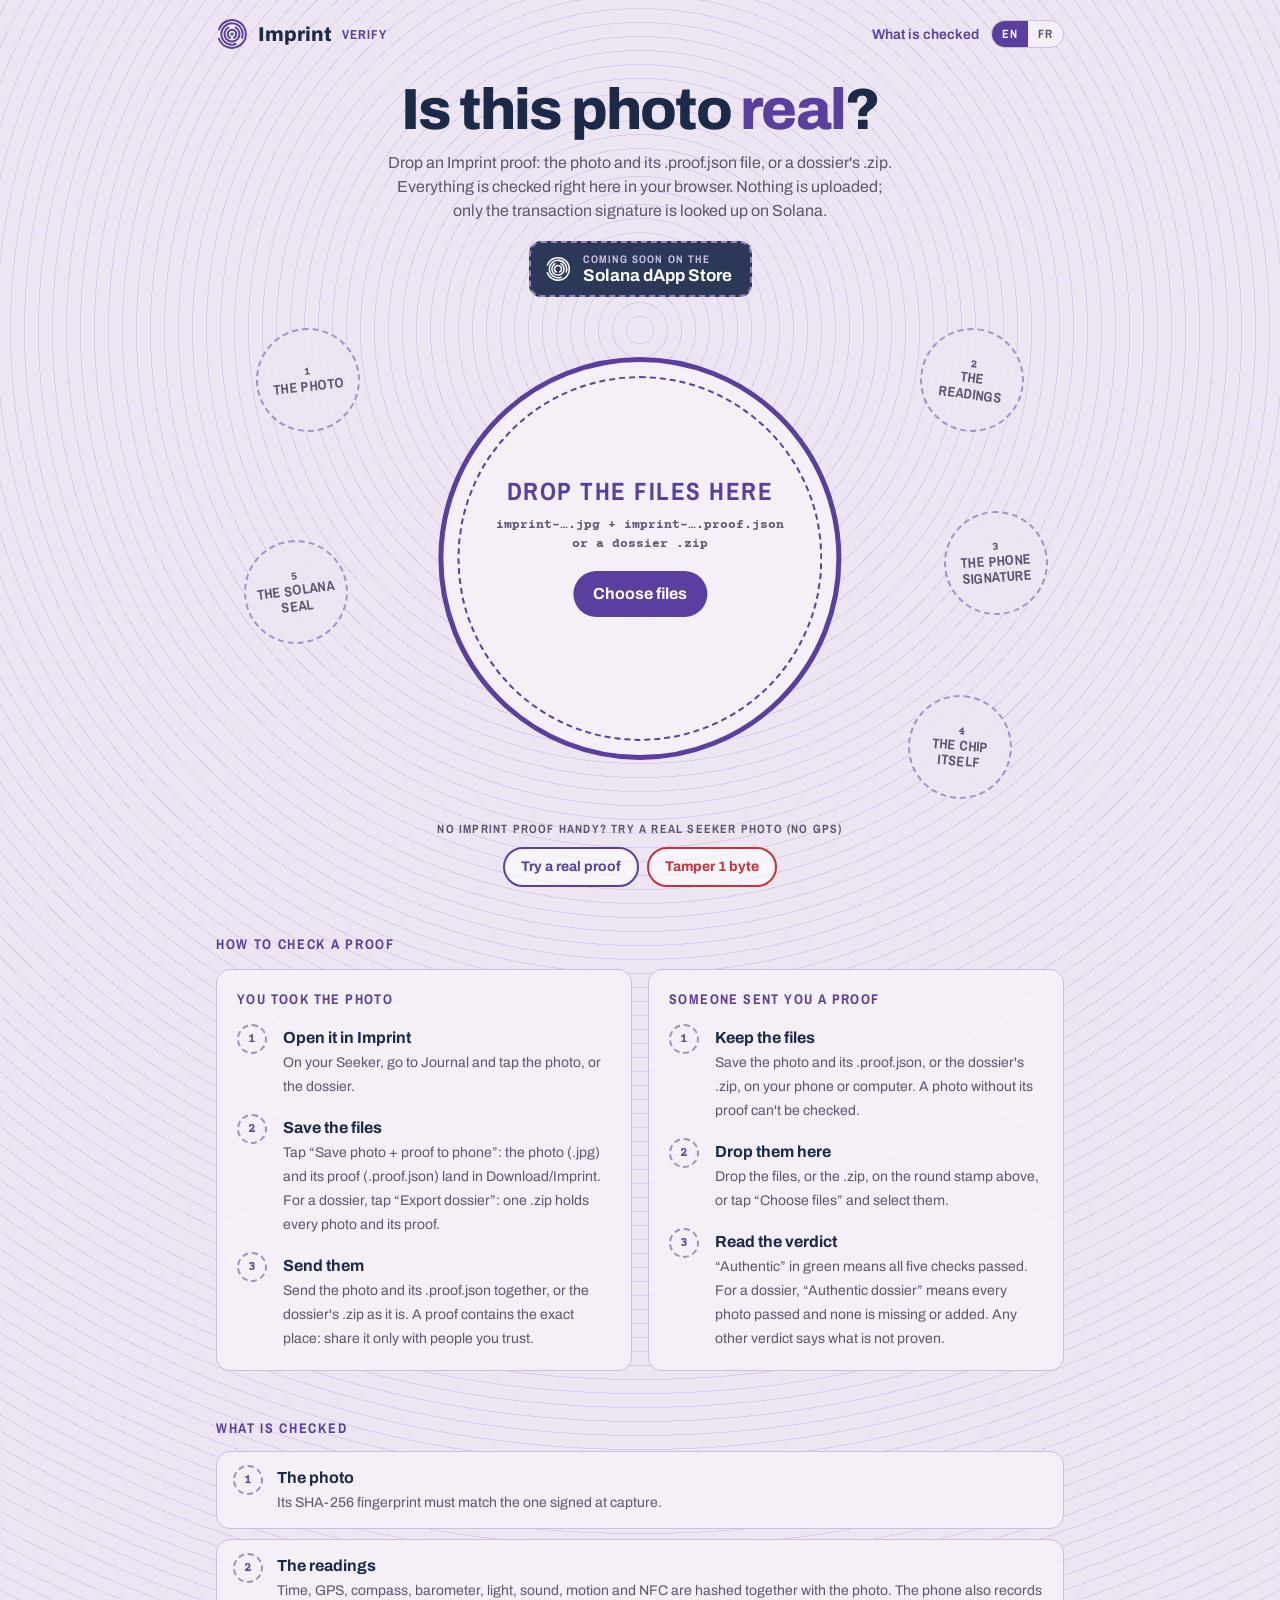
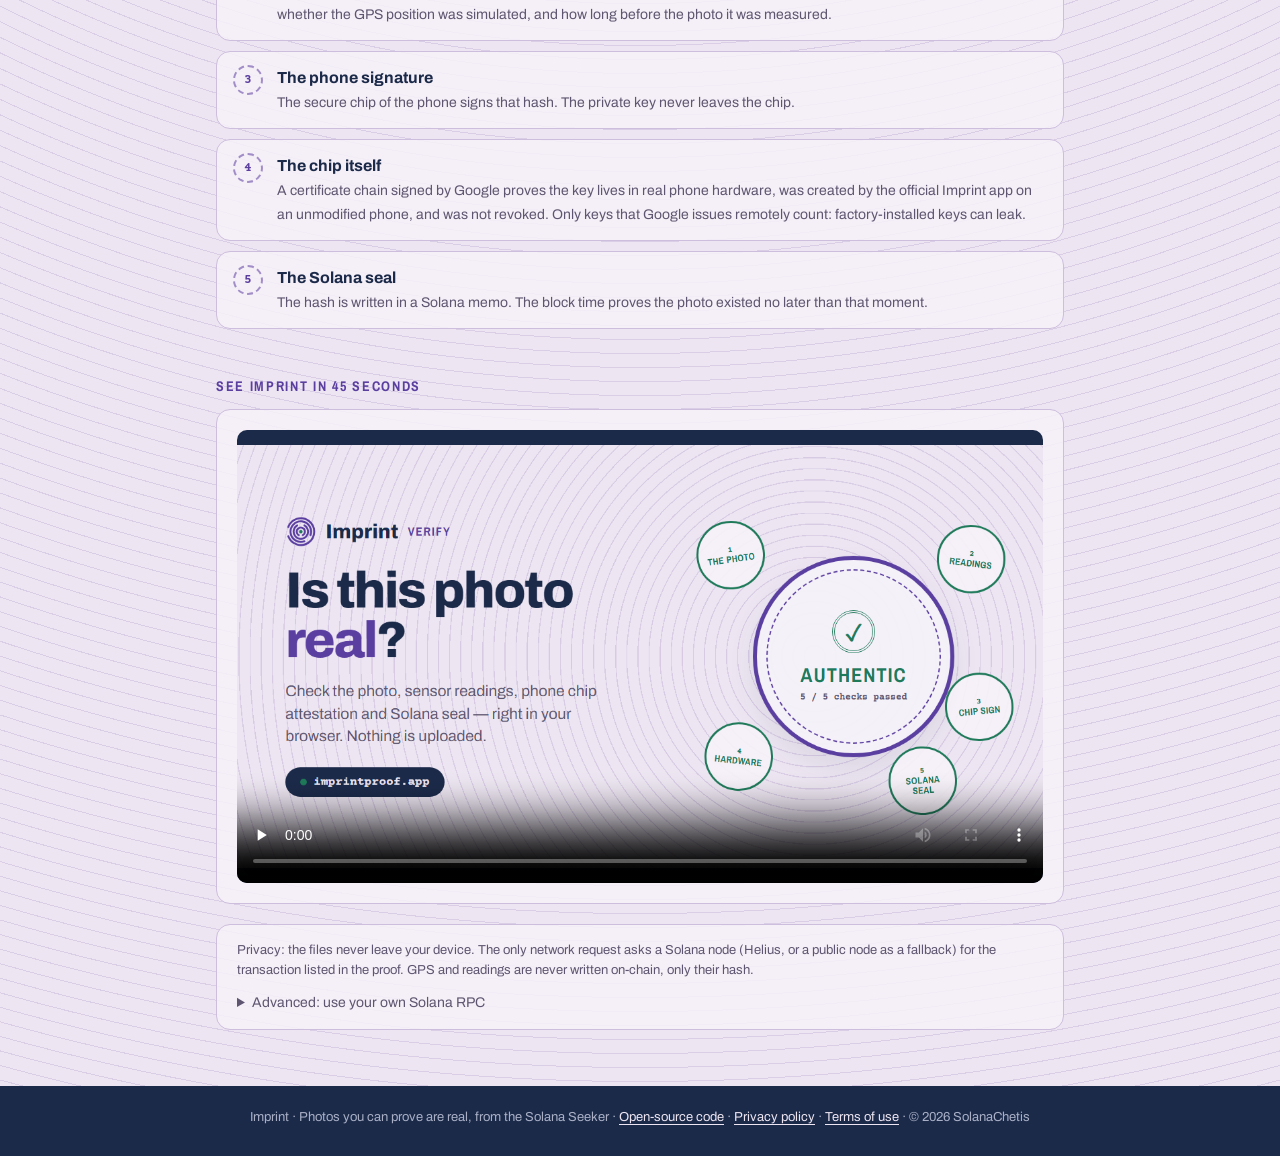
<file: index.html>
<!doctype html>
<html lang="en">
<head>
<meta charset="utf-8">
<meta name="viewport" content="width=device-width, initial-scale=1">
<meta http-equiv="Content-Security-Policy" content="default-src 'none'; img-src 'self' blob: data:; media-src 'self'; font-src 'self'; style-src 'unsafe-inline'; script-src 'unsafe-inline'; connect-src 'self' https:; base-uri 'none'; form-action 'none'">
<meta name="referrer" content="no-referrer">
<title>Imprint Verify</title>
<meta name="description" content="Verify an Imprint proof: photo, sensor readings, phone chip signature and Solana seal, checked in your browser.">
<link rel="canonical" href="https://imprintproof.app/">
<meta property="og:type" content="website">
<meta property="og:url" content="https://imprintproof.app/">
<meta property="og:site_name" content="Imprint">
<meta property="og:title" content="Imprint Verify — Is this photo real?">
<meta property="og:description" content="Drop an Imprint proof (.jpg + .proof.json, or dossier .zip) to check the photo, sensors, phone chip attestation and Solana seal right in your browser.">
<meta property="og:image" content="https://imprintproof.app/og-card.png">
<meta property="og:image:width" content="1200">
<meta property="og:image:height" content="630">
<meta name="twitter:card" content="summary_large_image">
<meta name="twitter:title" content="Imprint Verify — Is this photo real?">
<meta name="twitter:description" content="Check an Imprint photo proof locally in your browser: SHA-256, sensors, hardware chip attestation and Solana seal.">
<meta name="twitter:image" content="https://imprintproof.app/og-card.png">
<link rel="icon" href="data:image/svg+xml,%3Csvg xmlns='http://www.w3.org/2000/svg' viewBox='24 24 60 60'%3E%3Cpath d='M29.57,45.11 A26,26 0 1,1 29.57,62.89 M60.84,72.79 A20,20 0 1,1 72.79,60.84 M61,41.88 A14,14 0 1,1 47,41.88 M50,60.93 A8,8 0 1,1 58,60.93' fill='none' stroke='%235B3FA0' stroke-width='4' stroke-linecap='round'/%3E%3C/svg%3E">
<style>
  /* "Visa stamp" world, same as the app: a passport security page, stamp inks on navy text.
     Variable names are kept from the dark theme because the script reads some of them (--mint, --amber, --muted):
     --mint is now the green ink of a passed check. */
  @font-face { font-family: Archivo; src: url(fonts/archivo.woff2) format("woff2"); font-weight: 100 900; font-display: swap; }
  @font-face { font-family: "Archivo Narrow"; src: url(fonts/archivo-narrow.woff2) format("woff2"); font-weight: 400 700; font-display: swap; }
  @font-face { font-family: "Courier Prime"; src: url(fonts/courier-prime-bold.woff2) format("woff2"); font-weight: 700; font-display: swap; }
  :root {
    color-scheme: light;
    --bg: #ede6f2; --surface: #f6f1f9; --surface2: #e3d9ec; --outline: #cdbedd;
    --text: #1c2a4a; --muted: #5e5670; --mint: #1f7a5a; --purple: #5b3fa0; --cyan: #5b3fa0;
    --amber: #a35f0e; --danger: #c8323c; --navy: #1c2a4a;
    --mono: "Courier Prime", ui-monospace, "Cascadia Mono", Consolas, monospace;
    --narrow: "Archivo Narrow", "Arial Narrow", sans-serif;
  }
  * { box-sizing: border-box; }
  html, body { margin: 0; }
  body {
    background: var(--bg); color: var(--text);
    font: 16px/1.5 Archivo, system-ui, -apple-system, "Segoe UI", Roboto, sans-serif;
    -webkit-font-smoothing: antialiased;
    background-image: repeating-radial-gradient(circle at 50% 330px, transparent 0 13px, rgba(205,190,221,.6) 13px 14px);
  }
  ::selection { background: var(--purple); color: #fff; }
  a { color: var(--purple); text-underline-offset: 3px; }
  .wrap { max-width: 880px; margin: 0 auto; padding: 0 16px; }
  header { display: flex; align-items: center; justify-content: space-between; gap: 12px; padding: 18px 0; }
  .brand { display: flex; align-items: center; gap: 10px; font-weight: 800; font-size: 20px; }
  .brand small { font: 700 13px var(--narrow); text-transform: uppercase; letter-spacing: .08em; color: var(--purple); }
  .nav-right { display: flex; align-items: center; gap: 12px; }
  header a { font-weight: 600; font-size: 14px; text-decoration: none; }
  .lang-switch { display: inline-flex; border: 1.5px solid var(--outline); border-radius: 999px; background: rgba(246,241,249,.9); overflow: hidden; }
  .lang-switch button { border: 0; background: transparent; color: var(--muted); font: 700 12px var(--narrow); letter-spacing: .08em; padding: 5px 10px; cursor: pointer; }
  .lang-switch button.on { background: var(--purple); color: #fff; }
  .print-bar { display: flex; justify-content: flex-end; margin-top: 14px; }
  .print-bar .btn { height: 38px; padding: 0 16px; font-size: 14px; }
  .video-card { padding: 14px; }
  .video-card video { display: block; width: 100%; border-radius: 10px; background: var(--navy); aspect-ratio: 16 / 9; }
  @media print {
    body { background: #fff !important; background-image: none !important; }
    header .nav-right, h1, .lead, .store, .stage, .demo-bar, #use, #how, #video, .meta-box, footer, .print-bar, .linkbtn { display: none !important; }
    #results { margin-top: 0 !important; }
    .card, .verdict { background: #fff !important; break-inside: avoid; }
  }
  h1 { font-size: clamp(34px, 6vw, 58px); font-weight: 800; line-height: 1.02; margin: 12px 0 12px; letter-spacing: -.03em; text-align: center; }
  h1 span { color: var(--purple); }
  .lead { color: var(--muted); max-width: 56ch; margin: 0 auto; text-align: center; }
  h2 { font: 700 14px var(--narrow); text-transform: uppercase; letter-spacing: .12em; color: var(--purple); margin: 48px 0 14px; }
  .card { background: rgba(246,241,249,.88); border: 1.5px solid var(--outline); border-radius: 14px; padding: 20px; }

  /* The drop zone is the stamp pad; the five checks wait around it as unstruck stamps. */
  .stage { position: relative; width: min(600px, 100%); aspect-ratio: 1.25; margin: 22px auto 0; }
  #drop {
    position: absolute; top: 8%; bottom: 8%; left: 50%; aspect-ratio: 1; transform: translateX(-50%);
    border-radius: 50%; border: 5px solid var(--purple); background: rgba(246,241,249,.94); padding: 34px;
    display: flex; flex-direction: column; align-items: center; justify-content: center; text-align: center;
    transition: background .15s;
  }
  #drop::before { content: ""; position: absolute; inset: 14px; border-radius: 50%; border: 2px dashed var(--purple); pointer-events: none; }
  #drop.over { background: #e6dcf3; transform: translateX(-50%) scale(1.02); }
  #drop > * { position: relative; }
  #drop p { margin: 4px 0; }
  #drop #dropTitle b { font: 700 clamp(18px, 2.6vw, 25px) var(--narrow); text-transform: uppercase; letter-spacing: .06em; color: var(--purple); }
  #drop .hint { color: var(--muted); font-family: var(--mono); font-size: 13px; }
  .btns { display: flex; gap: 8px; justify-content: center; flex-wrap: wrap; margin-top: 12px; }
  .btn { border: 0; border-radius: 999px; padding: 0 20px; height: 46px; font: inherit; font-weight: 700; cursor: pointer; }
  .btn.primary { background: var(--purple); color: #fff; }
  .btn.ghost { background: rgba(255,255,255,.6); color: var(--purple); border: 2px solid var(--purple); }
  .btn.ghost.danger { color: var(--danger); border-color: var(--danger); }
  .btn:hover { filter: brightness(1.08); }
  .demo-bar { display: flex; flex-direction: column; align-items: center; gap: 10px; margin-top: 22px; text-align: center; }
  .demo-bar small { font: 700 12px var(--narrow); text-transform: uppercase; letter-spacing: .1em; color: var(--muted); }
  .demo-bar .btns { margin-top: 0; }
  .demo-bar .btn { height: 40px; padding: 0 16px; font-size: 14px; }
  .btn:focus-visible, summary:focus-visible, .linkbtn:focus-visible { outline: 2px solid var(--purple); outline-offset: 3px; }
  #status { color: var(--muted); text-align: center; min-height: 22px; margin: 8px 0 0; font-size: 14px; }
  #status.err { color: var(--danger); }
  .ring .ck {
    position: absolute; width: 104px; height: 104px; border-radius: 50%; border: 2.5px dashed rgba(91,63,160,.5);
    display: flex; flex-direction: column; align-items: center; justify-content: center; text-align: center; padding: 10px;
    background: rgba(237,230,242,.88); color: var(--muted); transition: color .2s, border-color .2s;
  }
  .ring .ck i { font: 700 12px var(--mono); font-style: normal; }
  .ring .ck b { font: 700 14px/1.1 var(--narrow); text-transform: uppercase; letter-spacing: .03em; }
  .ring .c1 { left: -14%; top: 2%; transform: rotate(-6deg); }
  .ring .c2 { right: -14%; top: 2%; transform: rotate(7deg); }
  .ring .c3 { right: -18%; top: 40%; transform: rotate(-4deg); }
  .ring .c4 { right: -12%; bottom: 0; transform: rotate(5deg); }
  .ring .c5 { left: -16%; top: 46%; transform: rotate(-8deg); }
  /* Struck: solid border in its ink, landing from above. */
  .ring .ck.s-ok, .ring .ck.s-fail, .ring .ck.s-none { border-style: solid; border-width: 3.5px; animation: strike .26s cubic-bezier(.2,.8,.2,1) both; }
  .ring .ck.s-ok { color: var(--mint); border-color: var(--mint); }
  .ring .ck.s-fail { color: var(--danger); border-color: var(--danger); }
  .ring .ck.s-none { color: var(--amber); border-color: var(--amber); }
  .ring .ck:nth-child(2) { animation-delay: .12s; } .ring .ck:nth-child(3) { animation-delay: .24s; }
  .ring .ck:nth-child(4) { animation-delay: .36s; } .ring .ck:nth-child(5) { animation-delay: .48s; }
  @keyframes strike { from { opacity: 0; scale: 1.5; } to { opacity: 1; scale: 1; } }
  @media (prefers-reduced-motion: reduce) { .ring .ck { animation: none !important; } }
  @media (max-width: 860px) {
    .stage { aspect-ratio: auto; margin-top: 18px; }
    #drop { position: relative; top: auto; bottom: auto; left: auto; transform: none; width: min(330px, 88vw); margin: 0 auto; padding: 30px; }
    #drop.over { transform: scale(1.02); }
    .ring { display: grid; grid-template-columns: 1fr 1fr; gap: 8px; margin-top: 18px; }
    .ring .ck { position: static; transform: none; width: auto; height: auto; border-radius: 10px; padding: 8px 10px; flex-direction: row; gap: 8px; justify-content: flex-start; text-align: left; }
    .ring .ck:last-child { grid-column: span 2; }
  }

  #results { display: none; margin-top: 32px; }
  #results.on { display: block; }
  .verdict { display: flex; gap: 16px; align-items: flex-start; border-radius: 14px; padding: 20px; border: 3px solid; background: rgba(246,241,249,.92); }
  .verdict .ico { flex: 0 0 auto; width: 46px; height: 46px; border-radius: 50%; display: grid; place-items: center; font-size: 22px; font-weight: 800; border: 3px double; }
  .verdict h3 { margin: 0 0 4px; font: 700 26px/1.1 var(--narrow); text-transform: uppercase; letter-spacing: .03em; }
  .verdict p { margin: 0; color: var(--muted); }
  .v-ok { border-color: var(--mint); } .v-ok h3, .v-ok .ico { color: var(--mint); }
  .v-warn { border-color: var(--amber); } .v-warn h3, .v-warn .ico { color: var(--amber); }
  .v-fail { border-color: var(--danger); } .v-fail h3, .v-fail .ico { color: var(--danger); }
  .grid2 { display: grid; grid-template-columns: minmax(0, 1fr) minmax(0, 1fr); gap: 16px; margin-top: 16px; }
  @media (max-width: 680px) { .grid2 { grid-template-columns: minmax(0, 1fr); } }
  .photo { padding: 0; overflow: hidden; display: flex; align-items: center; justify-content: center; min-height: 200px; align-self: start; }
  .photo img { display: block; width: 100%; height: auto; max-height: 560px; object-fit: contain; }
  .photo .none { color: var(--muted); padding: 20px; text-align: center; }
  .checks { list-style: none; margin: 0; padding: 0; }
  .checks li { display: flex; gap: 12px; padding: 12px 0; border-bottom: 1.5px dashed var(--outline); }
  .checks li:last-child { border-bottom: 0; }
  .dot { flex: 0 0 auto; width: 26px; height: 26px; border-radius: 50%; display: grid; place-items: center; font-size: 13px; font-weight: 800; margin-top: 1px; border: 2px solid; }
  .s-ok .dot { color: var(--mint); }
  .s-fail .dot { color: var(--danger); }
  .s-none .dot { color: var(--muted); border-style: dashed; }
  .s-warn .dot { color: var(--amber); }
  .checks b { display: block; }
  .checks .why { color: var(--muted); font-size: 14px; }
  .checks .detail { font-size: 13px; margin-top: 4px; }
  .s-fail .detail { color: var(--danger); } .s-warn .detail, .s-none .detail { color: var(--amber); }
  /* The label column never takes more than 45%: on a phone a long label used to squeeze values letter by letter. */
  dl.kv { display: grid; grid-template-columns: fit-content(45%) minmax(0, 1fr); gap: 8px 16px; margin: 0; font-size: 14px; }
  dl.kv dt { color: var(--muted); }
  dl.kv dd { margin: 0; overflow-wrap: anywhere; }
  @media (max-width: 520px) {
    dl.kv { grid-template-columns: minmax(0, 1fr); gap: 2px 0; }
    dl.kv dd { margin-bottom: 10px; }
  }
  /* Readings, Solana, chip and limits fold away under the verdict; one tap opens each. */
  details.fold { margin-top: 12px; padding: 0; }
  details.fold > summary { list-style: none; display: flex; align-items: center; gap: 8px; padding: 16px 20px; color: var(--text); font-size: 15px; }
  details.fold > summary::-webkit-details-marker { display: none; }
  details.fold > summary h4 { margin: 0; }
  details.fold > summary::after { content: "›"; margin-left: auto; color: var(--purple); font-size: 22px; line-height: 1; transition: transform .15s; }
  details.fold[open] > summary::after { transform: rotate(90deg); }
  details.fold > .body { padding: 0 20px 18px; }
  .linkbtn { background: none; border: 0; padding: 0; font: inherit; color: var(--purple); cursor: pointer; text-decoration: underline; text-underline-offset: 3px; }
  .mono { font-family: var(--mono); font-size: 13px; }
  .card h3, .card h4 { margin: 0 0 14px; font: 700 14px var(--narrow); text-transform: uppercase; letter-spacing: .1em; color: var(--purple); display: flex; align-items: center; gap: 8px; }
  .card h3 .tag, .card h4 .tag { font: 700 11px var(--narrow); color: var(--muted); border: 1.5px solid var(--outline); border-radius: 6px; padding: 1px 7px; }
  .note { color: var(--muted); font-size: 13px; margin: 14px 0 0; }
  .meta-box { margin-top: 20px; padding: 16px 20px; }
  .meta-box .note:first-child { margin-top: 0; }
  .meta-box details { margin-top: 12px; }
  .store { display: flex; justify-content: center; margin: 18px 0 0; }
  .store .badge { display: inline-flex; align-items: center; gap: 12px; background: var(--navy); color: #fff; border-radius: 12px; padding: 9px 18px 9px 14px; text-decoration: none; line-height: 1.15; }
  .store .badge svg { flex: none; }
  .store .badge small { display: block; font: 700 11px var(--narrow); text-transform: uppercase; letter-spacing: .1em; color: #c9bfe0; }
  .store .badge b { display: block; font-size: 17px; }
  .store .badge[aria-disabled="true"] { cursor: default; opacity: .92; border: 2px dashed #8f7bc4; }
  .ok-t { color: var(--mint); } .warn-t { color: var(--amber); } .fail-t { color: var(--danger); }
  .dgrid { display: grid; grid-template-columns: repeat(auto-fill, minmax(104px, 1fr)); gap: 10px; margin-top: 16px; }
  .dgrid button { position: relative; padding: 0; border: 1px solid var(--outline); border-radius: 10px; overflow: hidden; background: var(--surface2); cursor: pointer; }
  .dgrid button:focus-visible { outline: 2px solid var(--purple); outline-offset: 2px; }
  .dgrid img, .dgrid .none { display: block; width: 100%; aspect-ratio: 1; object-fit: cover; }
  .dgrid .none { display: grid; place-items: center; color: var(--muted); }
  .dgrid .w { position: absolute; top: 4px; right: 6px; background: var(--surface); border-radius: 6px; padding: 0 4px; }
  .steps { list-style: none; padding: 0; margin: 0; display: grid; gap: 10px; }
  .steps li { position: relative; padding: 14px 16px 14px 60px; }
  .steps li i { position: absolute; left: 16px; top: 13px; width: 30px; height: 30px; border-radius: 50%; border: 2px dashed rgba(91,63,160,.55); display: grid; place-items: center; font: 700 13px var(--mono); font-style: normal; color: var(--purple); }
  .card .steps { gap: 14px; }
  .card .steps li { padding: 4px 0 0 46px; }
  .card .steps li i { left: 0; top: 2px; }
  .steps b { display: block; }
  .steps span { color: var(--muted); font-size: 14px; }
  details { margin-top: 16px; }
  summary { cursor: pointer; color: var(--muted); font-size: 14px; }
  .rpc { display: flex; gap: 8px; margin-top: 10px; flex-wrap: wrap; }
  .rpc input { flex: 1 1 260px; min-width: 0; background: var(--surface); color: var(--text); border: 1.5px solid var(--outline); border-radius: 10px; padding: 9px 12px; font: 14px var(--mono); }
  .rpc input:focus { outline: 2px solid var(--purple); outline-offset: 1px; }
  footer { color: #a9b0c6; background: var(--navy); font-size: 13px; padding: 22px 16px 28px; margin-top: 56px; text-align: center; }
  footer a { color: #ede6f2; }
  .sr { position: absolute; width: 1px; height: 1px; overflow: hidden; clip: rect(0 0 0 0); }
</style>
</head>
<body>
<div class="wrap">
  <header>
    <div class="brand">
      <svg width="32" height="32" viewBox="24 24 60 60" aria-hidden="true">
        <path d="M29.57,45.11 A26,26 0 1,1 29.57,62.89 M60.84,72.79 A20,20 0 1,1 72.79,60.84 M61,41.88 A14,14 0 1,1 47,41.88 M50,60.93 A8,8 0 1,1 58,60.93" fill="none" stroke="#5B3FA0" stroke-width="3.6" stroke-linecap="round"/>
        <circle cx="54" cy="54" r="3" fill="#1F7A5A"/>
      </svg>
      Imprint <small>Verify</small>
    </div>
    <div class="nav-right">
      <a href="#how" data-i18n="howTitle"></a>
      <div class="lang-switch" role="group" aria-label="Language">
        <button type="button" id="langEn" class="on">EN</button>
        <button type="button" id="langFr">FR</button>
      </div>
    </div>
  </header>

  <main>
    <h1 data-i18n="heroTitle"></h1>
    <p class="lead" data-i18n="heroLead"></p>
    <!-- No store page exists yet: a non-clickable "coming soon" badge. When the app is live, turn this span into
         <a href="the real dApp Store link"> and change the two texts; never link before the page is real. -->
    <p class="store">
      <span class="badge" aria-disabled="true">
        <svg width="26" height="26" viewBox="24 24 60 60" aria-hidden="true">
          <path d="M29.57,45.11 A26,26 0 1,1 29.57,62.89 M60.84,72.79 A20,20 0 1,1 72.79,60.84 M61,41.88 A14,14 0 1,1 47,41.88 M50,60.93 A8,8 0 1,1 58,60.93" fill="none" stroke="#fff" stroke-width="3.6" stroke-linecap="round"/>
        </svg>
        <span><small data-i18n="storeSmall"></small><b data-i18n="storeBig"></b></span>
      </span>
    </p>

    <div class="stage">
      <section id="drop" aria-labelledby="dropTitle">
        <p id="dropTitle"><b data-i18n="dropTitle"></b></p>
        <p class="hint">imprint-….jpg + imprint-….proof.json<br>or a dossier .zip</p>
        <div class="btns">
          <button type="button" class="btn primary" id="pick" data-i18n="pick"></button>
        </div>
        <input type="file" id="file" multiple accept=".json,application/json,image/*,.zip,application/zip" class="sr" tabindex="-1">
        <p id="status" role="status" aria-live="polite"></p>
      </section>
      <!-- The five checks as stamps around the pad: struck in their ink once a proof has been checked. -->
      <div class="ring" id="ring" aria-hidden="true">
        <div class="ck c1" data-k="photo"><i>1</i><b data-i18n="how1t"></b></div>
        <div class="ck c2" data-k="payload"><i>2</i><b data-i18n="how2t"></b></div>
        <div class="ck c3" data-k="signature"><i>3</i><b data-i18n="how3t"></b></div>
        <div class="ck c4" data-k="attestation"><i>4</i><b data-i18n="how4t"></b></div>
        <div class="ck c5" data-k="chain"><i>5</i><b data-i18n="how5t"></b></div>
      </div>
    </div>

    <div class="demo-bar">
      <small data-i18n="demoLabel"></small>
      <div class="btns">
        <button type="button" class="btn ghost" id="demoReal" data-i18n="demoReal"></button>
        <button type="button" class="btn ghost danger" id="demoTamper" data-i18n="demoTamper"></button>
      </div>
    </div>

    <section id="results" aria-live="polite"></section>

    <!-- Explains the five checks before a proof is dropped; hidden once a result shows them. -->
    <!-- Step by step for first-timers: how to get the two files out of the app, then how to check them here. -->
    <section id="use">
      <h2 data-i18n="useTitle"></h2>
      <div class="grid2">
        <div class="card">
          <h3 data-i18n="useMine"></h3>
          <ol class="steps">
            <li><i>1</i><b data-i18n="useM1t"></b><span data-i18n="useM1"></span></li>
            <li><i>2</i><b data-i18n="useM2t"></b><span data-i18n="useM2"></span></li>
            <li><i>3</i><b data-i18n="useM3t"></b><span data-i18n="useM3"></span></li>
          </ol>
        </div>
        <div class="card">
          <h3 data-i18n="useTheirs"></h3>
          <ol class="steps">
            <li><i>1</i><b data-i18n="useT1t"></b><span data-i18n="useT1"></span></li>
            <li><i>2</i><b data-i18n="useT2t"></b><span data-i18n="useT2"></span></li>
            <li><i>3</i><b data-i18n="useT3t"></b><span data-i18n="useT3"></span></li>
          </ol>
        </div>
      </div>
    </section>

    <section id="how">
      <h2 data-i18n="howTitle"></h2>
      <ol class="steps">
        <li class="card"><i>1</i><b data-i18n="how1t"></b><span data-i18n="how1"></span></li>
        <li class="card"><i>2</i><b data-i18n="how2t"></b><span data-i18n="how2"></span></li>
        <li class="card"><i>3</i><b data-i18n="how3t"></b><span data-i18n="how3"></span></li>
        <li class="card"><i>4</i><b data-i18n="how4t"></b><span data-i18n="how4"></span></li>
        <li class="card"><i>5</i><b data-i18n="how5t"></b><span data-i18n="how5"></span></li>
      </ol>
    </section>
    <section id="video">
      <h2 data-i18n="videoTitle"></h2>
      <div class="card video-card">
        <video src="demo/imprint-promo-en.mp4" poster="og-card.png" controls preload="none" playsinline></video>
      </div>
    </section>

    <div class="card meta-box">
      <p class="note" data-i18n="privacy"></p>

      <details>
        <summary data-i18n="advanced"></summary>
        <p class="note" data-i18n="rpcHelp"></p>
        <div class="rpc">
          <label for="rpc" class="sr">Custom Solana RPC URL</label>
          <input id="rpc" type="url" inputmode="url" placeholder="https://…" aria-label="Custom Solana RPC URL" spellcheck="false" autocomplete="off">
        </div>
      </details>
    </div>
  </main>
</div>
<footer>
  <span data-i18n="footer"></span> · <a href="https://github.com/solanachetis/imprint-verify" target="_blank" rel="noopener noreferrer" data-i18n="openSource"></a> · <a href="privacy.html" data-i18n="privacyLink"></a> · <a href="terms.html" data-i18n="termsLink"></a> · © 2026 SolanaChetis
</footer>
<script>
"use strict";

/* ---------- Constants ---------- */

const MEMO_PREFIX = "imprint:v1:sha256:";
const DOSSIER_MEMO_PREFIX = "imprint:v1:dossier:sha256:";
const KEY_CHALLENGE = "imprint-device-key";
// Imprint seal fee: SKR burned and paid to the treasury (or SOL when the wallet has no SKR).
const SKR_MINT = "SKRbvo6Gf7GondiT3BbTfuRDPqLWei4j2Qy2NPGZhW3";
const TREASURY = "ExH22MBBZ3qg3Qg5A4uNicxLJTt1Cs1gBjjKK8XngFtM";
const TREASURY_SKR = "9dxQMwwcd2d8zBU9DWw8ynHzeNUz95e4QRxiKGgZDakM";
// Same tolerance as the app: phone clock vs satellite time.
const CLOCK_TOLERANCE_MS = 2 * 60000;
// Same threshold as the app: a position measured longer than this before the photo may not be the capture place.
const STALE_FIX_MS = 2 * 60000;
const APP_PACKAGE = "fr.chetis.imprint";
// SHA-256 of the release signing certificate (CN=Imprint, O=Chetis, C=FR).
const APP_SIGNER = "e04b56896ffec9b1e0d028a94db7c716a225ecfe81ea6f01cb5c46753a5a6ca7";
const ATTESTATION_OID = "1.3.6.1.4.1.11129.2.1.17";
// SHA-256 of the SubjectPublicKeyInfo of Google's hardware attestation roots
// (developer.android.com/privacy-and-security/security-key-attestation).
// rkp: Google signs every certificate below it remotely (Remote Key Provisioning), short-lived and never in a
// file on the phone. The RSA root also signs attestation keys installed at the factory: those "keyboxes" leak
// and are traded to fake attestations, so a chain ending there is not enough for "Authentic". The Seeker uses RKP.
const GOOGLE_ROOTS = {
  "feb2ea7551ee316ed4bb443c8293b884dbfdea40b603ee3e4f4a897e4580fbae": { name: "Google RSA-4096", rkp: false },
  "3ee44512a1af2beb39c889490c60ea3f82e43f5d5a5532f5ab9419f676cd07ec": { name: "Google Key Attestation CA1 (P-384)", rkp: true },
};
const MAINNET_GENESIS = "5eykt4UsFv8P8NJdTREpY1vzqKqZKvdpKuc147dw2N9d";
// Past this age the revocation list is flagged: a key revoked since then would not be caught.
const REVOCATIONS_MAX_AGE_DAYS = 14;
// Serial numbers Google revoked or suspended (android.googleapis.com/attestation/status). That list cannot be
// fetched from a web page (no CORS): revocations.json next to this page is refreshed daily by the site's
// GitHub Action (update-revocations.py), and this embedded copy is the fallback when that file can't be read.
const REVOKED_DATE = "2026-10-11";
const REVOKED = new Set("10023936558530442420 10036360674745445209 10054463320693306896 10151534552652491358 10157648723339399158 10165912335281309620 10182630751496984110 10210924765282876589 10211210171941726332 10219798633894835429 10226047386288991724 10307937497649959568 10359833041203958171 10366491491059815913 10371868144541985161 10386951761120887857 10388667388998919914 1042692182988543064 10430052664608158840 10455742914461326988 10461492875437061652 10478051501886118140 10503640485383225508 10503725523830304740 1051246719628187981 10515316999625153609 10520654472332114603 10559c58de0bf1e222be441a0d178e2 1056928670469974029 1057240240538259577 10588157332417374689 10590419535208261705 10623557657433978240 10628994157453962498 10631151104397693527 10658388162885226188 10667604468364060721 10669194327302401006 10669975075318677953 10696134136102907523 10718933086896468373 1071ae52948bd4411299b22f98d692d1 10755148690298972126 10843619390107158798 10845561047281622937 1084705286101344821 10855771135573253987 10856886965364827608 10870833198429780968 1089301f22f71a98b1ff169dcabee5af 10894974863040932297 10923918505980797867 10932084811022874750 10948196528529272707 10962156029558380693 10970760747142499724 10987203695478596553 10997554208317698753 10bee388f4a7e5834ca807240b0ddf4b 10ca2db04a3538e905edd00f804d8649 11004354893796124535 1100c01705cf01afba09f4969c659705 11020791951271937866 11021247239387126276 11088723024112326817 11094573067901655346 11131729192210368711 11139898914057322454 11204394266010843113 11208952941045839933 11231722307852259634 11236906127068129534 11244410301401252959 11246999805035486387 11250226164724296770 1125189907693795142 11295137960653426978 11313542145862450150 11320786801945374527 11339079158700393097 11343029270043769652 11385396130763420296 11387632805333568160 11392191266947904823 11399862499329175696 11410084533003518131 11426090564971154373 11446673340309325834 11481610630634287040 11512276038777726519 1155490620940983400 11556268931938439440 11573248582102990472 11583477599706239186 11610935928638367897 11619874356085575617 11621262906739291933 11624990138741648241 11633955053719638886 1163679018842912827 11636949311683074888 11648272088908549083 11703829924370571030 11733351138301101177 11743167819662902408 1174969750625501919 11754774816133914731 117641643700904756 11767279525362412902 11773818262460943534 1178038086740859843 11786091504502396114 11788250767556650409 11793270943335100104 11817991001385968741 1185021245022207357 11851637185500813619 11864459874847653949 11874732748150701975 11916447193879051189 11918519357273683794 11926424219521619799 11947062695455535306 11947125996355802600 11985225948901866286 11995874578710510095 119e72132a781e012ce7a8e68533b140 12017306725415636169 12026999060325170196 12041006160347709930 1205036314168619843 12082992373841950556 12094654903452998366 12097639883054175609 12098947777634431853 12108331042154110628 12124067154144869908 12125784661527187581 12139230682136140379 1213939474804579798 121431651638244601 12192488375890257623 1219e1543a92a9d2cae73a61625e9aab 12213856392806142261 122520385525670372 1226058178906347971 1228286566665971148 12288226543848164915 12298939580228515010 12304988636299822884 12308346969947379602 12315714480640813453 12327620949908374012 12347411428157333921 12365028775357944392 12378906362028415651 12382760887107677506 12412861312283377620 12439097412743619723 12440699974482646153 12450719621303624609 12489614005608467205 12494300043652991895 12537545664770343750 12547921473810742519 12561873826043898789 1257582226115082010 12666018646569633770 12668387747158417143 1266989c9955f471ada93e8b782d2c0f 12685566618912378853 12693548162402959756 1270825939118342071 12711003165437899524 12714164435721273876 12727882769221521191 12738228678281827730 12740123250902511353 12750535224764473269 12766508004442517294 12813875667693461525 1282008532514910115 12839798118613948296 12850134514334640470 12866531696646603106 12866679176397116854 12881272616687903744 12884658342597445016 12894216054197351841 12895023700217504488 12909308402465404863 12929480697175245848 12938462621711062726 12950630708617685644 12958730390904191521 12974074729369778615 12993233471673097386 12b3c54faded363da2e98b3e5551fb5 13016126258231215997 13021040318172441195 13063048137843225758 13073665550363658569 13104629854399997016 13108834261411770917 13126455043611858051 13144641322120335079 13158167003445780030 13159914788299245104 13177714475364809858 13203273137387840871 13208021490800717034 13225566063780025714 13227372165268306933 13236578287075960840 13248733163135609423 1326159620664152793 13262589442095334724 13270118151786508748 1328245255666024495 13299165965559502092 13307128211442885806 133149eb867d7d1cdb6a3555bb5489ad 13325600579469253471 13348091602249849805 13351543309124393673 13361542902277157563 13366807907856598126 13372311372410136237 13376476930900514844 13441972794592342963 13443865958562313610 13444704245572892424 13449635f3095cc0a7491bcaa11c9eb5 13463063328981244040 13478723519430940204 13484381473217114639 13487917262656397992 13503260129030804995 1350561415378564440 13509178331638261369 13554058501592369784 13556355866894425222 13583584461733590426 13598415209206155272 13599046083946479996 13616625207942579892 13622725587770745035 13643728516653640363 13672903365956275417 13711913594309760306 13742907873369814442 13754373405743288687 1377630786971836265 1378596816822049706 13791718860221210775 13802469873676260745 13808834353403430099 1380a36b8e15b90428a50a83744fdee7 13816906113985538291 13838685811062520234 13842383135548544709 13923942323265098979 13928929639211242692 13965740041072508681 1396669393441019817 13984941105194939177 14000298514891905504 14044585766286025501 14061844977130087294 14089190846422478751 14091859884736110660 14096919803101624708 14117867490237308293 14129494503727708763 14133948743658414510 14138404312546869696 14138857243207454896 14153232148478076844 14158367028864484617 1415893393487464817 14159589219790376395 14178673755850035546 1418752286162894584 14191869834556450245 14198390392298245840 14223735860583184979 14243129576127828603 14274720142416487211 14276430278421030590 14283460707808447725 14286825102022472874 14302672516830334768 1440276514173143642 14423003903688859038 14424249009018232651 14441488828221950432 14456131005212888888 14497459333072564120 1452953562818154128 14556792210715622716 14629235450808822995 1464019828488724259 14640938648747537821 14680182036657129094 1471850772787092846 14734908615539204029 14748915730585814559 1476c32be5b4788386062ca1d6a3ec01 1479240847393204011 14803998145538567806 14813405412631444771 14817510909701213406 14819059798190023184 14819540093924744456 14878995176060583154 14923883194495867925 1493168883630049156 14939597911001240500 14943253053993834378 14950116763454956609 14952269824323253933 14954278535866762424 14962926928628128681 14966682278936584940 1497138949090246232 14988324393690617044 14c19cf0dc87c31b02b4e35e35359d6a 14e38b3979edef06d0e95b7131a08b22 1507462507946346962 15075505255666828048 15090815292607871240 15093573341101648315 15105908452061857335 15137939574581789583 15172445855294190836 15174630402361350273 15186824504550983658 15201927663533532422 15217257688234268754 15237602838318511633 15255453077870761064 1527982042581820614 15282787245290348368 15304424745846567057 15306873125351765021 1531526806337447631 15346629759498347257 15346992428359239506 15443728027744674372 1545991490585406285 15476896354558188036 15489222854939603791 15510740886364958753 15540274449928055820 15541794644538864372 15543333169867679775 15544873590417730886 15608854798728901149 15616293595454339425 15622803546746278062 15709046292275832488 15731961713592405790 15735730174267438273 15740840925928057374 1574398416009541551 15754136879424760507 15764292995864333197 15771272847795181104 15783291925226266668 15794191584265602614 15844101039504607786 15851093099150490149 1585354944530892645 15912351554005605136 15921532954798316750 15928591800696498753 15941200544319960943 15946210378314886776 15947460291329884115 15949072560434705647 15950000780909930300 15971712673171099023 15e50f1bf3b64699e0a7a3cfb5ece22 16029080075788417340 16033264165655702987 16083688311809392027 16123064628595456725 16145522964484803984 16147705152937096821 16151293829708096214 16164959107931297990 16166206677093325219 16177501592008491498 16207745822015386703 16238689046636076300 16279865861478413754 16289592873577326104 1631231031743678035 16314893215351939417 163221648729987128 16355745747728464669 1635f112314b435298d4a1801809b5b6 1636121710021447406 16392576854441187415 16401128515427511823 16415197291181805823 16417416155003088934 16420502866464731957 164302e5d7166365944d6d5a484a22f6 16432838779229631789 16456899289897394777 16465707362485555038 16489576912621229382 16519581990451159700 16523885828266638376 1653831828391703419 1653902323508258478 1657009719460706003 16619986970074733637 16623831713806747857 1666861934994215943 1668086897009702941 16720587277114481917 1673152882458880174 16732073627698835403 16738628654716464919 16750824668855670849 16751907249449052266 16764302296790793288 16775908637767957587 16799496319142405818 16847481250324491724 16867976188250038576 16896272140028785693 16912160981546642841 16923467952436143015 16932cc7a3865cea312d84702032b55e 16949723272978169937 16963383541113119838 16964934668758645558 16969857508364139166 16970836750068880395 16978647816055228152 16981179658119560111 1698420960673666191 16986256465740919702 17028838969182661671 17034408322946736983 17061596236968583998 17083988680898330322 17092629720176441172 17118167053909861713 17125952077324223483 17134163023937622431 17166447925880677753 17205637386114826734 17238018999084429581 17250654822168542743 17259279288015542168 17275376463061255666 17281477583074560859 17322925731571151656 17342033108574180851 17346013386575366514 17380573025504143 17429495249145815331 17429552170789960129 17437696269731004568 1746563a69271c1b2a22d4339124b2a3 17471682139930361099 1752476925403482864 17531757111750907516 17532707713204912201 17548287312005733056 17573046711577141589 17578833306264440815 17591370183096096748 17611167200590548471 17614719585517836521 17617756295375637730 1763196739707640694 1765470235229526865 17686781759454046463 17763536388831665418 17764646277916293097 17775704036672684559 17781464146189300114 17784500337716305533 17788833436241575035 17810662769317925854 17815072069125310254 17844940152848638528 17861599165324114922 17881384239267060457 17914952690339550116 17938153420901311612 18017139757995036617 18044218181446213226 18065947661702255587 18067698762439085170 18092278167672064165 18112454405566794601 18127040716910446400 18140647132090162647 18154252358500841010 18184297482379672095 18199509147712192128 1820676521795154355 18207673658158413385 18233080163673465153 18235090640525562043 18252850908762815735 18271488747603317775 18325290250999405838 18333910997658512402 18338809578830286245 18348015637441004816 18353630940606423474 1879064933324107303 190680988733074880 1915331135472335973 1916843696751721109 1933685285002516073 1948b1f11ae6b513949d71d85462161f 1954785483012959664 1961a915b048a8a457f3cf134cac94a1 1965830602886501821 199057101012992147 1999654973970450856 199e5dcaf566a0e3ef9066f305e756ca 1ae2ba1ba985e8a55a3b617172e61537 1af3b8c5427453b6937ae0bcb6fe447f 1c1c654a9f4c911f55180ebc8c6fe337 1c94ce366c473a12088308148b7dc866 1cd8e467497e9ef0ada5bf15c9f922de 1d9221ebb6a51aebbebf6ed7fbaba96b 1e2e196b863817cc0d71fa1122f1a06d 1e97cdff9138d7f21fc9267eb37b676c 1ec0d244d33deb30dd81e930b2adac02 1f4363f4acefdf83ae59202b934cead9 1f65874597902754162cd143a8187ab6 1fac7a0e630aca898bbfcdd08fabe961 1fbbfea365ba6c9bb4255153d19f0b8d 2002439975780784871 2036103400951746695 203667797246764962 2043570936370924916 20581dbacd135140e41ce15fa4820589 2058929095613872674 205941609533867482 207950344729808958 2084693906571218416 208f5008c39038a7105aa3d2ccfa8f76 2098235926856682752 20c6af508272184d8dcae68f145835d0 20d09b6f05a4155c403c49e42b3918f0 2103969774430070906 2105854492919804843 2108478663166389120 2112119863012824985 211f135c362ed16f7d1af36c21c631bb 2121480040206509646 2158993683179455671 2180198242210128636 2217036293500859312 224403031710863989 2281815231867254003 2305953910318018828 2325436810252348399 2330e5e1e0a351ab4fc74c464ce88ed3 2332493357804808652 2333138298448348224 2340215094190005217 2340600689147915979 2365803809956636991 2414749361806573685 2441400622645777626 2448745737464712437 2451894316101588135 247aea054c0ee0327d15b3f11b5dd943 2493562cbaca7b1bb3218598123e2ef0 2496041401547087770 24b08e455268f973f79e8af13419a04f 24d407abdcb818b82418df9075f0ff44 24dfdad1b3579f04e54712e11b270488 24e6c13f4999fa3924e08994257323de 24f335f9b5689024e40bc0a680b85a0d 24f7bff38ae38534a66dd409a15018d3 2500054701358369151 2511561409177005300 2517683954090094066 2540354691047989632 25601477887622945 2577620748261522555 2600c3f9b352130017f198e556d57a52 2602045008040826055 2610722164823401236 2621004353020741590 2626986754774414337 263571180357031733 263c56c9661db1056077c41533e9273a 2678124270885285508 2685517076287999755 2689876706098565391 2699993f044a210baa2a6ef30eb1ec8f 26bfe6fec8eb3f72ffef47b9bed40ad5 26c5fece342f7f0c3ad15e9eed3ac60 2734249766672844482 275996957950403990 2768878a858bffb3af12180a1ee5ed7a 2768891787792067213 2775678662643671941 27ed27b2a8c46be59c98ea4711d0dc5f 281769c1f1916a8e37646f7863294ce9 2820053835759677968 282c6620850d3ee8f48fa6cbf7c40b36 2854910309230616064 2863739566415969992 2872673238881270298 289a23b00983fe0f44c08f695c85320b 28a18b4f04d8e0ba1469e6f08128eb1 28b892a252632fc59b435345b4f24c6a 2926930194849214739 2964558319508447851 2967793327131926569 2969505108048152798 2974222033341634612 2975e3f59a67e034d4bd451b927f1d27 297a0c96bc43c49b06a62504973af84c 2980282640739128821 2985899474217541918 2999918015350439217 2a0a6263dcc251931100f4e7c1ea47ee 2a20089c6bc09179b28fa91542065d91 2a305e8eda6380f554ab0964f62ff187 2a6fef545d4b8578bafb8245408fee26 2aa154fa2ddb4ca5303b517b5be1b6c6 2b0a09a69c59b482ddb8a21786fdd439 2b87baacd6338c76c0dd43c8a4a634d8 2c3333350ff7fe82eb92326dbc5a8343 2c371dbe2134dae8a628181493214940 2c7e7b840ab9683f7ae782fd933a7d4a 2c9dfc307d5c83a8dd5013da6ac969f0 2cbcad764e5750028a5f0260b2661f7f 2cf66a251b227a1b9ed6d4e019ea6b36 2d1b9bffc223503cde80405a71765905 2e028083625fd6ef9f74637ff449da5a 2f7e1dd99a063e16aceefa3e6d681575 2f943c79472ed888b34d169b42831c98 3010000535011146404 3026ca29146611617e05e321600aaf3f 3041023b002301bb25b41dc01c83bddc 3057108487802651567 3060172519121275631 30d9c1c5524174bfbf439e9e73cdb79d 3103615013196461930 3106306f29d13aef6a388d72e8e7bbab 3134375609477012285 3136911470354531551 3140841167294297979 3154d0663898188cca623ad25bc7271d 3177d1aafc14b92a33cd42c652d30692 3186422411496792463 31b9588015bfba8e5b2762c87fb083cd 3200357748551199252 3207438651777393527 3220701687493395303 3222672929701764054 3249146971187585601 3253987101493895202 325cb9fb9a68828bd3e827f02e829243 32704883a52c516fe88cfe2543b8793d 331343401599225891 331fa3b0bc8f1899dd70bcb1a364c312 3348342077659161193 33554d4e522d915d5dadf16f907c50f7 3356967824233069607 335f0f453bd765f31eb9315a4503b248 3369217829809644472 3369b9d3cb8a0480bfea497c701e9893 338b275a6333cc1b59888acf75527802 33bb605c360d72914425fc7e0f468e98 33c18997768f13c04f7b81679632bf65 33d367c4f4e2ce7e51fd5dac92da62bc 3439b76c89282dadba8d72bf6e1091b9 3442276642933601573 3462898713538971500 3469314107818190283 3472939056772264175 3492469437441115310 34b4a0d417b0ed62fd51624640d6824d 3503293220075342146 3513800110905757424 3551962342908689294 3552573385834796777 3556819627137484722 3557c27e3615017ab8c7d2b4edf5a10f 356158660562279081 3596539850627881994 35e33658830beee70249c7f3d803c52b 35fbbc21fed23e623c4782bae323f4b1 3608dce8be06a8c95a9f030e1a4f4d65 3630625609915174077 3632934148483647661 3633852058906365898 363b58d384617214952393ee0f0769e7 3642e8ebda76a49229811a336135a82c 3644717209372610241 3693975659964515917 36d7d8542e790c0db4265ddccb0d48cd 3701062711171616313 3703917662393238539 3707baca633c5cccb565a90452b074c9 3716712199382672120 3751979701730164589 3776381504302433477 37da52dd522cc7653bb36f77547c6b66 3800154246956590317 3803399066106195372 381aaae7e2e70291c926d904228e325f 3823710094411334635 3841480909321250032 3846781776390735773 3863330030684067428 3867650779728870809 3882667606589968590 3890844563203715886 3897752522589381976 38bf5e098b9b9ffcccb7eee84fb9c09c 38caf4030c4a20362f1b97923540334d 3927336026342535187 39473cc0a44911d10a38971286650ad 3949279890763234464 3960050646685267161 399eee0281d80b2f0bae43fdac3bc0a3 39cff2ad37226a5b3d680f4156eaddc5 3a503c3608f009489fb5441fced08510 3aaafc2be36e33757944c687e08565dd 3ad7c8ce7e40fb9a0e8b73ade850d3e1 3adb958768d10e087f318860c3552e53 3b2c71a24f20eee5d71d51cd8533d188 3b94b877b8d36ae768cd91fa5006ccdb 3bbbbd83aa163125a86e900730bc9f53 3c97bc8b128e27bd86dedbc356799368 3cc2065cd9d758b7b4ccb42f67f310e1 3cc22ee29faeb1f88678172e3580169b 3d167f1f5cbb6a7d04db147133e4c4d 3d57d2e473621e036acd8acc6c1cff82 3d8cbfb0f47429cc8165cf175e239a20 3da1dc524b8324ce144fd77b53897f57 3ec3e740a09fc63de719ed99dde9001 3ee622a0ecbd09ac188f5c4855a619f 3ef2120badfb6ee01a9063b83725fc4c 3f67d4a64b143bc3d3f6a9510bcb91f4 3fb1d8dfe3d1f1a736309548379fa8b3 3fb20486820209dfe653cdd949f30299 4001041980790475872 403278b81beaefa2e1ed5f3cf34ea4a9 4052208266068406503 4061523374141050955 4069366359021527949 4079b8daceb536da9e2de0264b7af284 407d5f958d5fc95972cac240a900aa48 40a987951a45ead9ab2d4e3ab55bfc86 40ac2db283366856d3dd06df0e56d7fa 4107973426586205194 4117092961177116291 412029111cb4543565023ca5d4c6d11c 4133931105009617417 4149729170845317739 4157570539419464511 418dfed21da23472c85b22604dfe3e70 4190734131941970078 41ac76246ea2f26ed43e5c2078eccc14 41b1f11f6de77ff833c4587b25696082 41d46d7986af544bc236bf833bded3a7 422e4c7fa947a2c67a5f3cbb5ce1dd61 4244112697541675905 4244194439563509169 4245666708619245000 4246735952745635362 424ab07c0f341f6a01fdb4d34798dd05 4254147825792286061 4257270056053004015 42623f758b244b077f6673018f72f6fa 4271430637556221188 4274076a3016a000fc9198137d495452 4350988849091209304 435f04d984cebaa7757b312a5f943067 4373482b09e5d1c30144d74de4ed24c8 4393895627937872466 4395484237900433375 43a65376e35524afc045906d7071cdf7 43cf4aa6e5d9744dd436d9d5ef1391cd 43de5a22442aab64f21b36b8cf1aabc5 4403661617670347298 441619daeecc4f6c87475c2f20379cb0 4448127872971812347 4466280473208039047 4482296225297529573 44854b78cc2ea46c8eea11767a45740c 44ae5748fa318032ae1b5abca0adf107 44b574ecab8279e9dd7db8ef4c1e5fbd 44e5cae6c2fda3702ecf9a833f91b429 4500443852310746091 4507699620177564323 45167a59884ec2214891308666294d94 452cd762f790c607b69946c27e383a4b 4537107101591365493 4556706436870875570 457a612fd7e053298c4ee9d4b7691f44 4585112902792401582 4589986392077207171 4596326472739479633 4601406337160575524 46061c0a2e0c3e8824b493b516bf443c 4610fefcaafda9d716930e54868c1b37 4613727233318672247 46329478a53ce7fa3b0339d4bf075498 46459cd05847f537c3c7723e25281394 4648453603379027456 4652773004182919035 4662130574956547233 4671420421077182141 4699063862646086612 46b1bc8978bdd26be1a01e3241a2f132 471c7df99cf520e073a3f3abe48990bb 4722071905782261079 4730217778601012084 4752492473328021080 4754188387179831718 4761357520814540410 476860a2ea20f8112cf0bec8c845663b 4771722278105691179 47720c5ce545f6e257f027f8559418b8 4774604430491764237 4775152230268351286 4777528291804108106 4781922103321455509 4787674494226554952 4798033116238914812 47e95a8fff5133b9b2c83c0354c0dd24 480415828407507926 480604181613153693 482165607659389496 482402277739851513 4850150526033902579 4876716351737736874 487dcac1af86ff04ae7b1b9cdd521f9 4887373222093342322 48deb4be2f87a3af69453a83a99a0abd 4941276985384179001 4948035297455984889 4960482075907400864 497cef32a39b3ab59a5e4f540b5c6a04 49a3cca479f919f7e2eecd46ba03f18c 49c141a849df35acb6aaede2226f9e9b 4a359c9bec46babfbf94a2fe01c835bb 4a8da09429f03c9bdcc1fe9d944a4460 4a910c4d69c595b6d5c2721cf791704d 4aecbb55ac95669cbd322a709f8b8242 4af139f08ad9fa91edd693a995525093 4b5e251c6bce9ff501399172b29b3fc8 4b74de0fbf19982030e2b18e022816dd 4b7f33db15d04ce1736768dbad021261 4ba0cf54d4e41ac1b7d5e73d79549c68 4be08979d68acd09934104b6bd2edda5 4c40d55668244c65f690acd61040c369 4c665ca6ca9a6671ea6c8c75f491dca 4c8efd52b8b3a5854033e26ee939399c 4c96df749aba51868e25fa11fdb45471 4cef045948674ffca25849dcbd5ab1b4 4d00b5def81144c7b9feb069ae89eb43 4d12fb192418eee5a947c0d70ab006d7 4d596379c81bfb70ba69b07bdc58f3f2 4d818d8a042b22646a42c395e5c86d6 4d9fbd4e54a52cd3a816b5de9d3f385d 4e8df84b0a2c3bc222eee317c88cd7ae 4eb8d98cf407ee51d8c9116a23e17bf0 4f12a3c434511ac5c772c8a068605394 4f2a352a042de481d9830c27a7777cf 4f2db225d3384d2b9157941accf3ff6e 4f327688e1a85e71955cefd696336b91 4f9a18bc60b33deaf47659718c8e46f3 4fdb1abf5d093c9d38a9b1211d3a4c5b 4fe39896504ef94c334d20cb5f990965 5040674813321038506 5088534581942862282 50d43ac2edd105acc2f3dd27a3f89f7d 50e4fb9e6313d2fc048bff0537c9d9bc 511301ba8fd1c44c317f78dc1d7d2cd1 51194c3000879492f54fc0b3d5c36b9f 511ef62d13cc31325eba9eac0774b5b1 5126115517797582614 5145661097652882615 5145721877299830915 51680223b7de7ec84b51dc9a51c52b38 5178287081129423789 5192399fb1d5fdfe95c4f2fb002ac5f 5214c6faf95197b2079a0a02c688421 5239959167856611706 5248101080192957782 525cfb4e952ed2040664b30d4d18580f 5270701338302942991 5271999852098378861 5272326329417510368 5290075768011449057 5301832630808147502 5318853256439367328 5321386845524205729 5324022739477826123 53290dbb4f94c781223e541e524ddcd0 5344612975616013951 5366349213120172684 537095085985289061 53b74cd32bac807bcebe5a7b0106ccc6 53e23541cbcde87c85555e180f8b4397 53fd2e7ba250934d5ff8656a8cc092dc 540545c2c477c0dd9463984a35122146 540776138640282105 5434348262883859000 5442377335657269541 5444971235494734117 5499413214094383533 551b630fbcd8b33a17f001f3d5b08f93 5520033523652459880 5537249393494455827 5551763936800573038 5556036992137702668 5559493163672953260 5564751976450306924 5566180295247644916 5570190545738416517 5583650050998555564 5586776208138972634 5595868435203221182 55d904bf29daadaea3571789d12f1b77 5608302469963082402 5618217174712862186 5638042378294581885 5653195812317178401 56638be1d91df0670db8f9058150f1d4 5678915102142986730 568037045804733656 5680519707671252451 5700cd8388894789b7bf56117617ac8b 5706914914447015129 570881c08ea65f031f1ae02a8a1b2f68 571aafec5d68d1ddbf88dea03ee1e977 5721411531008630466 5733072900241141041 5776829472166102571 5796580242742729660 57b3857f2784b1a37b356f821e4b6db0 5800867311117575392 5801416508326013062 5804530403665617138 5810985728898152653 5821010432593367650 583dc5cc0dda3c1f886e9b7933137098 584822661981e2594d89c04bc0783243 584d08a5cc306a991920a0def351a22d 5871646753572800414 587213a0a017a3151c3e0d772f3b459a 5893256412279433040 58d97e05bbcb8d5b5ea1c2495c54ed22 5912429558508703177 5942291371609001569 5958074546431617878 595bf8afe78ffd88220c9339451ac155 597542ce10d7da1dc57063d3e2b0eacf 5984926447889374946 5a70fe96ccce5684890cba880766253e 5ac47be5cd650df0226f43487a61ebe7 5ae2c1d4d4a678e71f2e7b489c2a2e4a 5bad8e7d165b7a311e2b57621556506f 5bf2410405189c2281ac6aece3298f2f 5bf5f851b04dd628def22feb04c3cec6 5c20653103ebb37e646b89e95e1652c6 5c56c6cb938e171e2963b0c27052fd96 5c5e3ff9fa765760ec579ab6328008b9 5c9e45bebc8679f53e878e309ba1218f 5d6089ead449c01c765c50f7b5ef80cc 5d76b25142bfc17ab4596a4d13459ca6 5ea29375f11952555ebae69b1a1991d8 5f1f2c2f2c3f26bb8f111a279e634510 5fafe30ef9b509e17aa4cb3c4ac2432f 5fdc4da204a165991ee79104a0bfd859 6000171290449352369 6009156749090546607 602069ca10286b6cb35a441e2f50bf0a 6022819251459360700 6024981545325240429 6045824f1f922a6fbffb10840cf51c01 6051ed8207d2d1c0bf927f9e2ada4b48 6068574196472014291 6078445944835408463 60902f41a02713fe8f69cf20e5272b30 6161047ac5539d8023ce409dbf544f84 6165452071192422130 6166072948908210713 616c34cfdb314266c3733efdb7740c0c 6179639794735792268 6192ef882928d8c20466a066859f9a6e 6205714689181825610 6207847524522671663 6214181006624917599 6215428909180652906 6243221578135081689 6251451507822755425 6253d518d34bddef29fc4f4df95ed0dd 6254754cf6193d69f8370e6398f1956d 6266234537693127606 6283154026753754922 6283901294717629628 62c1e24963ba3c921bf545dd2f9dfdb3 62e957ed597044819a0d49db6cfb9f38 630c3c1fd533b475f3bd8643be56855b 6314499094396392336 633d72164968d2b7ec1a927a14c8efbe 6343132563689194829 6347142543511269762 6355987390329458305 6384110265612868787 6393c6390b60e0cfc9fb8d6ca1d23605 63a7f293fab77b9f15f1644cad28a974 640299335692161605 6411147082865968306 6422260858891619782 6431861224350822417 6432276418654803146 6444002174292990019 6472230652708713796 649360166599737588 649dbea9cb64ce308588905214fa361c 6520339913711430772 652c3bcf6207f139df7a39d433be5ac 654db3d49bb865315cf2928ce17f96bc 6557201419542074723 6558326107809454850 6575160411143333165 6597002198956766176 65d1226ed843c66906529c6e745fdc49 6609885515635822475 6654493384142859524 6656867517991320572 6681152659205225093 6682283100830108688 66ed62c5107c53e2e0a3dd9edd172f42 6704705810087230459 670acdd6e75f1834afe8568e4b090b8d 6717229404067592611 6720999731663068646 6773449812528531006 6776156484954651193 6786380292256834507 67c42368dbea779f36e94c82d64e8b5e 6805447479791057437 6815517147617176510 6843403734403185074 6845476658598762307 6845757010563880491 6872f512e76889a7fcfee90307a3a359 68762f4c24f40623d41ce61cbb752078 6880795284458473500 688298507510234617 6885722966767738507 68d1984f7ba32bea63baa680bc5a556c 68d889ddd7bbdba0c50fe275576582ae 68f160decbbc137fc13654da22aec60e 690188874362017322 691600efc109f66a34b42e744c1a94f0 6933392829777369721 69435364fc9442d7abb66f9ba15cbd12 6947913200808405282 6958416381968277445 6972031689279523646 6973c4eb4bb35508909829d8791a34ed 69c30c8d5e01aaf82d72b3e5d457a325 6a0c9ef31f814ebb8d8301eb443f7940 6a44e14ef662d48d2fb413c808081fa 6a566a90b053475acbfb98c2ca220021 6a8784bf6f947a0a5871bdd778919f83 6ab1c2d064b242edc2dff1d95f688140 6b2066548debcabe52b30462166da4bc 6b5bd148a3f0bdaf1cbc1a46691c7d1b 6b870bcad63bdfe92d02ba4698b16264 6b9bf9652484e73952e9301e86ef7412 6bce58bbabfda2c2e2d305c52e49e7af 6c114792264f0c67ef37da51241091a1 6c21d7c6a992585458d76541ac7328e 6c3722823b428aef2f69497be59853f7 6ccdfb0b347fddc347b2074e29a5c0e0 6ce1d00694e9814f9389966d45bc9f70 6d322cd847df43f2636183d91c946cb2 6e5998d0c8e7a361c662166c8c5f8105 6e80d2c47c4ed576f68290e7757868f0 6ffd11a7535aa71e8bd96e2a8438161f 7055158600627179107 705967509919387804 70694594482709147 70771aada0054842160ef0764bce1623 7084566599389118991 70995722ed3916ddc9c5512853c5b065 7102180478812285056 7122633757601724173 7133362158973081313 7134959736415654664 716694de91b5a31f2773ecb5d41060f 717253461c4db933a1d4d5a6f79a9585 71bbfa3e3c91515732e97c3395f2446d 71cf6a217187e89e086b072a1fd17596 71dcb21d4c15ad56a1af5954690ceb2d 7203471988301783906 7205795107228334403 724a3eaacbffca3a94b0ce8883690af0 7261f0066aa65bdecaab272ae82643c3 7266970422002561562 7272698842840182778 72736ea426dcd06ff0bbeb5a4dd79948 7276109578027128348 7296833300459271138 72a09b54cf99c9cba6da5a96706cd3f9 72d3b4e0d47b6f8887179ec2d300dad9 730435a69bb9a8f137c68dbc3bcc6f51 7308904911014251959 7339952604526531226 7345423508782064389 7355273169128314967 7363306275173286595 7384636828590053418 7388354637772547121 739037537668426731 7391613555443291808 7392447382986419808 7396599253353853529 73a44db9d4174a4902d5f661defe872b 73b3dcaca88c01fd6280fe072c1cbde6 73b6027f85820ee4a0e57c87c7ce1e20 73de4f1c7f6540c3407c8f08c87dfc52 73dee6ce1a083d3cd6098e6235e8c45e 73fa734f676ed21994892e123419a1aa 7411973349653658388 746466033575332485 7479719643467672731 7481779408865365145 7495153833538638193 74b6e1978a2d6b06046a334c4e5aa27c 74f9b6cef86a78b1e11bb1f0f4cf3031 751430638206168356 75221ce167cc40e07cc30013f5971cae 756757630673609350 7592586440524122039 7596a333df2a44a846db406f0ada40c8 75b5d73175dac5e6b9cd5af409eb6e15 7601d99a5a3593d5c530d5d7dbad28bf 7605c867c4b24602481287698d6a57b5 7613098262339573055 7644813236226458108 7654110745444903992 766db713d5afa7220997db68c53efed8 76f80dd60d857d87ef1f053496fc1821 7705576159423732151 7723354809943408389 7733064033910177163 775085751717851895 779b4d6451ba33fda6e74e5c4d9f154d 77e24e974232bec792932a6d9cad855c 7833460656650575616 7833836230118043061 7838860221554878142 7838d89381de8ce9fd2c3630f59d7da9 7857171223917578575 7868419546214780077 7869483650116674081 787f5e274f9925379a98b34cb0cf67e6 78d6b0810af9e6897b62ef2e26a853d2 7906519856644422352 7923982653928160481 7926549934346456291 7926662252213588550 792e307458b653a6141d8a2d55a7d7 7932106075041353004 7933014882736141564 7942544756628037754 794603fd166a8b853084f94969b6f76a 7961112603018817156 7981869595430595422 7982d8b1334c3a2ae7afd8b43c23df42 7983745845736323815 7995574425376179113 79bc8f505652e1cd738ca0a5e840ce92 7ab6dc32dca96be67fc2d577b6eeb64c 7aca5ae4929be0870316c52a831254d0 7aee28c4caf600d64355540e33269a57 7ca71ac5d164067a951d2e5c7f226fc1 7d2e383f6ecdcb69e62e6acbd9a356f 7d7fd8b16f3b60fad552cb5af07d6aca 7d9fb9f1ffa2825e559fa61ceb80ea8a 7e2ad13e8cef66a73e8c07fb190b4593 7ea11e846128aea82f128c9b6e152c94 7f69b2f66b0679f7fffc721fc3978128 7f90e587a2cb6ef5dee0b83b58893d74 7f9ec229afd8185d8432f408108e0991 7f9f925291fa0001777e2cb8985f4d29 7fa52e5f98f3d64bd4795adc967a134b 7fc086115d1a95bb78f64f5ed4cd7ca1 7fdc29d6e5f98ea6d13eb5e737ce705 80479dd5006b90da882e13dcd19d0d3b 8055778246453368536 8071712549586605652 8072193170930519341 8078584563772313435 8090691296252605665 80f554df8f4db5e168b665e37674767b 8110090762508490592 8112959517181856483 8115614470879371282 8123a63ed4783bc34c7ac20c8646f5a3 817007386347111263 8189077274206039187 8195874365587446935 81a8077fd2dae33836b2c0bb2894e7d7 8227678833096416272 822a698d52357ea9aa962322e25534cf 8247663190738773719 8254697492792340289 8266499755403157000 8285140117203273732 82d779713c8ee285e8a7ffd61cbfb7ed 8311609344400008385 8312359647055888307 831f627cb06cb29687f63f0c35551205 8320177972708966706 8335962468401124113 8347887615065805421 8350192447815228107 8362826351828825087 836d1498921ff86a22fe3768042849a2 838a5be94c6b9bb6e29caea816503508 838e78930598fc6dce477c0f5a394de0 8398415515671998339 83a31920c25269edbb6e271fe51e7aac 8422401582526793650 8427912446708508364 843184b4161e8dfbb711061d3483ad81 8449600099483914217 8462373919572375367 846713e0424db838fa4a991d943c4549 846736b71487a74075ed6f33f58e4b33 848822c9f6f0de69217c4756f545f941 8500931610636173759 8514325939042626567 852178832467359626 8527371886349547413 8529039518150983456 8530114963566697540 8561666443580248416 8566355507751492394 857ee301315df680e6b04e34c4bf71c2 8584757492144153821 859bb16c462157fa9d8f2862f6b488ec 85c654bf6ad94ac7f78a8d351d60775c 8616ef30679ed43cc2b43e3c97a2319e 8621345197686984555 8626111651415796206 862624db3944307fb99611b56689f9b6 8643095593164647527 8690ffead065b9d2feb40a6b68afcd6e 86e888be1d3374e57c09875b5c77d75c 8711134784823922669 8750753319430020988 875259389457378928 8758766de23bcb4724f9c10da041246e 8773670515854207186 87829f49654c1fa220a027c31c90b037 8786132768557811734 8791430520893620478 87916ba177707e8ddeb0cec31e32d754 8794481172032979216 87a5a6991dfa390d3e4c61bbe3d291b3 8818084218485394148 883205cf28799fc6ef7365642fd7c54d 8848169697284734027 8851629998784417471 8868809403284598250 8870309663192723445 8877826622964435265 8880749303561162025 8887999446032040142 88e69bec924183d8cfc1694794a54455 8905469326550605719 8907788636616444001 8918736491675513445 8920a0dca660b4de24989789419040d0 8935204412779183185 8936309167481865838 8940841425273370276 8941912783345790562 8943524085641609140 8979249833858077462 8987610991299839523 8999437994196293062 8999610186873459994 899cc95b431b9ed6f4e5c04d223f1edd 8ada685f2fda0516f1bc52313b69201d 8bbe6f26dd861f875e9da0b05753aa7 8c7f8e3a777c2c851b29005053f6b37d 8cb65966a99f08fa218afd99ec0e046a 8d17db3238c11b79af36d50e5c7e9f85 8d28cdb7c10d415c77f2e4ff37e6a68c 8d76fce4395906995adf0de84b80e2ec 8e47f9689dcf05f10deaaf0516474c0c 8e7c77d159509217d9e11cbfc2664681 8ec25f23f03dbb50b8c16b8a00c1b385 8ef1dea33db09f951b63f1ea0c91d2b2 8fac374efe9ac6ca59334e658750c91b 9001085430538171530 9027434868267373282 904597665168557817 9047000191502040228 9051065598451461544 9055263122838778100 9080341327471553837 90b4d749dc46b40ef62bb1901953e112 90ddb771656f7cc4447b505734ade2ff 90fdc81863091e2bc62519d620143d1 9103571325247522076 91053910678415217 9109078217573674786 911664501564355968 9135401c2a182f1faf7db7f83be9269e 9171053078655959033 9174183932523732703 9232215385165477751 9233668dceaa5b567e4cf9f52bd2e1e0 9240395337420721113 9267780295697823234 9272390011886656089 927486855755331393 928a090e80bb6aee9db4e92b37e41509 9295485713364907827 92b6427efac231cf7da973d68b705d46 9301455284417532272 93248cf706c6f2e26e7e83d4c86bea0 9347ffc68a4548e943cf4525ed949c56 9369f2ef889419b8d5d69c4958a86441 9388906920678654636 9399041227330998187 93b4ecdddeb1d085f1945bc486959d29 93b679a2a5e9b3c9312e7395a1120b70 93fbd4381bd491ad3d6dba8572cb01be 9408173275444922801 9410794179144343702 9414602a0ce3f77d9ac05af532785ef 9419662024463691407 9422579570321443809 94494997671214484 946018607507967448 9460229422403884383 9466797336255776346 94e57eb2a219398728ab8ba895acf9e5 94f191b632e0b448c576f70519693edb 94f4943f978b93b4d7f4e69dc20b4d6b 9502956134713648853 9508271318689861258 9516882001730828910 9570762950411226120 95c8515d2b9ba672dec63f320be12b6e 95dad3649151e8c7906097252cb200be 95ec197bda3f6063e0830f19eb1ea9d0 9605027729693255932 9612320514363745744 9615ed19ad888ade8a808f4384b5eb10 963768809529433092 9645330052895014933 96538b4e6ac0871733e286b50744cf3a 9674823878761284737 9677756083268455895 9691410294288259865 9697459151203915836 9703144777339823906 9705747036760232149 9714381576908752953 9718224194265069144 9734b6a853e67cd88f8f197f09f5b7ad 975093268640511107 9789376583919182496 97c5b89e9e51eff9e9897e92f865d21e 9806819559341197621 9821149884919752854 9834925044386806522 983a895183f5f1271d79202533722279 9867094464352066174 9868d88a7b2f02cc2c625baf889af17 9875217916125278763 9941087608676516516 9942499484304875602 9945465180283798314 9967678201400674582 99c82a3f33f5387744a9ddda8d90c5c5 99eca9a3d7ce7c2d84476402c1e448cf 9b471bc8fa1c87c05e401564e4446a09 9b60240e40d15b581525433b9c1b699e 9bcb2fa3dc609a232fabb4acf47ff643 9c2051b3327baf0eb364d3ab96e1a3fb 9c317fe49afedf231b768ff441f1a046 9cde3eda4299bdd9bb585390e30a8f3b 9d96f1e695269851494a91d48601a1d8 9dea252fdc20f5e11d3ae726d7b8e272 9e80eca04c949e335ee919de518bebbf 9e904b84a9a70f575e981cfc31f78ed4 9ed21fe7bfa899183bcb0833de8c5178 9f013bb1fa3222816a74b0ce6cd076b8 9f253877e8fd09515bf1bfdf2d1d9450 9f741118508f4e412080d21f55fa412a 9fc9286d891e0da7ae056b16ebe2c80e 9ffc743a2de3fcd3f1b7069fd176bbd9 a030ebea4ad0f0f5c7d30ce666c04828 a1900c8f0e34ba9617212d04b785f1f2 a1a43b860e03143cba1e55b7d8fc530a a1c043b5aa1f915e0ee2d20fefaee8c1 a20ecbbf6565f95bba0b284da0c1605e a23891b8cf1e06bea42599aecd9bc9cf a2686851fb08c4cc0bfe2178102db951 a29fc7e8ec73edf5dfe3b62810daef7 a2f88d5ab87629e46391a14e851baaa0 a3140abd9214f9db70b46964699c8cfb a321977211fe24e3d2dc8f76c083a08 a32289e7be8767bf45d38e02881cd39a a347224fc879fa3ff692e996d3ebc8ae a3dba33972905c78edc7a0614342a055 a485f500019e8d664dc93c37a6a0c859 a49e49a2a870d4e1de40aeaab37c8ca3 a638eee82d83d4c7f6b946515416d4e4 a67ddc27e1036c7abdd95f1d5e7cad4f a6d4145d111b92c3a0254ba9745db9e3 a71808b06c9145429099a1aaaac0616b a777b30bcfadb0789078ca1be645b83a a78b0f86af36d8a2a0172a069b17daee a7a175c1f0e287abff1e7d9894ad8b87 a7c4afb483f1227dc82993f27d1c0998 a7c8f6f90f75a7fc7ee7db95c366dadf a7dc53700e9fc9847d4fea65c29da1e3 a7f2499c07431ce93dda75689059ca9f a80f47c0862d94d9269be02b83c37b53 a843869a8b3fc254c047761f59d785db a89cb27198d9e1dcbd33fb0f263705c8 a8cdc334aa0c520e9465efc9a6ee77f7 a9a0f644c36d4554c1a329c2f6395125 a9aee7973c3dc9237b2460535956f7f7 a9f29a097c03be7a13bf943c5eb08c29 a9fb44f216e1fc41041aa21481b9e7a6 aa0a4f12bc7c3b84d12e34f74b15e629 aa4cc63306ad8b488ca50fb8a9cb9967 aa7d15846e26a16be3961427c2ce0bb6 aad8010395da04fb78f72359d4e77b54 ab63439eabd211ed9cfbcc9d0b7d9972 ac6f3ccab91803ff27d7fb0f2c27eb73 ac74231d6efe02a918c52138c5e6a288 acb718010957c9001f0a8439dce2120c ad06c8947ae0330530d69ea13dbb0c46 ad18b4facfa6ab580a8e594559e367a5 ad3b740cccc9369f89240dbc5284cb10 ad7a0d5e1a976e380da8a746b072fe07 ad8257dd3a64436eed9bc69ed7f81a8e ae528415f83baca55a393b9552a240f8 ae8bfe67a1ba5be09b184464c9f01f24 aede82c13ca66b11e9611910ec33e9d2 af5d5e61fc239e7bc20845a7ea6f868 af92c90e19f0da1673d19056937b46d3 b0645f9b21d8a8394f5e3475c35244e2 b0e3b89197086be252d5eb29f930e537 b0f4eb8b70fdea495ad8e79bf7d2878b b1305cdd6b198284c6138fcd6ae4886f b1caaffcf42c117d683f252327f30863 b1d5bf6d9e9cedbd06a8d3c78825fde b1f1481091272a4911f18d20eaa12463 b1f6d91cfe4e29f034a1b9dcaf7a678a b216046ea1a9a39afe7a7bf846c2fd73 b29207249b68c6712fbf243e6f318c9f b2963c20818a6588e3dab4a34ecb2b69 b2a34feff0273b2f61298e02afe897bd b2aa1a8d8ecd224b835d187eba0bafce b2bf55a510cee1006657d614f1938a52 b2f9bfdfea06f00d4aec997a2dce3750 b3002b7ec336c18fcb1ab041984e0264 b3084eb0f2e1f9fc9a84cfe203444ac3 b329005210913255b99fa1c9f0844349 b36d739e5f3187eea447c72883d568fd b3758e92dacf53edd06fa10d9a4361c9 b39c7850e07ffb8e3474c8bfaa09fe9d b4473db4881daa31a7d6a465018d7d80 b46f082b679a78cd1ddb33727d62fb22 b48dbbd75efb21cd0a48497f8176d0 b4aa79bf570cfe9bfb3fa59c24beb6db b4b44777fb2abd218763ad53c859e4f2 b55a225344f3a1027ee1f154559f71ff b572337caaac56f05fac95a0766a29c8 b58f9dea5b5fa47a71232975c9a3105f b5d0fd3fc956f03ebb99eb10e92fa06e b680b2b314e7a715e390e14a33020908 b6a0854982f30fe5b4bb1140c5f15828 b6e4b48e13ed2b06f9ef6fb16c0e37b2 b71386868425a23a0ae4ad9471ba5ebb b7ac5bec96bd1de444c48457a13a858d b7bc13a93ae48d234ab526748deec83a b84c8d317d9a09e35d40cec2191cc4 b8964c4efa40eb97be751b96888a4d97 b8ac6e0771a0958aeaa4b68a111a5dee b8af8941ed0939add111eb8e8b3f74c3 b8b6a9b09e7b7468d0f715e6be0681c2 b8d9b79c7155fc43fd2b33b55fc0480a b8df5c0073e9cc930850bf7c175ad6fc b8e48e0044936226009f11f3275692b7 b8ee001f846afccd6ac10d2e90313d0f b923e6baae4f906f9fdd492c6f0ef918 ba3146d2bfb27978e943fab925bbeb85 ba76f7cf58dde094159eaa0ad7dd4815 ba98ecaf60d94aaa6c8ac685247a152d baeb81c8044494fa14874884bc172c2d bb5f12fbb9a85d10785b905d57ed31bb bbfda806c0722524ed2f75bae1201bce bc32a062ce42973daa8e184bdb5810de bc50c697f40fe52ed6457f7ec140ecb8 bc7638621c792e3acfd57ea7a2ce9e61 bd1a9e9125a39b590cab7deecec05222 be1c1c337bea50e15973446559a6d9fc be38635630e27b8d14049230d2cf8b12 be43747bf20abee9a28ae28ee4be35e9 bede33a318532445f00b3a62357c08cc bf26a255d9bab04bd5e2a797b2c3e13d bf35c127bc5c226b7014f3cbb48cd0d3 bf76b33a336bc929d1986868cdfd7d06 bfc1201a9f509415480832c1bb076dc2 c008a47de3341cbf1cec5f37c16afe8a c04347a94b47a9eecf094c86de249303 c086af6799c91bf127524cdc64c1f015 c0e272fdb6e5849fd898834a1598c2fe c111bfaae0f58238d848742eaa6e07d2 c184178d9e0b3bf7efc96061df775502 c21b00ddf8c5a26106a03e8c11b37998 c2272cf25f9ccac5b5633a36b5e08fa9 c29920310d816cb8c6d7c32ddeb74426 c2a17c058413bbad798fbdf7387fac09 c2bc3de750051778fe0c57c6d1adc460 c35747a084470c3135aeefe2b8d40cd6 c358a285e662391dfe1468a877306977 c360da616de6583ae816cdefdda66221 c3749d2f878c0c77f3c81ec5341d8dd4 c37e6afee25bdec289567cc48ef3b7de c391a412ce83723712a566de95626413 c39c08de9731fd57d124c3e17c53faca c3c66b8b5bea1f3e338d57c6ef7e8d c3cf50f9c7b1fbc5019239edaa57b8be c3e63dff2bb50259fbd025733ecdd90b c42d280bf54cf4e618df19119028527c c4303465bd32362fc6fed4a01a3f19bd c44cb6c9091af4cf39408fe632aeb94e c4719df3248a5245d121bcb6ea4aa5a0 c4b25c81d5f2adb396621cf1da8cd206 c4bb59d6dcad28194dd534da18028287 c4f478bda6e17d498ebbcdc1b506a94e c506b6f7c02543fabeb982fd406dda6b c578cd2e254c12dff8ee2ac82f93410a c5a684fa3d00ef37e092772c0ac9cd96 c67256011aeebd5b499a79d0a68174a1 c6aca413a9f054cc9fb1a7b788e8e855 c733bd4692ebfaab9ee2e157c0ff0dc8 c7e4699a1cc2286c4bb9ad4f1df2223 c83592ef396c523513b0f4fd731a7750 c8fad6c044437b8a82e69651afccf56 c909941f088fbc7c3f6cadbf0eb7567b c9208715e4912840d27bc5485fb08032 c95180267ba53a50b636e36d32976065 c9b95f08cb46c66e778a996bb04eb063 caa391f076d87177851e4acd4d99b772 cb15c743dccd2afd8a36734ea9dae9c0 cb46651e269262fa81855900ad12a3e7 cb802a7b53bd04677f632dbc5c7efd18 cbbab31cd003e49bcf7161f250813585 cbfbd63fb05dca5cad1b6b4153bb6ed5 cc30af6ab95f94e367e527ae34902135 cc4610d83858753b037c801400f515e9 cc6663ae1be7ec5b92342a290f24471a cc75ce27f02b3d552da9a75c29a0ffb0 cc7b471209b7047084b2179373239c29 cc88f4838f5472d797162816525df637 cd19fd245ab43d990ab2b420b80c5f83 cd80cb66dfa4c21c3469a242dcfb7e39 cd8225b35cfd298bf5356503e39feefa cdee0d31cb8400838344756231940aea cdef9adbc817a11faab9cbf410f0705d ce88396f2a456fc603cd766c78eacf13 ce8f3231bc015ff94eedf5ef5cee23fb ce9ee7250269cc92daebc877ed9130f0 cf408d495722b0ac413071aff33e5827 cf93b45346e44e29bfd39e623763bdf1 cfd09f492467a8d78f3c87f8ae82b0ed d01254e614638850ff71e292d9393fa6 d0771eb2f3c3e06e259922c1ef191d93 d11d764d395b58eab0e4254911981f6c d16454bffbb7279183b14b142920606c d16eec885e26129773878f9058704a63 d18dfff35d1ac389d51503c21a8768cb d216865c5292e5395d4b3ed2be0c4fbf d2fddc8dcabfc26d551492f1682ac1f4 d3ae9fa83749bb0d49cf377181fc7000 d3b58d3f52707d233376e4b38bedcbd6 d3dcd288c1343eeb42f68f1ec707aa15 d3e6b9b2e6fe55bcab673057e190e82c d426ecd919711485e4d1e923cb9cd367 d4370bfca57f597151a18427664bf093 d43d77b652411585c1a148e800c0bcf4 d44b2cccb250eb7ba71d3f2c8dfef6b5 d4a312c5fb44ea361718cce8c1c2013d d4af2304ca3452c15baea1b885af87af d4c59e957b7207ec11e1a7d8cfd4cb68 d5756f8a0113386644fc333cd870d037 d5a8383f10343c90d17ac415df29657b d608859f730a11acc35eb186b0d25504 d6092c6208d2b56f9ef2b3c3df6ef641 d7126a65f10da48342714f7707c1c4bc d7243e4bcc79b77d9836761ab911478c d82d2dcd7ae0aa56e0bc4c00169c5704 d8952e9b744ae2b97eeaf0d237817677 d897bc706dfd22d6977f94bf513d650d d8c0880797d6f8571a050ed24ed074e1 d8dbc8cfa3d155770efb1aaf33688df7 d9a1ef01a1606b4eec1b34bbbe8d044e d9e9fa3c6021bcca273b524f551feab9 da4a4c5614d0da5aae0253c73e775cbb da5707ca6065a48a74a1dfc1d6785e39 da91907fc06f7265ce14e0f5ecef881 daf6ff6b0b34b7de4adaa1e170e3d99b dbd25c993e9be47ff82178c4adbca36 dc260c2618f40c1504ea3dbc75af48bc dc2874c729347df65c5ac580ce300124 dc8f5269d6cec7fd56df5a980a3b01a5 dc9f63850972c2796a88a7e5796a0707 dd399460606ecfb49bd29f6875e1bff9 dd935e7a3c182f5056f10de0bc6d11b0 ddd542d3ab5936ad7fd7e336769f8c73 ddf1398f67049a387200a662fb5966ba de35a8afb6bfeea1bdc5b6fe49059813 de41d8bcbf87427abfe9c530269792dc de8f9f1cf74f4639883674e74aa00761 de9e893188f2e3a04e632f909270a491 dec8d19c4fd456caae1ba785881d9419 dedef3fc77acc3c44dc0f1a75bfb2d84 df60b49f7b9046b5234e0df74ea9ce6b df630d736c4bcfe10052ed4971fc67c2 df8bc61d58f567accd3686893d2df82b df922e62524b836180720612b9619a3a dfa7255055f80aa26fd9eb94217c7941 dfcf9d7f582370290bf3f4b51443c231 dfd0bf6bb1cb606ef65572412c0d1ac8 dfd704581cbf9fe223b5c351fab83b4e dfe4a9b2dafa2bf5f641962cb3d5a332 e00cc58c1ed1f7027f3dbc4e87d33199 e022d351fb24f904d7cf76a74a932f25 e0b9b51ebe67363394080f7571badb1a e0e2b831ac104ecccc5e5dd3a2f11b75 e1052a8a3ad9d5eebf23dae79cdf5fb3 e1355b9661bdeff61a286634429cb8b5 e14f7b1492b4d225ff2a4fe0ae279917 e1985699e0b679e931beac1ec2124446 e1efed25187ebe05b745c7f466e57599 e23a4f84098baa201428f20691918301 e24e5301403dcb9bad30918083fa15c7 e25cb571c5d01b0ba2c1acefb700f16b e2938b086c81cf2606e4bd5976c57235 e2f570423622e17c7b94a0bd0303be1f e47c7e8169eb66e217385fb8ca14c088 e4aa5e4e1d4b8beaf1421326c50e9639 e53487e5b8e2e82ab44b0aff57408103 e6034a08361a8aa901a2fedfa4dce3b e62b0afb8f80f139ef082bfc319c91af e649d532bd1cd9f55bdffb77d44cb3ba e6508499faf6a244d959a9a8d633caf4 e6710ab8649ebcfff1c399f0b233795a e7594633689a9c6ff61f43a14bb7264b e75accae38ddd2b521c869cf57f8ea8a e7cfba03d8313a3cad59ef9fc83cc38b e7daf1046d38581b22f1dd7946b15f1 e8063fd19d678b46998c5d25bf6bcd2 e89a2ae0999b6358925df793745c531 e8c84860ca10ea6aec4221e7afafcc1a e92f185b1d91aae8150a9ecb9ad64abf e9874a8c82f9dfefff6535f59a3a6aa1 eb02c4f0d3c7c31d0af3956243435acf ecb0701fef2c709009b4f448e036af06 ed7eeb660485b7331003f7775a397004 edab094a5e001ae601c06fbce1d01a7 ee3ac673107ddf0831027a84c532bee4 ee6126eeddc43fc387d7753867ed3e80 ee670bfc6ddcaf5093f5216c3a27d22a eeb1c9759f520c339217ae0b7c843daf eedd350c1c345cc7a33a6fb3c843434b ef3e41299b63df31895d1813eb72f278 ef7634571778ff1f882a40929711dadf f005083eb0d59fa0e5174c350396554f f005b07f550b5dd96a43e3bb6831678 f058006ad338d6630c10d883e33cf622 f05b51bcf65ffda7644087c65dbc31f5 f05d190cdad24969d3303bcf387cb9b4 f0cf9f9d6bc5a7a7d82d9f0e510e57bb f10247aa2c62f6b8a73178026e9bc0b7 f14187a6788de6b3ae4fd7c651d93aee f18b3c4dd821bb10acf9700f7f17e8ac f1970b5cb77a6e7fc5a529b1da625738 f1e35649d5b85e47c9319c897fe4ef3e f1ee7d0efdf96bd7b6565609f1d6f327 f1f4523186c603dcdda514432a0d9158 f1f9223ad2b87c8dda1b9856654593fb f2e14b3039c35d54fb9661b60b17ec94 f3a6cc97099ae7311ca7d1c55625a9e2 f45911023fead64f9b2491ad19de06cd f4a437d51d63fae8e0090dee46d2bea4 f4c9af494cce77047a8b051696b183e7 f58af33fc84af1dbf6679d4f18d61f1 f5980d008a9222275576314063a9c786 f59a8f6c3746477b1f869e9840389349 f5b5528811160492fdbda0276126c024 f5dfa3eb5b6e9044c8761e4caa24d6ee f5e8c57b5b9ae090108ae5a1e879f537 f6e446ac740240c40da061310559b292 f753a805976b3d6fb2ee0fc494f5bd1a f776595340b72c37b1c15665bfaa72ee f79362c9662f17795c9eb26c287df2bc f87b4fb3a9645d3e8abc73ed76fb0572 f9a0b9888d7a76c58c99c226b7706747 fa003d678f150018b66ee7722cf6d1ca fa2e5e3b02b467c5b5f02137b3fe09d7 fa303060f00a7d95cba05e1274907eda fadd05e171b58a7fe6583ae287873232 faf84c1e7cd532045119e470d80be817 fb15cf8fb17f479ab86309b964bc879f fb3b56606adc45049dd5ebc0846e0daf fb41032ddf466da9dc89da2b4bd34315 fb5adea0f8212f845bea3f996bcee726 fc0a3c9f31721c524c3bd84afa72cbe3 fc0d84db55de46e68b81e459e459a797 fc609574570c3e0a1d347e02a2ad6d4d fc8643f646dc253c7b2a9ce69694036e fc8ac4908ccf0770d204c084a2fd2759 fcd3c0ee1d3f4795cd30c2799428507 fcfb0b0d665b1f8fcff197d7be863409 fd30eeff4bd7a12cc616f882809be99d fd3ef1263fa7b11ce25212ced8d22625 fd66ec7071b20ad6ee0062ca31240f41 fdd772101a71d5d6a47bb9e04728302 fddd5e6a8d584b1a8141682a12bf5f75 fdf3b3c1e92cec617335708d84e23d66 fe29ff268201c69ad7f515ae9085f902 ff540c3b97a46444f86ef71653e1df18 ff9155280dc96227dc6810e154caa050 ffb61c8e39ac7c26684d2ed1077ddd21 fff56c1b1b7af0a7818eed63918c7abc".split(" "));
// api.mainnet-beta.solana.com rejects browser requests (403). Helius keeps the full history; its key is
// public by nature and limited to this site's domain in the Helius dashboard. The public node is a fallback,
// but it only keeps about 1.5 days: older transactions come back "not found", which is inconclusive.
const RPCS = {
  mainnet: ["https://mainnet.helius-rpc.com/?api-key=8261ad74-48d6-4803-a90a-ce57104ee0ca", "https://solana-rpc.publicnode.com"],
  devnet: ["https://api.devnet.solana.com"],
};
const RPC_TIMEOUT_MS = 15000;

/* ---------- i18n ---------- */

const I18N = {
  en: {
    heroTitle: 'Is this photo <span>real</span>?',
    heroLead: "Drop an Imprint proof: the photo and its .proof.json file, or a dossier's .zip. Everything is checked right here in your browser. Nothing is uploaded; only the transaction signature is looked up on Solana.",
    dropTitle: "Drop the files here",
    pick: "Choose files",
    storeSmall: "Coming soon on the", storeBig: "Solana dApp Store",
    demoLabel: "No Imprint proof handy? Try a real Seeker photo (no GPS)",
    demoReal: "Try a real proof",
    demoTamper: "Tamper 1 byte",
    demoErr: "Could not load the sample proof.",
    checking: "Checking…",
    needJson: "Add the .proof.json file that came with the photo.",
    badJson: "This file is not an Imprint proof.",
    photoOk: "Photo untouched",
    photoWhy: "The photo's SHA-256 fingerprint matches the one that was signed. Change a single pixel and it no longer matches.",
    payloadOk: "Measurements untouched",
    payloadWhy: "Date, place and sensor readings are exactly the ones recorded at capture.",
    sigOk: "Valid signature",
    sigWhy: "The photo and its readings are signed with the device key (ECDSA P-256). The next line tells whether that key lives in a real phone chip.",
    attOk: "Genuine hardware chip",
    attWhy: "Google certifies that the signing key was created by the official Imprint app inside the secure chip of a real, unmodified phone, and that it can never leave it.",
    chainOk: "Sealed on Solana",
    chainWhy: "The fingerprint is written in a confirmed Solana transaction: the photo existed no later than that block.",
    sOk: "Verified", sFail: "Failed", sNone: "Not checked",
    photoMissing: "Photo not provided: add the .jpg to check it.",
    photoMismatch: "The photo does not match the proof: it was modified or it is another photo.",
    payloadMismatch: "The readings were modified after capture.",
    sigBad: "Invalid signature: the proof was forged or altered.",
    attNone: "No hardware certificate in this proof.",
    attBad: "The hardware certificate is invalid: {0}",
    attStructure: "the certificate chain is malformed",
    attUnknownRoot: "The chain does not lead to a Google root: phone maker not recognised.",
    attFactory: "This certificate comes from a key installed at the factory (Google's old root). Keys like this leak and are sold, so the chip is not confirmed. Seeker proofs use keys that Google issues remotely.",
    attRevoked: "Google revoked a certificate of this chain (compromised key).",
    attApp: "the key was created by another app than Imprint",
    attModified: "The phone is modified (unlocked bootloader or unverified system): its readings are not guaranteed.",
    attKey: "it certifies another key",
    attChallenge: "it was not issued for Imprint",
    attSoftware: "the key is not hardware-backed",
    attBroken: "a signature in the chain is invalid",
    chainNone: "This proof was not sealed on Solana: its date is not guaranteed.",
    chainNotFound: "Transaction not found on the Solana nodes queried (it may be too recent, or the archive node was unreachable). Open it in the explorer to check the memo.",
    chainFailed: "The transaction failed on-chain.",
    chainMemo: "The transaction does not contain this fingerprint.",
    chainRpc: "Could not reach Solana. Try again in a moment.",
    vAuth: "Authentic",
    vAuthSub: "The photo and its readings are untouched, signed by the chip of a real phone and sealed on Solana{0}.",
    vIntact: "Origin not proven",
    vIntactSub: "The photo and its readings were not changed since they were signed, and they are sealed on Solana{0}. But nothing proves they come from the Imprint app on a real phone: anyone can make a file like this one. See the chip line below.",
    vMock: "Simulated position",
    vMockSub: "Everything else checks out, but the phone itself reported this position as simulated (a fake-GPS app): the place is not proven.",
    mockPlace: "simulated by an app",
    vOld: "Older app version",
    vOldSub: "Everything else checks out, but this proof comes from an older version of Imprint that did not record whether the position was simulated or whether the clock was right. The place and time are not proven.",
    vClockAfter: "Impossible capture time",
    vClockAfterSub: "The phone says the photo was taken after it was sealed on Solana: its clock was ahead, so the stated time is false. Only the Solana block time is guaranteed.",
    vClockManual: "Capture time not proven",
    vClockManualSub: "The phone clock was set by hand and could not be compared with satellite time: the stated capture time may be false. Only the Solana block time is guaranteed (the photo existed no later than that).",
    vCustom: "Seal seen by your own node only",
    vCustomSub: "Everything checks out, but only the Solana node you entered ({0}) returned this transaction. Trust this result only if you trust that node.",
    declared: "declared, not proven",
    declaredNote: "Without a certified chip, these values are only what the file says.",
    seekerDeclared: "Seeker Genesis Token (declared)",
    revokedOld: "Revocation list from {0}, more than 14 days old: a key revoked since then would not be caught.",
    framed: "For your safety, this verifier does not run inside another site. Open it directly:",
    vStale: "Old position",
    vStaleSub: "Everything else checks out, but the phone measured this position {0} before the photo: it may have moved in between. The place is not proven.",
    stalePlace: "old position",
    fixSource: "Position source", fixVal: "{0}, measured {1} before the photo",
    srcGps: "satellites (GPS)", srcNetwork: "Wi-Fi / cell towers", srcFused: "GPS + Wi-Fi",
    vClock: "Capture time doubtful",
    vClockSub: "The phone clock did not match satellite time: the stated capture time is not reliable. Only the Solana block time is guaranteed.",
    clock: "Phone clock", clockOk: "matches satellite time ({0} apart)", clockOff: "off by {0} from satellite time", clockManual: "set by hand", clockUnknown: "not checked (no satellite fix)",
    momentManual: "started by hand, not by the surprise",
    walletNotSigner: "did not sign the seal", seekerUnproven: "not proven: this wallet did not sign the seal",
    seekerClaim: "Seeker Genesis Token (checked by the app)",
    fee: "Imprint fee", feeSkr: "{0} SKR burned · {1} SKR to Imprint", feeSol: "{0} SOL to Imprint", feeNone: "none",
    vNotFound: "Seal to confirm",
    vNotFoundSub: "The proof is intact, but the Solana node did not return this transaction. Open it in the explorer and check that its memo matches the one shown below.",
    vDevnet: "Sealed on the test network",
    vDevnetSub: "The proof is intact but sealed on devnet, a test network that can be reset: it is not a lasting proof.",
    onDate: " on {0}",
    memo: "Expected memo",
    revokedNote: "Revocation list: Google snapshot of {0}.",
    vUnsealed: "Signed, not sealed",
    vUnsealedSub: "The proof is intact but not written on Solana, so its date is not guaranteed.",
    vNoPhoto: "Photo missing",
    vNoPhotoSub: "The proof itself is valid. Add the photo to finish the check.",
    vFail: "Not authentic",
    vFailSub: "Something was changed or does not match. Details below.",
    vRpc: "Seal not checked yet",
    vRpcSub: "The proof is intact, but Solana could not be reached to confirm the seal.",
    capture: "Captured",
    captureNote: "Time, place and readings as recorded and signed by the phone.",
    limitsTitle: "What this proof shows",
    limitsProvenT: "Proven", limitsProven: "This photo and its readings were signed by the chip of the phone at capture, and Solana dates their hash. Change one pixel and the checks fail.",
    limitsFlaggedT: "Flagged, not blocked", limitsFlagged: "A position simulated by an app, a position measured more than 2 minutes before the photo, a phone clock that disagrees with GPS time or was set by hand without a satellite check, or a proof made by an older version of the app, is shown as a warning above.",
    limitsNotT: "Not proven", limitsNot: "That the scene is real. Imprint proves what the phone recorded and when, not whether the scene was staged or the camera pointed at a screen. Nor who was holding the phone: the proof names a device, not a person.",
    place: "Place", accuracy: "accuracy", altitude: "Altitude", satellites: "Satellites",
    pressure: "Pressure", baro: "Barometric altitude", light: "Light", sound: "Sound",
    heading: "Heading", tilt: "Tilt", magnetic: "Magnetic field", battery: "Battery temperature",
    accel: "Acceleration", gyro: "Rotation", steps: "Steps since boot", ble: "Bluetooth devices nearby",
    nfc: "NFC tag", device: "Device", wallet: "Wallet", seeker: "Seeker Genesis Token",
    moment: "Moment of the day", momentVal: "captured {0} after the notification",
    yes: "yes", no: "no", map: "map", showPlace: "Show the place",
    readings: "Readings", solana: "Solana", hardware: "Phone chip",
    network: "Network", block: "Block", blockTime: "Block time", signer: "Signed by",
    delay: "Sealed", delayVal: "{0} after capture", delayBefore: "Phone clock {0} ahead of the block",
    explorer: "Open in explorer", via: "Solana node: {0}",
    level: "Key storage", boot: "Verified boot", locked: "Bootloader locked", os: "Android",
    patch: "Security patch", app: "Created by", appOfficial: "official Imprint app", appOther: "another app",
    root: "Root of trust", chainLen: "{0} certificates",
    verified: "verified", selfSigned: "self-signed", unverified: "unverified", failed: "failed",
    useTitle: "How to check a proof",
    useMine: "You took the photo",
    useM1t: "Open it in Imprint", useM1: "On your Seeker, go to Journal and tap the photo, or the dossier.",
    useM2t: "Save the files", useM2: "Tap “Save photo + proof to phone”: the photo (.jpg) and its proof (.proof.json) land in Download/Imprint. For a dossier, tap “Export dossier”: one .zip holds every photo and its proof.",
    useM3t: "Send them", useM3: "Send the photo and its .proof.json together, or the dossier's .zip as it is. A proof contains the exact place: share it only with people you trust.",
    useTheirs: "Someone sent you a proof",
    useT1t: "Keep the files", useT1: "Save the photo and its .proof.json, or the dossier's .zip, on your phone or computer. A photo without its proof can't be checked.",
    useT2t: "Drop them here", useT2: "Drop the files, or the .zip, on the round stamp above, or tap “Choose files” and select them.",
    useT3t: "Read the verdict", useT3: "“Authentic” in green means all five checks passed. For a dossier, “Authentic dossier” means every photo passed and none is missing or added. Any other verdict says what is not proven.",
    howTitle: "What is checked",
    how1t: "The photo", how1: "Its SHA-256 fingerprint must match the one signed at capture.",
    how2t: "The readings", how2: "Time, GPS, compass, barometer, light, sound, motion and NFC are hashed together with the photo. The phone also records whether the GPS position was simulated, and how long before the photo it was measured.",
    how3t: "The phone signature", how3: "The secure chip of the phone signs that hash. The private key never leaves the chip.",
    how4t: "The chip itself", how4: "A certificate chain signed by Google proves the key lives in real phone hardware, was created by the official Imprint app on an unmodified phone, and was not revoked. Only keys that Google issues remotely count: factory-installed keys can leak.",
    how5t: "The Solana seal", how5: "The hash is written in a Solana memo. The block time proves the photo existed no later than that moment.",
    privacy: "Privacy: the files never leave your device. The only network request asks a Solana node (Helius, or a public node as a fallback) for the transaction listed in the proof. GPS and readings are never written on-chain, only their hash.",
    advanced: "Advanced: use your own Solana RPC",
    rpcHelp: "Optional. An https:// mainnet endpoint that allows browser requests (Helius, Triton…). It is asked only when the default nodes can't find the transaction, and a seal seen by it alone is shown as such. Leave empty to use the default nodes.",
    footer: "Imprint · Photos you can prove are real, from the Solana Seeker",
    rezipped: "This file was re-zipped. Send the original .zip from Imprint, or drop the files it contains.",
    lonePhoto: "This photo belongs to a dossier: it is sealed with the other photos. Drop the whole dossier .zip exported by Imprint.",
    badZip: "This .zip is damaged or does not match its own list of files. Send the original .zip from Imprint.",
    dAuth: "Authentic dossier: {0} photos",
    dAuthSub: "Every photo and its readings are untouched, signed by the chip of a real phone, and sealed together on Solana{0}.",
    dUnsealedSub: "The photos are intact but the dossier is not written on Solana, so its date is not guaranteed.",
    dIntactSub: "The photos were not changed since they were signed, but nothing proves they come from the Imprint app on a real phone.",
    dWarn: "Check the marked photos",
    dWarnSub: "The dossier is complete and sealed, but some photos carry a warning (position or clock). Open the photos marked ⚠.",
    dMissing: "A photo is missing from the dossier.",
    dAdded: "A photo was added that the dossier does not list.",
    dChanged: "A photo was changed after it was signed.",
    dOtherPhone: "A photo comes from another phone than the dossier.",
    dSealMismatch: "The seal does not match this dossier: its list of photos is not the one written on Solana.",
    dListChanged: "The dossier's list of photos was changed after it was signed.",
    dDup: "The dossier lists the same photo twice.",
    dSealed: "Sealed on Solana",
    dTaken: "Photos taken",
    dTakenVal: "between {0} and {1}",
    dComplete: "Completeness",
    dCompleteVal: "No photo removed or added",
    dBack: "← Back to the dossier",
    dHint: "Tap a photo to see its own checks and readings.",
    printReport: "Print / Save PDF",
    videoTitle: "See Imprint in 45 seconds",
    openSource: "Open-source code",
    privacyLink: "Privacy policy",
    termsLink: "Terms of use",
  },
  fr: {
    heroTitle: 'Cette photo est-elle <span>vraie</span> ?',
    heroLead: "Déposez une preuve Imprint : la photo et son fichier .proof.json, ou le .zip d'un dossier. Tout est vérifié ici dans votre navigateur. Rien n'est envoyé sur un serveur ; seule la signature de transaction est vérifiée sur Solana.",
    dropTitle: "Déposez les fichiers ici",
    pick: "Choisir des fichiers",
    storeSmall: "Bientôt sur le", storeBig: "Solana dApp Store",
    demoLabel: "Pas de preuve sous la main ? Essayez une vraie photo Seeker (sans GPS)",
    demoReal: "Tester une vraie preuve",
    demoTamper: "Modifier 1 octet",
    demoErr: "Impossible de charger la preuve exemple.",
    checking: "Vérification…",
    needJson: "Ajoutez le fichier .proof.json fourni avec la photo.",
    badJson: "Ce fichier n'est pas une preuve Imprint.",
    photoOk: "Photo intacte",
    photoWhy: "L'empreinte SHA-256 de la photo correspond exactement à celle signée lors de la prise. Un seul pixel modifié casse la correspondance.",
    payloadOk: "Mesures intactes",
    payloadWhy: "La date, le lieu et les capteurs sont exactement ceux enregistrés au moment de la photo.",
    sigOk: "Signature valide",
    sigWhy: "La photo et ses mesures sont signées par la clé de l'appareil (ECDSA P-256). La ligne suivante indique si cette clé vit dans une vraie puce matérielle.",
    attOk: "Puce matérielle authentique",
    attWhy: "Google certifie que la clé de signature a été créée par l'application officielle Imprint dans la puce sécurisée d'un vrai téléphone non modifié, sans jamais pouvoir en sortir.",
    chainOk: "Scellé sur Solana",
    chainWhy: "L'empreinte est inscrite dans une transaction Solana confirmée : la photo existait au plus tard à l'heure de ce bloc.",
    sOk: "Vérifié", sFail: "Échec", sNone: "Non vérifié",
    photoMissing: "Photo non fournie : ajoutez le fichier .jpg pour la vérifier.",
    photoMismatch: "La photo ne correspond pas à la preuve : elle a été modifiée ou c'est une autre photo.",
    payloadMismatch: "Les mesures ont été modifiées après la capture.",
    sigBad: "Signature invalide : la preuve a été falsifiée ou altérée.",
    attNone: "Aucun certificat matériel dans cette preuve.",
    attBad: "Le certificat matériel est invalide : {0}",
    attStructure: "la chaîne de certificats est malformée",
    attUnknownRoot: "La chaîne ne remonte pas à une racine Google : fabricant non reconnu.",
    attFactory: "Ce certificat provient d'une clé installée en usine (ancienne racine Google). Ces clés peuvent fuiter : la puce n'est pas confirmée.",
    attRevoked: "Google a révoqué un certificat de cette chaîne (clé compromise).",
    attApp: "la clé a été créée par une autre application qu'Imprint",
    attModified: "Le téléphone est modifié (bootloader déverrouillé ou système non vérifié) : ses mesures ne sont pas garanties.",
    attKey: "il certifie une autre clé",
    attChallenge: "il n'a pas été émis pour Imprint",
    attSoftware: "la clé n'est pas matérielle",
    attBroken: "une signature de la chaîne est invalide",
    chainNone: "Cette preuve n'a pas été scellée sur Solana : sa date n'est pas garantie.",
    chainNotFound: "Transaction introuvable sur les nœuds Solana interrogés. Ouvrez-la dans l'explorateur pour vérifier le mémo.",
    chainFailed: "La transaction a échoué sur Solana.",
    chainMemo: "La transaction ne contient pas cette empreinte.",
    chainRpc: "Impossible de joindre Solana. Réessayez dans un instant.",
    vAuth: "Authentique",
    vAuthSub: "La photo et ses mesures sont intactes, signées par la puce d'un vrai téléphone et scellées sur Solana{0}.",
    vIntact: "Origine non prouvée",
    vIntactSub: "La photo et ses mesures n'ont pas changé depuis la signature et sont scellées sur Solana{0}, mais rien ne prouve qu'elles viennent d'Imprint sur un vrai téléphone.",
    vMock: "Position simulée",
    vMockSub: "Le reste est valide, mais le téléphone a signalé cette position comme simulée (faux GPS) : le lieu n'est pas prouvé.",
    mockPlace: "simulée par une appli",
    vOld: "Ancienne version de l'app",
    vOldSub: "Cette preuve vient d'une ancienne version d'Imprint qui n'enregistrait pas les contrôles de position simulée ou d'horloge.",
    vClockAfter: "Heure de capture impossible",
    vClockAfterSub: "Le téléphone indique une prise après le scellement sur Solana : seule l'heure du bloc Solana est garantie.",
    vClockManual: "Heure de capture non prouvée",
    vClockManualSub: "L'horloge du téléphone était réglée manuellement sans comparaison satellite : seule l'heure du bloc Solana est garantie.",
    vCustom: "Sceau vu uniquement par votre nœud",
    vCustomSub: "Seul le nœud Solana personnalisé ({0}) a renvoyé cette transaction.",
    declared: "déclarées, non prouvées",
    declaredNote: "Sans puce certifiée, ces valeurs sont seulement ce que déclare le fichier.",
    seekerDeclared: "Seeker Genesis Token (déclaré)",
    revokedOld: "Liste de révocation du {0} (> 14 jours).",
    framed: "Par sécurité, ce vérificateur ne fonctionne pas dans un cadre externe. Ouvrez-le directement :",
    vStale: "Position ancienne",
    vStaleSub: "La position a été mesurée {0} avant la photo : le lieu exact n'est pas prouvé.",
    stalePlace: "position ancienne",
    fixSource: "Source de la position", fixVal: "{0}, mesurée {1} avant la photo",
    srcGps: "satellites (GPS)", srcNetwork: "Wi-Fi / antennes", srcFused: "GPS + Wi-Fi",
    vClock: "Heure de capture douteuse",
    vClockSub: "L'horloge du téléphone ne correspondait pas à l'heure satellite : seule l'heure du bloc Solana est garantie.",
    clock: "Horloge du téléphone", clockOk: "alignée sur les satellites (écart {0})", clockOff: "décalée de {0} par rapport aux satellites", clockManual: "réglée à la main", clockUnknown: "non vérifiée (pas de signal satellite)",
    momentManual: "lancé manuellement, pas par la surprise",
    walletNotSigner: "n'a pas signé le sceau", seekerUnproven: "non prouvé : ce wallet n'a pas signé le sceau",
    seekerClaim: "Seeker Genesis Token (vérifié par l'app)",
    fee: "Frais Imprint", feeSkr: "{0} SKR brûlés · {1} SKR vers Imprint", feeSol: "{0} SOL vers Imprint", feeNone: "aucun",
    vNotFound: "Sceau à confirmer",
    vNotFoundSub: "La preuve est intacte, mais le nœud Solana n'a pas renvoyé la transaction.",
    vDevnet: "Scellé sur le réseau de test",
    vDevnetSub: "La preuve est intacte mais scellée sur devnet : ce n'est pas une preuve durable.",
    onDate: " le {0}",
    memo: "Mémo attendu",
    revokedNote: "Liste de révocation : copie Google du {0}.",
    vUnsealed: "Signé, non scellé",
    vUnsealedSub: "La preuve est intacte mais pas inscrite sur Solana : sa date n'est pas garantie.",
    vNoPhoto: "Photo manquante",
    vNoPhotoSub: "La preuve est valide. Ajoutez la photo pour terminer la vérification.",
    vFail: "Non authentique",
    vFailSub: "Quelque chose a été modifié ou ne correspond pas. Détails ci-dessous.",
    vRpc: "Sceau pas encore vérifié",
    vRpcSub: "La preuve est intacte, mais Solana n'a pas pu être joint.",
    capture: "Prise le",
    captureNote: "Heure, lieu et capteurs enregistrés et signés par le téléphone.",
    limitsTitle: "Ce que prouve ce fichier",
    limitsProvenT: "Prouvé", limitsProven: "Cette photo et ses capteurs ont été signés par la puce du téléphone à la prise, et Solana date leur empreinte. Un pixel changé fait échouer la vérification.",
    limitsFlaggedT: "Signalé, pas bloqué", limitsFlagged: "Une position simulée, une position vieille de plus de 2 minutes ou une horloge décalée est signalée en avertissement ci-dessus.",
    limitsNotT: "Non prouvé", limitsNot: "Que la scène n'a pas été mise en scène ni qui tenait le téléphone : la preuve identifie un appareil, pas une personne.",
    place: "Lieu", accuracy: "précision", altitude: "Altitude", satellites: "Satellites",
    pressure: "Pression", baro: "Altitude barométrique", light: "Lumière", sound: "Son",
    heading: "Cap", tilt: "Inclinaison", magnetic: "Champ magnétique", battery: "Température batterie",
    accel: "Accélération", gyro: "Rotation", steps: "Pas depuis démarrage", ble: "Appareils Bluetooth proches",
    nfc: "Tag NFC", device: "Appareil", wallet: "Wallet", seeker: "Seeker Genesis Token",
    moment: "Moment du jour", momentVal: "pris {0} après la notification",
    yes: "oui", no: "non", map: "carte", showPlace: "Afficher le lieu",
    readings: "Mesures", solana: "Solana", hardware: "Puce du téléphone",
    network: "Réseau", block: "Bloc", blockTime: "Heure du bloc", signer: "Signé par",
    delay: "Scellé", delayVal: "{0} après la capture", delayBefore: "Horloge du téléphone en avance de {0}",
    explorer: "Ouvrir dans l'explorateur", via: "Nœud Solana : {0}",
    level: "Stockage de la clé", boot: "Démarrage vérifié", locked: "Bootloader verrouillé", os: "Android",
    patch: "Correctif sécurité", app: "Créé par", appOfficial: "application officielle Imprint", appOther: "autre application",
    root: "Racine de confiance", chainLen: "{0} certificats",
    verified: "vérifié", selfSigned: "auto-signé", unverified: "non vérifié", failed: "échec",
    useTitle: "Comment vérifier une preuve",
    useMine: "Vous avez pris la photo",
    useM1t: "Ouvrez-la dans Imprint", useM1: "Sur votre Seeker, allez dans Journal et touchez la photo ou le dossier.",
    useM2t: "Enregistrez les fichiers", useM2: "Touchez « Save photo + proof to phone » (dans Download/Imprint), ou « Export dossier » pour un .zip complet.",
    useM3t: "Envoyez-les", useM3: "Envoyez la photo et son .proof.json ensemble, ou le .zip du dossier tel quel. Une preuve avec GPS contient le lieu exact.",
    useTheirs: "On vous a envoyé une preuve",
    useT1t: "Gardez les fichiers", useT1: "Enregistrez la photo et son .proof.json, ou le .zip du dossier. Une photo sans sa preuve ne peut pas être vérifiée.",
    useT2t: "Déposez-les ici", useT2: "Glissez les fichiers ou le .zip sur le tampon rond ci-dessus, ou cliquez sur « Choisir des fichiers ».",
    useT3t: "Lisez le verdict", useT3: "« Authentique » en vert signifie que les 5 contrôles sont validés. Tout autre verdict précise ce qui n'est pas prouvé.",
    howTitle: "Ce qui est vérifié",
    how1t: "La photo", how1: "Son empreinte SHA-256 doit correspondre exactement à celle signée lors de la capture.",
    how2t: "Les mesures", how2: "Heure, GPS, boussole, baromètre, lumière, son, mouvement et NFC sont scellés avec la photo.",
    how3t: "La signature", how3: "La puce sécurisée du téléphone signe l'empreinte. La clé privée ne quitte jamais la puce.",
    how4t: "La puce elle-même", how4: "Une chaîne de certificats Google prouve que la clé vient d'un vrai téléphone non modifié et de l'app officielle Imprint.",
    how5t: "Le sceau Solana", how5: "L'empreinte est inscrite dans un mémo Solana : l'heure du bloc prouve que la photo existait au plus tard à ce moment.",
    privacy: "Confidentialité : les fichiers ne quittent jamais votre appareil. La seule requête réseau interroge un nœud Solana pour vérifier la transaction. Ni le GPS ni la photo ne sont écrits sur la blockchain.",
    advanced: "Avancé : utiliser votre propre RPC Solana",
    rpcHelp: "Optionnel. Un endpoint mainnet https:// compatible navigateur. Utilisé uniquement si les nœuds par défaut ne trouvent pas la transaction.",
    footer: "Imprint · Des photos dont on peut prouver l'authenticité, depuis le Solana Seeker",
    rezipped: "Ce fichier a été re-zippé. Envoyez le .zip d'origine exporté par Imprint.",
    lonePhoto: "Cette photo appartient à un dossier : déposez le .zip complet du dossier.",
    badZip: "Ce .zip est endommagé ou incohérent. Envoyez le .zip d'origine d'Imprint.",
    dAuth: "Dossier authentique : {0} photos",
    dAuthSub: "Chaque photo et ses mesures sont intactes, signées par la puce d'un vrai téléphone et scellées ensemble sur Solana{0}.",
    dUnsealedSub: "Les photos sont intactes mais le dossier n'est pas scellé sur Solana.",
    dIntactSub: "Les photos n'ont pas changé mais rien ne prouve qu'elles viennent d'Imprint sur un vrai téléphone.",
    dWarn: "Vérifiez les photos signalées",
    dWarnSub: "Le dossier est complet et scellé, mais certaines photos portent un avertissement (position ou horloge).",
    dMissing: "Il manque une photo dans le dossier.",
    dAdded: "Une photo a été ajoutée hors de la liste du dossier.",
    dChanged: "Une photo a été modifiée après sa signature.",
    dOtherPhone: "Une photo provient d'un autre téléphone que le dossier.",
    dSealMismatch: "Le sceau ne correspond pas à ce dossier.",
    dListChanged: "La liste des photos du dossier a été modifiée.",
    dDup: "Le dossier liste deux fois la même photo.",
    dSealed: "Scellé sur Solana",
    dTaken: "Photos prises",
    dTakenVal: "entre {0} et {1}",
    dComplete: "Intégralité",
    dCompleteVal: "Aucune photo ajoutée ni retirée",
    dBack: "← Retour au dossier",
    dHint: "Touchez une photo pour voir ses contrôles et ses capteurs.",
    printReport: "Imprimer / Enregistrer PDF",
    videoTitle: "Découvrir Imprint en 45 secondes",
    openSource: "Code open-source",
    privacyLink: "Confidentialité",
    termsLink: "Conditions d'utilisation",
  },
};

let lang = "en";
const t = (key, ...args) => (I18N[lang][key] ?? I18N.en[key] ?? key).replace(/\{(\d)\}/g, (_, i) => args[i] ?? "");

function applyLang() {
  document.documentElement.lang = lang;
  const enBtn = document.getElementById("langEn");
  const frBtn = document.getElementById("langFr");
  if (enBtn && frBtn) { enBtn.classList.toggle("on", lang === "en"); frBtn.classList.toggle("on", lang === "fr"); }
  for (const el of document.querySelectorAll("[data-i18n]")) {
    const key = el.dataset.i18n;
    if (key === "heroTitle") {
      // Static markup from the dictionary above, never from a proof.
      el.innerHTML = I18N[lang].heroTitle;
    } else {
      el.textContent = t(key);
    }
  }
  if (lastReport) (lastReport.dossier ? renderDossier : render)(lastReport);
}

/* ---------- Bytes, hashes, base64 ---------- */

const hex = (buf) => Array.from(new Uint8Array(buf), (b) => b.toString(16).padStart(2, "0")).join("");
const sha256 = async (bytes) => hex(await crypto.subtle.digest("SHA-256", bytes));
function b64(s) {
  const bin = atob(String(s).replace(/\s+/g, ""));
  const out = new Uint8Array(bin.length);
  for (let i = 0; i < bin.length; i++) out[i] = bin.charCodeAt(i);
  return out;
}
const sameBytes = (a, b) => a.length === b.length && a.every((v, i) => v === b[i]);

/* ---------- Minimal DER reader (enough for X.509 and Android key attestation) ---------- */

function der(buf, pos = 0) {
  let p = pos;
  const first = buf[p++];
  if (first === undefined) throw new Error("DER: truncated");
  let tag = first & 0x1f;
  if (tag === 0x1f) {
    tag = 0;
    let x;
    do { x = buf[p++]; tag = tag * 128 + (x & 0x7f); } while (x & 0x80 && p < buf.length);
  }
  let len = buf[p++];
  if (len === undefined) throw new Error("DER: truncated");
  if (len & 0x80) {
    const n = len & 0x7f;
    if (n === 0 || n > 4) throw new Error("DER: unsupported length");
    len = 0;
    for (let i = 0; i < n; i++) len = len * 256 + buf[p++];
  }
  if (!(p + len <= buf.length)) throw new Error("DER: length overflow");
  return { cls: first >> 6, cons: !!(first & 0x20), tag, start: pos, vstart: p, end: p + len, buf };
}
function kids(node) {
  const out = [];
  for (let p = node.vstart; p < node.end;) {
    const k = der(node.buf, p);
    if (k.end > node.end) throw new Error("DER: child overruns parent");
    out.push(k);
    p = k.end;
  }
  return out;
}
const val = (n) => n.buf.subarray(n.vstart, n.end);
const whole = (n) => n.buf.subarray(n.start, n.end);
function oid(n) {
  const v = val(n);
  const parts = [Math.min(2, Math.floor(v[0] / 40)), v[0] - 40 * Math.min(2, Math.floor(v[0] / 40))];
  let x = 0;
  for (let i = 1; i < v.length; i++) { x = x * 128 + (v[i] & 0x7f); if (!(v[i] & 0x80)) { parts.push(x); x = 0; } }
  return parts.join(".");
}
function int(n) { let x = 0; for (const c of val(n)) x = x * 256 + c; return x; }

function parseCert(bytes) {
  const [tbs, alg, sig] = kids(der(bytes));
  const f = kids(tbs);
  const i = f[0].cls === 2 && f[0].tag === 0 ? 1 : 0;
  const exts = {};
  for (const k of f.slice(i + 6)) {
    if (k.cls === 2 && k.tag === 3) {
      for (const e of kids(kids(k)[0])) { const p = kids(e); exts[oid(p[0])] = val(p[p.length - 1]); }
    }
  }
  const serial = hex(val(f[i])).replace(/^0+(?=.)/, "");
  return {
    tbs: whole(tbs), serial, sigAlg: oid(kids(alg)[0]), sig: val(sig).subarray(1), spki: whole(f[i + 5]), exts,
    issuerDn: whole(f[i + 2]), subjectDn: whole(f[i + 4]), subject: names(f[i + 4]),
  };
}

// Name attributes we read: organization and common name.
function names(name) {
  const out = {};
  for (const rdn of kids(name)) for (const atv of kids(rdn)) {
    const [type, value] = kids(atv);
    const key = { "2.5.4.3": "CN", "2.5.4.10": "O" }[oid(type)];
    if (key) out[key] = new TextDecoder().decode(val(value));
  }
  return out;
}

// basicConstraints (2.5.29.19) with cA = TRUE.
function isCA(cert) {
  try {
    const [first] = kids(der(cert.exts["2.5.29.19"]));
    return !!first && first.tag === 1 && val(first)[0] !== 0;
  } catch (_) {
    return false;
  }
}

const HASH_OF = {
  "1.2.840.113549.1.1.11": "SHA-256", "1.2.840.113549.1.1.12": "SHA-384", "1.2.840.113549.1.1.13": "SHA-512",
  "1.2.840.10045.4.3.2": "SHA-256", "1.2.840.10045.4.3.3": "SHA-384", "1.2.840.10045.4.3.4": "SHA-512",
};
const CURVES = { "1.2.840.10045.3.1.7": ["P-256", 32], "1.3.132.0.34": ["P-384", 48], "1.3.132.0.35": ["P-521", 66] };

// ECDSA signatures are DER SEQUENCE { r, s } in X.509 and Java, raw r||s in WebCrypto.
function ecdsaRaw(sig, size) {
  const out = new Uint8Array(size * 2);
  kids(der(sig)).forEach((n, k) => {
    let v = val(n);
    while (v.length > size && v[0] === 0) v = v.subarray(1);
    if (v.length > size) throw new Error("bad ECDSA signature");
    out.set(v, k * size + size - v.length);
  });
  return out;
}

async function verifyWith(spki, sigAlg, sig, data) {
  const algSeq = kids(kids(der(spki))[0]);
  const keyType = oid(algSeq[0]);
  const hash = HASH_OF[sigAlg];
  if (keyType === "1.2.840.113549.1.1.1") {
    const key = await crypto.subtle.importKey("spki", spki, { name: "RSASSA-PKCS1-v1_5", hash }, false, ["verify"]);
    return crypto.subtle.verify({ name: "RSASSA-PKCS1-v1_5" }, key, sig, data);
  }
  if (keyType === "1.2.840.10045.2.1") {
    const [curve, size] = CURVES[oid(algSeq[1])] || [];
    if (!curve || !hash) throw new Error("unsupported curve");
    const key = await crypto.subtle.importKey("spki", spki, { name: "ECDSA", namedCurve: curve }, false, ["verify"]);
    return crypto.subtle.verify({ name: "ECDSA", hash }, key, ecdsaRaw(sig, size), data);
  }
  if (keyType === "1.3.101.112") {
    const key = await crypto.subtle.importKey("spki", spki, { name: "Ed25519" }, false, ["verify"]);
    return crypto.subtle.verify({ name: "Ed25519" }, key, sig, data);
  }
  throw new Error("unsupported key type " + keyType);
}

/* ---------- Android key attestation ---------- */

function parseKeyDescription(bytes) {
  const f = kids(der(bytes));
  const list = (n) => { const m = {}; for (const e of kids(n)) m[e.tag] = kids(e)[0]; return m; };
  const kd = { securityLevel: int(f[1]), challenge: val(f[4]), sw: list(f[6]), hw: list(f[7]) };
  const rot = kd.hw[704];
  if (rot) {
    const r = kids(rot);
    kd.deviceLocked = val(r[1])[0] !== 0;
    kd.bootState = int(r[2]);
  }
  if (kd.hw[705]) kd.osVersion = int(kd.hw[705]);
  if (kd.hw[706]) kd.osPatch = int(kd.hw[706]);
  const appId = kd.sw[709] || kd.hw[709];
  if (appId) {
    const [pkgs, sigs] = kids(der(val(appId)));
    kd.packages = kids(pkgs).map((p) => new TextDecoder().decode(val(kids(p)[0])));
    kd.signers = sigs ? kids(sigs).map((s) => hex(val(s))) : [];
  }
  return kd;
}

async function checkAttestation(chainB64, devicePublicKey) {
  if (!Array.isArray(chainB64) || chainB64.length < 2) return { ok: null, detail: t("attNone") };
  const certs = chainB64.map((c) => parseCert(b64(c)));
  const fail = (why, info) => ({ ok: false, detail: t("attBad", t(why)), info });
  // Only the leaf may carry a key description: otherwise an attested app key could sign a fake "leaf".
  const leaf = certs[0];
  const ext = leaf.exts[ATTESTATION_OID];
  if (!ext || certs.slice(1).some((c) => c.exts[ATTESTATION_OID])) return fail("attStructure");
  for (let i = 0; i < certs.length; i++) {
    const issuer = certs[Math.min(i + 1, certs.length - 1)];
    const valid = await verifyWith(issuer.spki, certs[i].sigAlg, certs[i].sig, certs[i].tbs).catch(() => false);
    if (!valid) return fail("attBroken");
  }
  const kd = parseKeyDescription(ext);
  const root = GOOGLE_ROOTS[await sha256(certs[certs.length - 1].spki)];
  const info = { ...kd, rootName: root && root.name, chainLength: certs.length };
  info.officialApp = (kd.packages || []).includes(APP_PACKAGE) && (kd.signers || []).includes(APP_SIGNER);
  if (!root) return { ok: null, detail: t("attUnknownRoot"), info };
  if (certs.some((c) => revocations.serials.has(c.serial))) return { ok: false, detail: t("attRevoked"), info };
  if (!sameBytes(leaf.spki, b64(devicePublicKey))) return fail("attKey", info);
  if (new TextDecoder().decode(kd.challenge) !== KEY_CHALLENGE) return fail("attChallenge", info);
  if (kd.securityLevel < 1) return fail("attSoftware", info);
  if (!info.officialApp) return fail("attApp", info);
  if (kd.bootState !== 0 || kd.deviceLocked !== true) return { ok: null, detail: t("attModified"), info };
  // Remote provisioning: leaf <- the chip's attestation key <- Google intermediates (Droid CA…) <- root, every
  // issuer a CA that names the next one. Only this shape is "Authentic"; anything else is amber, never red.
  info.remote = root.rkp && certs.length >= 4 && certs.slice(2, -1).every((c) => c.subject.O === "Google LLC") &&
    certs.slice(1).every((c, i) => isCA(c) && sameBytes(certs[i].issuerDn, c.subjectDn));
  if (!info.remote) return { ok: null, detail: t("attFactory"), info };
  return { ok: true, info };
}

// Google's list, refreshed daily next to this page; the embedded snapshot is the floor.
let revocations = { date: REVOKED_DATE, serials: REVOKED };
const revocationsReady = fetch("revocations.json", { cache: "no-store" })
  .then((res) => (res.ok ? res.json() : null))
  .then((list) => {
    if (!list || !/^\d{4}-\d{2}-\d{2}$/.test(list.date) || !Array.isArray(list.serials)) return;
    const serials = new Set(REVOKED);
    for (const s of list.serials) if (typeof s === "string" && /^[0-9a-f]{1,64}$/.test(s)) serials.add(s);
    revocations = { date: list.date > REVOKED_DATE ? list.date : REVOKED_DATE, serials };
  })
  .catch(() => {});
const revocationsAgeDays = () => (Date.now() - Date.parse(revocations.date + "T00:00:00Z")) / 86400000;

/* ---------- Solana ---------- */

// AllDomains (.skr Seeker ID) MainDomain lookup on Solana Mainnet (zero dependencies, 2 getAccountInfo calls).
const TLD_HOUSE_PROGRAM = "TLDHkysf5pCnKsVA4gXpNvmy7psXLPEu4LAdDJthT9S";
const MAIN_DOMAIN_DISC = [109, 239, 227, 199, 98, 226, 66, 175];
const B58 = "123456789ABCDEFGHJKLMNPQRSTUVWXYZabcdefghijkmnopqrstuvwxyz";
function b58dec(s) {
  let n = 0n;
  for (const ch of s) { const i = B58.indexOf(ch); if (i < 0) return null; n = n * 58n + BigInt(i); }
  const out = [];
  while (n > 0n) { out.push(Number(n & 255n)); n >>= 8n; }
  for (const ch of s) { if (ch === "1") out.push(0); else break; }
  out.reverse();
  return new Uint8Array(out);
}
function b58enc(bytes) {
  let n = 0n;
  for (const b of bytes) n = (n << 8n) | BigInt(b);
  let s = "";
  while (n > 0n) { s = B58[Number(n % 58n)] + s; n /= 58n; }
  for (const b of bytes) { if (b) break; s = "1" + s; }
  return s;
}
const ED_P = (1n << 255n) - 19n;
const edMod = (a) => ((a % ED_P) + ED_P) % ED_P;
function edPow(base, exp) {
  let r = 1n, b = edMod(base), e = exp;
  while (e > 0n) { if (e & 1n) r = edMod(r * b); b = edMod(b * b); e >>= 1n; }
  return r;
}
const ED_D = edMod(-121665n * edPow(121666n, ED_P - 2n));
function isOnEd25519Curve(bytes) {
  if (bytes.length !== 32) return false;
  let y = 0n;
  for (let i = 0; i < 32; i++) y |= BigInt(bytes[i]) << BigInt(8 * i);
  y &= (1n << 255n) - 1n;
  if (y >= ED_P) return false;
  const y2 = edMod(y * y);
  const x2 = edMod(edMod(y2 - 1n) * edPow(edMod(ED_D * y2 + 1n), ED_P - 2n));
  return x2 === 0n || edPow(x2, (ED_P - 1n) >> 1n) === 1n;
}
async function findPda(seeds, progId) {
  const prog = b58dec(progId);
  const marker = new TextEncoder().encode("ProgramDerivedAddress");
  const baseLen = seeds.reduce((a, s) => a + s.length, 0);
  const buf = new Uint8Array(baseLen + 1 + prog.length + marker.length);
  let o = 0;
  for (const s of seeds) { buf.set(s, o); o += s.length; }
  const bumpAt = o++;
  buf.set(prog, o); o += prog.length;
  buf.set(marker, o);
  for (let bump = 255; bump >= 0; bump--) {
    buf[bumpAt] = bump;
    const d = new Uint8Array(await crypto.subtle.digest("SHA-256", buf));
    if (!isOnEd25519Curve(d)) return b58enc(d);
  }
  return null;
}
async function fetchMainnetAccount(pubkey) {
  const custom = document.getElementById("rpc").value.trim();
  const list = [...RPCS.mainnet];
  if (/^https:\/\/[^\s/]+/.test(custom)) list.push(custom);
  for (const url of list) {
    try {
      const r = await rpcCall(url, "getAccountInfo", [pubkey, { encoding: "base64" }]);
      return r && r.value && Array.isArray(r.value.data) ? b64(r.value.data[0]) : null;
    } catch (_) {}
  }
  return null;
}
async function resolveSkrDomain(wallet) {
  if (typeof wallet !== "string" || !/^[1-9A-HJ-NP-Za-km-z]{32,44}$/.test(wallet)) return null;
  try {
    const ownerBytes = b58dec(wallet);
    if (!ownerBytes || ownerBytes.length !== 32) return null;
    const pda = await findPda([new TextEncoder().encode("main_domain"), ownerBytes], TLD_HOUSE_PROGRAM);
    if (!pda) return null;
    const data = await fetchMainnetAccount(pda);
    if (!data || data.length < 48) return null;
    for (let i = 0; i < 8; i++) if (data[i] !== MAIN_DOMAIN_DISC[i]) return null;
    const dv = new DataView(data.buffer, data.byteOffset, data.byteLength);
    const nameAccount = b58enc(data.subarray(8, 40));
    const tldLen = dv.getUint32(40, true);
    if (44 + tldLen + 4 > data.length) return null;
    const tld = new TextDecoder().decode(data.subarray(44, 44 + tldLen));
    if (tld.toLowerCase() !== ".skr") return null;
    const domOff = 44 + tldLen;
    const domLen = dv.getUint32(domOff, true);
    if (domOff + 4 + domLen > data.length) return null;
    const domain = new TextDecoder().decode(data.subarray(domOff + 4, domOff + 4 + domLen));
    if (!/^[a-z0-9_-]{1,64}$/i.test(domain)) return null;
    // Verify the wallet still owns the underlying NameRecordHeader and it has not expired.
    const rec = await fetchMainnetAccount(nameAccount);
    if (!rec || rec.length < 112) return null;
    if (b58enc(rec.subarray(40, 72)) !== wallet) return null;
    const rdv = new DataView(rec.buffer, rec.byteOffset, rec.byteLength);
    const exp = rdv.getBigUint64(104, true);
    if (exp !== 0n && exp * 1000n < BigInt(Date.now())) return null;
    return domain + ".skr";
  } catch (_) {
    return null;
  }
}

async function rpcCall(url, method, params) {
  const res = await fetch(url, {
    method: "POST",
    headers: { "Content-Type": "application/json" },
    body: JSON.stringify({ jsonrpc: "2.0", id: 1, method, params }),
    referrerPolicy: "no-referrer",
    signal: AbortSignal.timeout(RPC_TIMEOUT_MS),
  });
  const body = await res.json();
  if (body.error) throw new Error(body.error.message || "RPC error");
  return body.result;
}

async function fetchTransaction(network, signature) {
  // A node typed by the user comes last, must prove it is mainnet, and a seal only it returns is flagged.
  const custom = document.getElementById("rpc").value.trim();
  const list = RPCS[network].map((url) => ({ url, custom: false }));
  if (network === "mainnet" && /^https:\/\/[^\s/]+/.test(custom)) list.push({ url: custom, custom: true });
  let lastError = null;
  let reached = null;
  for (const node of list) {
    try {
      if (node.custom && (await rpcCall(node.url, "getGenesisHash", [])) !== MAINNET_GENESIS) throw new Error("not a mainnet node");
      const tx = await rpcCall(node.url, "getTransaction",
        [signature, { encoding: "jsonParsed", maxSupportedTransactionVersion: 0, commitment: "confirmed" }]);
      reached = new URL(node.url).host;
      if (!tx) continue;
      if (!tx.meta || tx.transaction?.signatures?.[0] !== signature) throw new Error("malformed answer");
      return { tx, rpc: reached, custom: node.custom };
    } catch (e) { lastError = e; }
  }
  if (reached) return { tx: null, rpc: reached };
  throw lastError || new Error("RPC unreachable");
}

async function checkChain(solana, payloadHash, prefix = MEMO_PREFIX) {
  if (!solana || !solana.signature) return { ok: null, detail: t("chainNone"), kind: "none" };
  const network = solana.network === "devnet" ? "devnet" : "mainnet";
  const base = { network, signature: String(solana.signature), memo: prefix + payloadHash };
  if (!/^[1-9A-HJ-NP-Za-km-z]{64,90}$/.test(base.signature)) return { ok: false, detail: t("chainMemo") };
  let found;
  try { found = await fetchTransaction(network, base.signature); } catch (_) {
    return { ok: null, detail: t("chainRpc"), kind: "rpc", info: base };
  }
  if (!found.tx) return { ok: null, detail: t("chainNotFound"), kind: "notfound", info: { ...base, rpc: found.rpc } };
  let info, memos;
  try {
    const msg = found.tx.transaction.message;
    memos = msg.instructions.filter((ix) => ix.program === "spl-memo").map((ix) => ix.parsed);
    const fee = { burned: 0, skr: 0, sol: 0 };
    for (const ix of msg.instructions) {
      const p = ix.parsed && typeof ix.parsed === "object" ? ix.parsed : null;
      if (!p || !p.info) continue;
      const amount = Number(p.info.tokenAmount?.uiAmountString ?? 0);
      if (ix.program === "spl-token" && p.type === "burnChecked" && p.info.mint === SKR_MINT) fee.burned += amount;
      if (ix.program === "spl-token" && p.type === "transferChecked" && p.info.mint === SKR_MINT && p.info.destination === TREASURY_SKR) fee.skr += amount;
      if (ix.program === "system" && p.type === "transfer" && p.info.destination === TREASURY) fee.sol += Number(p.info.lamports || 0) / 1e9;
    }
    info = {
      ...base, rpc: found.rpc, custom: found.custom, slot: found.tx.slot, blockTime: found.tx.blockTime, confirmed: true, fee,
      signers: msg.accountKeys.filter((k) => k.signer).map((k) => k.pubkey),
    };
  } catch (_) {
    return { ok: null, detail: t("chainRpc"), kind: "rpc", info: base };
  }
  if (found.tx.meta.err) return { ok: false, detail: t("chainFailed"), info };
  if (!memos.includes(base.memo)) return { ok: false, detail: t("chainMemo"), info };
  return { ok: true, info };
}

/* ---------- Verification ---------- */

/* ---------- Zip (stored entries only, as Imprint writes them) ---------- */

const MIME = { jpg: "image/jpeg", jpeg: "image/jpeg", png: "image/png", webp: "image/webp", json: "application/json" };
const isJson = (f) => /\.json$/i.test(f.name) || f.type === "application/json";
const isImage = (f) => f.type.startsWith("image/") || /\.(jpe?g|png|webp|heic)$/i.test(f.name);

// Reads the local headers one after the other. A compressed entry means someone re-zipped the file: say so
// rather than ship an inflater.
function readStoredZip(buf) {
  const v = new DataView(buf);
  const out = [];
  const locals = []; // what was read, to compare with the zip's own table of contents
  const name = (at, len) => {
    if (at + len > buf.byteLength) throw new Error(t("badZip"));
    return new TextDecoder().decode(new Uint8Array(buf, at, len));
  };
  let p = 0;
  while (p + 30 <= buf.byteLength && v.getUint32(p, true) === 0x04034b50) {
    const flags = v.getUint16(p + 6, true), method = v.getUint16(p + 8, true);
    const size = v.getUint32(p + 18, true), nameLen = v.getUint16(p + 26, true), extraLen = v.getUint16(p + 28, true);
    if (method !== 0 || (flags & 8)) throw new Error(t("rezipped"));
    const n = name(p + 30, nameLen);
    const start = p + 30 + nameLen + extraLen;
    if (start + size > buf.byteLength) throw new Error(t("badZip"));
    locals.push({ n, size, at: p });
    const base = n.split("/").pop();
    if (base) out.push(new File([new Uint8Array(buf, start, size)], base, { type: MIME[base.split(".").pop().toLowerCase()] || "" }));
    p = start + size;
  }
  if (!out.length) throw new Error(t("badZip"));
  // File managers list what the central directory says, not what the local headers hold: the two must be the
  // same files, or the recipient would open other files than the ones checked here.
  let end = -1;
  for (let q = buf.byteLength - 22; q >= Math.max(0, buf.byteLength - 22 - 65535); q--) {
    if (v.getUint32(q, true) === 0x06054b50) { end = q; break; }
  }
  if (end < 0) throw new Error(t("badZip"));
  const count = v.getUint16(end + 10, true);
  let c = v.getUint32(end + 16, true);
  if (count !== locals.length) throw new Error(t("badZip"));
  for (let k = 0; k < count; k++) {
    if (c + 46 > buf.byteLength || v.getUint32(c, true) !== 0x02014b50) throw new Error(t("badZip"));
    const nameLen = v.getUint16(c + 28, true), extraLen = v.getUint16(c + 30, true), commentLen = v.getUint16(c + 32, true);
    const l = locals[k];
    if (v.getUint16(c + 10, true) !== 0 || v.getUint32(c + 20, true) !== l.size || v.getUint32(c + 42, true) !== l.at
      || name(c + 46, nameLen) !== l.n) throw new Error(t("badZip"));
    c += 46 + nameLen + extraLen + commentLen;
  }
  return out;
}

async function expandZips(files) {
  const out = [];
  for (const f of files) {
    if (/\.zip$/i.test(f.name) || /zip/.test(f.type)) out.push(...readStoredZip(await f.arrayBuffer()));
    else out.push(f);
  }
  return out;
}

/* ---------- Dossier: several photos sealed together ---------- */

// Every photo keeps its own proof (without a seal); the dossier's manifest lists their payload hashes, is signed
// by the same chip key, and only its hash is on Solana. Photos are matched by hash, never by file name.
async function verifyDossier(d, proofs, files) {
  if (typeof d.manifest_raw !== "string" || !d.device) throw new Error(t("badJson"));
  const manifestBytes = new TextEncoder().encode(d.manifest_raw);
  const manifestHash = await sha256(manifestBytes);
  let manifest = {};
  try { manifest = JSON.parse(d.manifest_raw) || {}; } catch (_) {}
  const listed = Array.isArray(manifest.photos) ? manifest.photos.map(String) : [];
  const checks = {};
  checks.manifest = manifestHash === d.manifest_sha256 && manifest.format === "imprint-dossier/1"
    ? { ok: true } : { ok: false, detail: t("dListChanged") };
  let sigOk = false;
  try { sigOk = await verifyWith(b64(d.device.public_key_x509_b64), "1.2.840.10045.4.3.2", b64(d.device.signature_b64), manifestBytes); } catch (_) {}
  checks.signature = sigOk ? { ok: true } : { ok: false, detail: t("dListChanged") };
  await Promise.race([revocationsReady, new Promise((r) => setTimeout(r, 5000))]);
  try {
    checks.attestation = await checkAttestation(d.device.key_attestation_chain_b64, d.device.public_key_x509_b64);
  } catch (_) {
    checks.attestation = { ok: false, detail: t("attBad", t("attBroken")) };
  }

  const images = await Promise.all(files.filter(isImage).map(async (f) => ({ f, hash: await sha256(await f.arrayBuffer()) })));
  const photos = [];
  for (const proof of proofs) {
    if (!proof || proof.format !== "imprint-proof/1" || typeof proof.payload_raw !== "string" || !proof.device) continue;
    const payloadBytes = new TextEncoder().encode(proof.payload_raw);
    const payloadHash = await sha256(payloadBytes);
    let payload = {};
    try { payload = JSON.parse(proof.payload_raw) || {}; } catch (_) {}
    const img = images.find((i) => i.hash === proof.photo_sha256);
    let sig = false;
    try { sig = await verifyWith(b64(proof.device.public_key_x509_b64), "1.2.840.10045.4.3.2", b64(proof.device.signature_b64), payloadBytes); } catch (_) {}
    photos.push({
      proof, payload, payloadHash, photo: img ? img.f : null,
      intact: !!img && proof.photo_sha256 === payload.photo && payloadHash === proof.payload_sha256 && sig,
      sameDevice: proof.device.public_key_x509_b64 === d.device.public_key_x509_b64,
    });
  }
  // A photo whose file is not found is "changed" when an unknown image was sent with it, "missing" otherwise.
  const strays = images.filter((i) => !proofs.some((p) => p && p.photo_sha256 === i.hash));
  const seen = photos.map((p) => p.payloadHash);
  const missing = listed.filter((h) => !seen.includes(h)).length + (strays.length ? 0 : photos.filter((p) => !p.photo).length);
  const changed = photos.some((p) => (p.photo || strays.length) && !p.intact);
  if (new Set(listed).size !== listed.length) checks.complete = { ok: false, detail: t("dDup") };
  else if (missing || listed.length < 2) checks.complete = { ok: false, detail: t("dMissing") };
  else if (seen.some((h) => !listed.includes(h))) checks.complete = { ok: false, detail: t("dAdded") };
  // An image with no proof, while every listed photo was found: the recipient would see one photo too many.
  else if (strays.length && photos.every((p) => p.photo)) checks.complete = { ok: false, detail: t("dAdded") };
  else checks.complete = { ok: true };
  for (const p of photos) p.listed = listed.includes(p.payloadHash);
  checks.photos = changed ? { ok: false, detail: t("dChanged") } : { ok: true };
  checks.sameDevice = photos.every((p) => p.sameDevice) ? { ok: true } : { ok: false, detail: t("dOtherPhone") };
  // The seal is checked against the hash we computed, never against the one the file claims.
  checks.chain = await checkChain(d.solana, manifestHash, DOSSIER_MEMO_PREFIX);
  if (checks.chain.ok === false && checks.chain.detail === t("chainMemo")) checks.chain.detail = t("dSealMismatch");
  photos.sort((a, b) => listed.indexOf(a.payloadHash) - listed.indexOf(b.payloadHash));
  return { dossier: d, manifest, photos, checks };
}

const photoWarn = (payload, chainInfo) => (payload.loc && payload.loc.mock === true) || olderApp(payload) || staleFix(payload)
  || takenAfterSeal(payload, chainInfo) || clockOff(payload) || clockUnchecked(payload);

function renderDossier(r) {
  const { checks, photos } = r;
  const root = document.getElementById("results");
  root.replaceChildren();
  const chainInfo = checks.chain.info;
  // The first broken thing, most telling first, is the reason shown under the verdict.
  const failed = ["chain", "complete", "sameDevice", "photos", "manifest", "signature", "attestation"]
    .map((k) => checks[k]).find((c) => c && c.ok === false);
  const warned = photos.filter((p) => photoWarn(p.payload, chainInfo));
  let v;
  if (failed) v = ["v-fail", "✕", t("vFail"), failed.detail || t("vFailSub")];
  else if (checks.chain.kind === "rpc") v = ["v-warn", "…", t("vRpc"), t("vRpcSub")];
  else if (checks.chain.kind === "notfound") v = ["v-warn", "?", t("vNotFound"), t("vNotFoundSub")];
  else if (checks.chain.ok !== true) v = ["v-warn", "!", t("vUnsealed"), t("dUnsealedSub")];
  else if (chainInfo.network !== "mainnet") v = ["v-warn", "!", t("vDevnet"), t("vDevnetSub")];
  else if (checks.attestation.ok !== true) v = ["v-warn", "!", t("vIntact"), t("dIntactSub")];
  else if (warned.length) v = ["v-warn", "!", t("dWarn"), t("dWarnSub")];
  else if (chainInfo.custom) v = ["v-warn", "!", t("vCustom"), t("vCustomSub", chainInfo.rpc)];
  else v = ["v-ok", "✓", t("dAuth", photos.length), t("dAuthSub", t("onDate", fmtDate(chainInfo.blockTime * 1000)))];
  root.append(h("div", { class: "verdict " + v[0] }, h("div", { class: "ico", "aria-hidden": "true" }, v[1]), h("div", null, h("h3", null, v[2]), h("p", null, v[3]))));

  const times = photos.map((p) => p.payload.t).filter(isNum).sort((a, b) => a - b);
  const rows = [
    [t("dSealed"), chainInfo && chainInfo.blockTime ? fmtDate(chainInfo.blockTime * 1000) : null],
    [t("dTaken"), times.length ? t("dTakenVal", fmtDate(times[0]), fmtDate(times[times.length - 1])) : null],
    [t("dComplete"), checks.complete.ok === true ? h("span", { class: "ok-t" }, t("dCompleteVal")) : h("b", { class: "fail-t" }, "⚠ " + checks.complete.detail)],
    ["Tx", chainInfo && chainInfo.signature ? link(explorerTx(chainInfo.signature, chainInfo.network), short(chainInfo.signature)) : null],
  ];
  const grid = h("div", { class: "dgrid" });
  for (const p of photos) {
    if (p.photo && !p.url) p.url = URL.createObjectURL(p.photo);
    const tile = h("button", { type: "button" }, p.url ? h("img", { src: p.url, alt: "" }) : h("div", { class: "none" }, "?"),
      !p.intact || !p.sameDevice ? h("b", { class: "w fail-t" }, "✕") : photoWarn(p.payload, chainInfo) ? h("b", { class: "w warn-t" }, "⚠") : null);
    tile.addEventListener("click", () => {
      const ok = (c) => (c ? { ok: true } : { ok: false });
      // A photo is sealed only through a sound dossier that lists it: never lend it the dossier's seal otherwise.
      const sound = ["manifest", "signature", "complete"].every((k) => checks[k].ok === true);
      const chain = p.listed && sound ? checks.chain : { ok: false, detail: p.listed ? failed && failed.detail : t("dAdded"), info: checks.chain.info };
      render({
        proof: p.proof, payload: p.payload, payloadHash: p.payloadHash, photo: p.photo, photoUrl: p.url || null,
        checks: {
          photo: p.photo ? ok(p.intact) : { ok: null, detail: t("photoMissing") }, payload: ok(p.payloadHash === p.proof.payload_sha256),
          signature: ok(p.intact && p.sameDevice), attestation: checks.attestation, chain,
        },
      });
      const back = h("button", { type: "button", class: "linkbtn" }, t("dBack"));
      back.addEventListener("click", () => { renderDossier(r); root.scrollIntoView({ block: "start" }); });
      root.prepend(back);
      root.scrollIntoView({ block: "start" });
    });
    grid.append(tile);
  }
  root.append(h("div", { class: "card" }, kv(rows), grid, h("p", { class: "why" }, t("dHint"))));
  const printBtn = h("button", { type: "button", class: "btn ghost" }, t("printReport"));
  printBtn.addEventListener("click", () => window.print());
  root.append(h("div", { class: "print-bar" }, printBtn));
  root.classList.add("on");
}

async function verify(files) {
  files = await expandZips(files);
  // A dossier.json among the files: check the whole dossier, not one photo.
  const parsed = [];
  for (const f of files.filter(isJson)) { try { parsed.push(JSON.parse(await f.text())); } catch (_) { parsed.push(null); } }
  const dossier = parsed.find((j) => j && j.format === "imprint-dossier/1");
  if (dossier) return verifyDossier(dossier, parsed.filter((j) => j !== dossier), files);

  const jsonFile = files.find((f) => /\.json$/i.test(f.name) || f.type === "application/json");
  if (!jsonFile) throw new Error(t("needJson"));
  let proof;
  try { proof = JSON.parse(await jsonFile.text()); } catch (_) { throw new Error(t("badJson")); }
  if (!proof || proof.format !== "imprint-proof/1" || typeof proof.payload_raw !== "string" || !proof.device) throw new Error(t("badJson"));
  // A dossier photo has no seal of its own: checked alone it would only read "not sealed", which is misleading.
  if (typeof proof.dossier === "string" && !proof.solana) throw new Error(t("lonePhoto"));

  const images = files.filter((f) => f !== jsonFile && (f.type.startsWith("image/") || /\.(jpe?g|png|webp|heic)$/i.test(f.name)));
  const photo = images.find((f) => f.name === proof.photo_file) || images[0] || null;

  const payloadBytes = new TextEncoder().encode(proof.payload_raw);
  const payloadHash = await sha256(payloadBytes);
  let payload = {};
  try { payload = JSON.parse(proof.payload_raw) || {}; } catch (_) {}

  const checks = {};

  if (!photo) {
    checks.photo = { ok: null, detail: t("photoMissing") };
  } else {
    const photoHash = await sha256(await photo.arrayBuffer());
    checks.photo = photoHash === proof.photo_sha256 && photoHash === payload.photo
      ? { ok: true, detail: photoHash }
      : { ok: false, detail: t("photoMismatch") };
  }

  checks.payload = payloadHash === proof.payload_sha256
    ? { ok: true, detail: payloadHash }
    : { ok: false, detail: t("payloadMismatch") };

  let sigOk = false;
  try {
    sigOk = await verifyWith(b64(proof.device.public_key_x509_b64), "1.2.840.10045.4.3.2", b64(proof.device.signature_b64), payloadBytes);
  } catch (_) {}
  checks.signature = sigOk ? { ok: true } : { ok: false, detail: t("sigBad") };

  await Promise.race([revocationsReady, new Promise((r) => setTimeout(r, 5000))]);
  try {
    checks.attestation = await checkAttestation(proof.device.key_attestation_chain_b64, proof.device.public_key_x509_b64);
  } catch (_) {
    checks.attestation = { ok: false, detail: t("attBad", t("attBroken")) };
  }

  // The seal is checked against the hash we computed, never against the one the file claims.
  checks.chain = await checkChain(proof.solana, payloadHash);
  const skrDomain = typeof payload.wallet === "string" ? await resolveSkrDomain(payload.wallet) : null;

  return { proof, payload, payloadHash, photo, checks, skrDomain };
}

/* ---------- Rendering (text only: proof content never becomes HTML) ---------- */

function h(tag, attrs, ...children) {
  const el = document.createElement(tag);
  for (const [k, v] of Object.entries(attrs || {})) {
    if (v == null || v === false) continue;
    if (k === "class") el.className = v; else el.setAttribute(k, v);
  }
  for (const c of children.flat()) if (c != null && c !== false) el.append(c instanceof Node ? c : String(c));
  return el;
}

const fmtDate = (ms) => new Intl.DateTimeFormat("en-GB", { dateStyle: "long", timeStyle: "medium" }).format(new Date(ms));
const num = (v, d = 1) => Number(v).toLocaleString("en-US", { maximumFractionDigits: d });
const isNum = (v) => typeof v === "number" && isFinite(v);
function dur(sec) {
  sec = Math.abs(Math.round(sec));
  if (sec < 90) return sec + " s";
  if (sec < 5400) return Math.round(sec / 60) + " min";
  if (sec < 172800) return num(sec / 3600, 1) + " h";
  return num(sec / 86400, 1) + " d";
}
const short = (s) => (s && s.length > 16 ? s.slice(0, 6) + "…" + s.slice(-6) : s);
const explorerTx = (sig, network) => "https://solscan.io/tx/" + encodeURIComponent(sig) + (network === "devnet" ? "?cluster=devnet" : "");
const explorerAddr = (a, network) => "https://solscan.io/account/" + encodeURIComponent(a) + (network === "devnet" ? "?cluster=devnet" : "");
const link = (href, text) => h("a", { href, target: "_blank", rel: "noopener noreferrer" }, text);

function kv(rows) {
  const dl = h("dl", { class: "kv" });
  for (const [k, v] of rows) if (v != null && v !== "") dl.append(h("dt", null, k), h("dd", null, v));
  return dl;
}

function render(r) {
  const { checks, payload } = r;
  const root = document.getElementById("results");
  root.replaceChildren();

  const chainInfo = checks.chain.info;
  const sealedAt = chainInfo && chainInfo.blockTime ? t("onDate", fmtDate(chainInfo.blockTime * 1000)) : "";
  // Readings only mean something when a certified chip signed them; otherwise anyone could have typed them.
  const proven = checks.attestation.ok === true;
  // "Authentic" only when every check passed, on mainnet. Anything unproven is amber, never green.
  let v;
  if (Object.values(checks).some((c) => c.ok === false)) v = ["v-fail", "✕", t("vFail"), t("vFailSub")];
  else if (checks.photo.ok === null) v = ["v-warn", "!", t("vNoPhoto"), t("vNoPhotoSub")];
  else if (checks.chain.kind === "rpc") v = ["v-warn", "…", t("vRpc"), t("vRpcSub")];
  else if (checks.chain.kind === "notfound") v = ["v-warn", "?", t("vNotFound"), t("vNotFoundSub")];
  else if (checks.chain.ok !== true) v = ["v-warn", "!", t("vUnsealed"), t("vUnsealedSub")];
  else if (chainInfo.network !== "mainnet") v = ["v-warn", "!", t("vDevnet"), t("vDevnetSub")];
  else if (!proven) v = ["v-warn", "!", t("vIntact"), t("vIntactSub", sealedAt)];
  else if (payload.loc && payload.loc.mock === true) v = ["v-warn", "!", t("vMock"), t("vMockSub")];
  else if (olderApp(payload)) v = ["v-warn", "!", t("vOld"), t("vOldSub")];
  else if (staleFix(payload)) v = ["v-warn", "!", t("vStale"), t("vStaleSub", dur(payload.loc.age_ms / 1000))];
  else if (takenAfterSeal(payload, chainInfo)) v = ["v-warn", "!", t("vClockAfter"), t("vClockAfterSub")];
  else if (clockOff(payload)) v = ["v-warn", "!", t("vClock"), t("vClockSub")];
  else if (clockUnchecked(payload)) v = ["v-warn", "!", t("vClockManual"), t("vClockManualSub")];
  else if (chainInfo.custom) v = ["v-warn", "!", t("vCustom"), t("vCustomSub", chainInfo.rpc)];
  else v = ["v-ok", "✓", t("vAuth"), t("vAuthSub", sealedAt)];
  root.append(h("div", { class: "verdict " + v[0] }, h("div", { class: "ico", "aria-hidden": "true" }, v[1]), h("div", null, h("h3", null, v[2]), h("p", null, v[3]))));

  // Photo + checks
  const photoCard = h("div", { class: "card photo" }, r.photoUrl ? h("img", { src: r.photoUrl, alt: "" }) : h("div", { class: "none" }, t("photoMissing")));

  const items = [
    ["photo", "photoOk", "photoWhy"], ["payload", "payloadOk", "payloadWhy"], ["signature", "sigOk", "sigWhy"],
    ["attestation", "attOk", "attWhy"], ["chain", "chainOk", "chainWhy"],
  ];
  const list = h("ul", { class: "checks" });
  for (const [key, title, why] of items) {
    const c = checks[key];
    const state = c.ok === true ? "s-ok" : c.ok === false ? "s-fail" : "s-none";
    const label = c.ok === true ? t("sOk") : c.ok === false ? t("sFail") : t("sNone");
    const detail = c.ok === true ? null : c.detail;
    list.append(h("li", { class: state },
      h("span", { class: "dot", "aria-hidden": "true" }, c.ok === true ? "✓" : c.ok === false ? "✕" : "–"),
      h("div", null, h("b", null, title && t(title), h("span", { class: "sr" }, " : " + label)), h("div", { class: "why" }, t(why)), detail && h("div", { class: "detail" }, detail)),
    ));
  }
  root.append(h("div", { class: "grid2" }, photoCard, h("div", { class: "card" }, list)));
  // The stamps around the drop zone are struck in the same ink as each check's line.
  for (const [key] of items) {
    const stamp = document.querySelector('#ring [data-k="' + key + '"]');
    const c = checks[key];
    if (stamp) stamp.className = stamp.className.replace(/ s-\w+/g, "") + (c.ok === true ? " s-ok" : c.ok === false ? " s-fail" : " s-none");
  }

  // Readings
  const loc = payload.loc || null, env = payload.env || {}, motion = payload.motion || {}, nfc = payload.nfc || null, device = payload.device || {};
  // The coordinates and map link wait behind a button, so a screen shown or shared doesn't give the place away.
  // Warnings about the position stay visible: they are part of the verdict.
  let place = null;
  if (loc && isNum(loc.lat) && isNum(loc.lon)) {
    const exact = h("span", null, h("span", { class: "mono" }, loc.lat.toFixed(5) + ", " + loc.lon.toFixed(5)),
      isNum(loc.acc) ? " (" + t("accuracy") + " ±" + num(loc.acc, 0) + " m) · " : " · ",
      link("https://www.openstreetmap.org/?mlat=" + loc.lat + "&mlon=" + loc.lon + "#map=17/" + loc.lat + "/" + loc.lon, t("map")));
    const reveal = h("button", { type: "button", class: "linkbtn" }, t("showPlace"));
    reveal.addEventListener("click", () => reveal.replaceWith(exact));
    place = h("span", null,
      loc.mock === true ? h("b", { class: "fail-t" }, "⚠ " + t("mockPlace") + " · ") : null,
      staleFix(payload) ? h("b", { class: "warn-t" }, "⚠ " + t("stalePlace") + " · ") : null,
      reveal);
  }
  // How long before the shutter the position was measured, and by what (absent from proofs made before it was signed).
  let fixRow = null;
  if (loc && isNum(loc.age_ms)) {
    const src = { gps: t("srcGps"), network: t("srcNetwork"), fused: t("srcFused") }[loc.src] || (typeof loc.src === "string" ? loc.src.slice(0, 24) : "?");
    const text = t("fixVal", src, loc.age_ms < 1000 ? "< 1 s" : dur(loc.age_ms / 1000));
    fixRow = staleFix(payload) ? h("b", { class: "warn-t" }, "⚠ " + text) : h("span", { class: proven ? "ok-t" : "" }, text);
  }
  const clk = payload.clock || null;
  let clockRow = null;
  if (clk) {
    const skew = clk.gnss_skew_ms;
    const manual = clk.auto === false ? " · " + t("clockManual") : "";
    clockRow = clockUnchecked(payload) ? h("b", { class: "warn-t" }, "⚠ " + t("clockUnknown") + manual)
      : !isNum(skew) ? h("span", null, t("clockUnknown") + manual)
      : Math.abs(skew) > CLOCK_TOLERANCE_MS ? h("b", { class: "fail-t" }, "⚠ " + t("clockOff", dur(skew / 1000)) + manual)
      : h("span", { class: proven ? "ok-t" : "" }, t("clockOk", Math.abs(skew) < 1000 ? "< 1 s" : dur(skew / 1000)) + manual);
  }
  const sealSigners = chainInfo && chainInfo.confirmed ? chainInfo.signers || [] : null;
  const walletSigned = typeof payload.wallet === "string" && sealSigners ? sealSigners.includes(payload.wallet) : null;
  const readingRows = [
    [t("capture"), isNum(payload.t) ? fmtDate(payload.t) : null],
    [t("clock"), clockRow],
    [t("place"), place],
    [t("fixSource"), fixRow],
    [t("altitude"), loc && isNum(loc.alt) ? num(loc.alt) + " m" : null],
    [t("satellites"), loc && isNum(loc.sats) ? String(loc.sats) : null],
    [t("pressure"), isNum(env.hpa) ? num(env.hpa, 2) + " hPa" : null],
    [t("baro"), isNum(env.baro_alt) ? num(env.baro_alt) + " m" : null],
    [t("light"), isNum(env.lux) ? num(env.lux) + " lx" : null],
    [t("sound"), isNum(env.db) ? num(env.db) + " dB" : null],
    [t("heading"), isNum(env.heading) ? num(env.heading) + "°" : null],
    [t("tilt"), isNum(env.pitch) && isNum(env.roll) ? num(env.pitch) + "° / " + num(env.roll) + "°" : null],
    [t("magnetic"), isNum(env.ut) ? num(env.ut) + " µT" : null],
    [t("battery"), isNum(env.batt_c) ? num(env.batt_c) + " °C" : null],
    [t("accel"), isNum(motion.g) ? num(motion.g, 3) + " g" : null],
    [t("gyro"), isNum(motion.gyro) ? num(motion.gyro, 3) + " rad/s" : null],
    [t("steps"), isNum(motion.steps) ? num(motion.steps, 0) : null],
    [t("ble"), isNum(payload.ble) ? String(payload.ble) : null],
    [t("nfc"), nfc ? h("span", { class: "mono" }, String(nfc.uid || "") + (nfc.content ? " · " + String(nfc.content).slice(0, 256) : "")) : null],
    [t("device"), device.model ? String(device.model) + (isNum(device.sdk) ? " · API " + device.sdk : "") : null],
    [t("wallet"), typeof payload.wallet === "string" ? h("span", null,
      r.skrDomain ? h("b", null, link(explorerAddr(payload.wallet, chainInfo?.network), r.skrDomain)) : null,
      r.skrDomain ? " (" + short(payload.wallet) + ")" : link(explorerAddr(payload.wallet, chainInfo?.network), short(payload.wallet)),
      walletSigned === false ? h("b", { class: "fail-t" }, " ⚠ " + t("walletNotSigner")) : null) : null],
    [t(proven ? "seekerClaim" : "seekerDeclared"), typeof payload.sgt === "boolean"
      ? (!payload.sgt ? t("no") : walletSigned === false ? h("span", { class: "warn-t" }, t("seekerUnproven")) : t("yes")) : null],
    [t("moment"), payload.moment && isNum(payload.moment.delay_s)
      ? (payload.moment.manual === true ? t("momentManual") : t("momentVal", dur(payload.moment.delay_s))) : null],
  ];
  const readings = kv(readingRows);
  const readingCount = readingRows.filter(([, v]) => v != null && v !== "").length;
  // A folded card: the title (and its tags) in the summary, the content one tap away.
  const fold = (title, tags, body, attrs) => h("details", { class: "card fold", ...attrs },
    h("summary", null, h("h4", null, title, ...tags)), h("div", { class: "body" }, ...body));
  const countTag = h("span", { class: "tag" }, String(readingCount));
  // Opened by itself when the verdict is not green, so the flagged rows are in sight.
  const readingsCard = proven
    ? fold(t("readings"), [countTag], [readings, h("p", { class: "note" }, t("captureNote"))], { open: v[0] !== "v-ok" ? "" : null })
    : fold(t("readings"), [h("span", { class: "tag", style: "color:var(--amber);border-color:#5c4416" }, t("declared")), countTag],
        [readings, h("p", { class: "note warn-t" }, t("declaredNote"))], { open: "" });

  // Solana
  let solanaCard = null;
  if (chainInfo) {
    let delay = null;
    if (chainInfo.blockTime && isNum(payload.t)) {
      const d = chainInfo.blockTime - payload.t / 1000;
      delay = d >= -60 ? t("delayVal", dur(Math.max(0, d))) : h("span", { class: "warn-t" }, t("delayBefore", dur(-d)));
    }
    solanaCard = fold(t("solana"), [h("span", { class: "tag" }, chainInfo.network)], [
      kv([
        [t("memo"), chainInfo.confirmed ? null : h("span", { class: "mono" }, chainInfo.memo)],
        [t("blockTime"), chainInfo.blockTime ? fmtDate(chainInfo.blockTime * 1000) : null],
        [t("block"), isNum(chainInfo.slot) ? num(chainInfo.slot, 0) : null],
        [t("delay"), delay],
        [t("fee"), chainInfo.fee ? (chainInfo.fee.burned || chainInfo.fee.skr ? t("feeSkr", num(chainInfo.fee.burned, 6), num(chainInfo.fee.skr, 6))
          : chainInfo.fee.sol ? t("feeSol", num(chainInfo.fee.sol, 6)) : t("feeNone")) : null],
        [t("signer"), chainInfo.signers?.length ? h("span", null, ...chainInfo.signers.flatMap((s, i) => [i ? ", " : "", link(explorerAddr(s, chainInfo.network), short(s))])) : null],
        ["Tx", link(explorerTx(chainInfo.signature, chainInfo.network), short(chainInfo.signature))],
      ]),
      h("p", { class: "note" }, link(explorerTx(chainInfo.signature, chainInfo.network), t("explorer")), chainInfo.rpc ? " · " + t("via", chainInfo.rpc) : null)]);
  }

  // Hardware
  const a = checks.attestation.info;
  let hwCard = null;
  if (a) {
    const levels = ["Software", "TEE", "StrongBox"];
    const boots = [t("verified"), t("selfSigned"), t("unverified"), t("failed")];
    const os = isNum(a.osVersion) && a.osVersion > 0 ? String(Math.floor(a.osVersion / 10000)) : null;
    const patch = isNum(a.osPatch) ? String(a.osPatch).replace(/^(\d{4})(\d{2}).*$/, "$1-$2") : null;
    hwCard = fold(t("hardware"), [], [
      kv([
        [t("level"), h("span", { class: a.securityLevel === 2 ? "ok-t" : "" }, levels[a.securityLevel] || "?")],
        [t("boot"), isNum(a.bootState) ? h("span", { class: a.bootState === 0 ? "ok-t" : "warn-t" }, boots[a.bootState] || "?") : null],
        [t("locked"), typeof a.deviceLocked === "boolean" ? h("span", { class: a.deviceLocked ? "ok-t" : "warn-t" }, a.deviceLocked ? t("yes") : t("no")) : null],
        [t("os"), os],
        [t("patch"), patch],
        [t("app"), a.packages ? h("span", { class: a.officialApp ? "ok-t" : "warn-t" }, a.officialApp ? t("appOfficial") : t("appOther") + " (" + a.packages.join(", ") + ")") : null],
        [t("root"), (a.rootName || "—") + " · " + t("chainLen", a.chainLength)],
      ]),
      revocationsAgeDays() > REVOCATIONS_MAX_AGE_DAYS
        ? h("p", { class: "note warn-t" }, "⚠ " + t("revokedOld", revocations.date))
        : h("p", { class: "note" }, t("revokedNote", revocations.date))]);
  }

  // One folded card under the other, full width.
  root.append(...[readingsCard, solanaCard, hwCard].filter(Boolean));
  // What a green result does and does not mean, so nobody reads more into it than the proof holds. Only shown
  // when all five checks passed: its "Proven" paragraph would be false for anything less.
  const limit = (color, title, body) => h("p", { style: "margin:10px 0 0" }, h("b", { style: "color:var(--" + color + ")" }, t(title)), h("br"), t(body));
  if (Object.values(checks).every((c) => c.ok === true)) {
    root.append(fold(t("limitsTitle"), [], [
      limit("mint", "limitsProvenT", "limitsProven"),
      limit("amber", "limitsFlaggedT", "limitsFlagged"),
      limit("muted", "limitsNotT", "limitsNot")], { id: "limits" }));
  }
  const printBtn = h("button", { type: "button", class: "btn ghost" }, t("printReport"));
  printBtn.addEventListener("click", () => window.print());
  root.append(h("div", { class: "print-bar" }, printBtn));
  root.classList.add("on");
  // The five checks above already say what was verified: the explanation below would only repeat them.
  document.getElementById("how").hidden = true;
  document.getElementById("use").hidden = true;
}

/* ---------- Wiring ---------- */

/** Unstrikes the five stamps around the drop zone before a new proof is checked. */
function clearStamps() {
  document.querySelectorAll("#ring .ck").forEach((el) => { el.className = el.className.replace(/ s-\w+/g, ""); });
}

function staleFix(payload) {
  const age = payload.loc && payload.loc.age_ms;
  return isNum(age) && age > STALE_FIX_MS;
}

function clockOff(payload) {
  const skew = payload.clock && payload.clock.gnss_skew_ms;
  return isNum(skew) && Math.abs(skew) > CLOCK_TOLERANCE_MS;
}

// The capture time is the phone clock. It is trusted when the clock was set automatically (network time) or
// matched satellite time; a clock set by hand with no satellite fix to compare could say any date.
function clockUnchecked(payload) {
  const c = payload.clock;
  return !!c && c.auto !== true && !isNum(c.gnss_skew_ms);
}

// A capture time later than the block that sealed it is impossible: the phone clock was ahead.
function takenAfterSeal(payload, chainInfo) {
  return !!chainInfo && isNum(chainInfo.blockTime) && isNum(payload.t) && payload.t / 1000 > chainInfo.blockTime + 60;
}

// Versions before 5 Oct 2026 did not sign whether the position was simulated, nor the clock check: an old
// official APK must not get a clean result by leaving those fields out.
function olderApp(payload) {
  return !payload.clock || (!!payload.loc && typeof payload.loc.mock !== "boolean");
}

let lastReport = null;
let runId = 0;
let lastShownUrl = null;
const status = document.getElementById("status");

// Inside another site's frame, a fake banner could be drawn over the real result: refuse to verify there.
const framed = (() => { try { return window.top !== window.self; } catch (_) { return true; } })();

async function run(files) {
  if (framed) return;
  const id = ++runId;
  status.className = "";
  status.textContent = t("checking");
  clearStamps();
  lastReport = null;
  document.getElementById("results").classList.remove("on");
  try {
    const report = await verify(files);
    if (id !== runId) return;
    if (report.dossier) {
      lastReport = report;
      status.textContent = "";
      renderDossier(report);
      document.getElementById("results").scrollIntoView({ behavior: "smooth", block: "start" });
      return;
    }
    if (lastShownUrl) URL.revokeObjectURL(lastShownUrl);
    report.photoUrl = lastShownUrl = report.photo ? URL.createObjectURL(report.photo) : null;
    lastReport = report;
    status.textContent = "";
    render(report);
    document.getElementById("results").scrollIntoView({ behavior: "smooth", block: "start" });
  } catch (e) {
    if (id !== runId) return;
    status.className = "err";
    status.textContent = e.message || String(e);
  }
}

const drop = document.getElementById("drop");
const input = document.getElementById("file");
document.getElementById("pick").addEventListener("click", () => input.click());
input.addEventListener("change", () => { if (input.files.length) run([...input.files]); input.value = ""; });

// Built-in demo: a real Seeker mainnet proof taken with GPS off. "Tamper 1 byte" flips a single bit near the end
// of the JPEG so the picture still looks identical, while the SHA-256 check fails immediately.
const DEMO_PHOTO = "imprint-mx0ufmq7-pnw4z.jpg";
const DEMO_JSON = "imprint-mx0ufmq7-pnw4z.proof.json";
async function runDemo(tamper) {
  if (framed) return;
  status.className = "";
  status.textContent = t("checking");
  try {
    const [photoRes, jsonRes] = await Promise.all([fetch("demo/" + DEMO_PHOTO), fetch("demo/" + DEMO_JSON)]);
    if (!photoRes.ok || !jsonRes.ok) throw new Error(t("demoErr"));
    const photoBytes = new Uint8Array(await photoRes.arrayBuffer());
    if (tamper && photoBytes.length > 32) photoBytes[photoBytes.length - 16] ^= 1;
    const jsonBytes = await jsonRes.arrayBuffer();
    run([
      new File([photoBytes], DEMO_PHOTO, { type: "image/jpeg" }),
      new File([jsonBytes], DEMO_JSON, { type: "application/json" }),
    ]);
  } catch (e) {
    status.className = "err";
    status.textContent = e.message || t("demoErr");
  }
}
document.getElementById("demoReal").addEventListener("click", () => runDemo(false));
document.getElementById("demoTamper").addEventListener("click", () => runDemo(true));
document.getElementById("langEn").addEventListener("click", () => { lang = "en"; applyLang(); });
document.getElementById("langFr").addEventListener("click", () => { lang = "fr"; applyLang(); });
let dragDepth = 0;
window.addEventListener("dragenter", (e) => { e.preventDefault(); dragDepth++; drop.classList.add("over"); });
window.addEventListener("dragleave", () => { if (--dragDepth <= 0) { dragDepth = 0; drop.classList.remove("over"); } });
window.addEventListener("dragover", (e) => e.preventDefault());
window.addEventListener("drop", (e) => {
  e.preventDefault();
  dragDepth = 0;
  drop.classList.remove("over");
  const fs = [...(e.dataTransfer?.files || [])];
  if (fs.length) run(fs);
});


applyLang();
if (framed) {
  const url = location.origin + location.pathname;
  document.querySelector("main").replaceChildren(h("p", { class: "card", style: "margin-top:28px" },
    t("framed"), " ", h("a", { href: url, target: "_top", rel: "noopener noreferrer" }, url)));
}
</script>
</body>
</html>
</file>
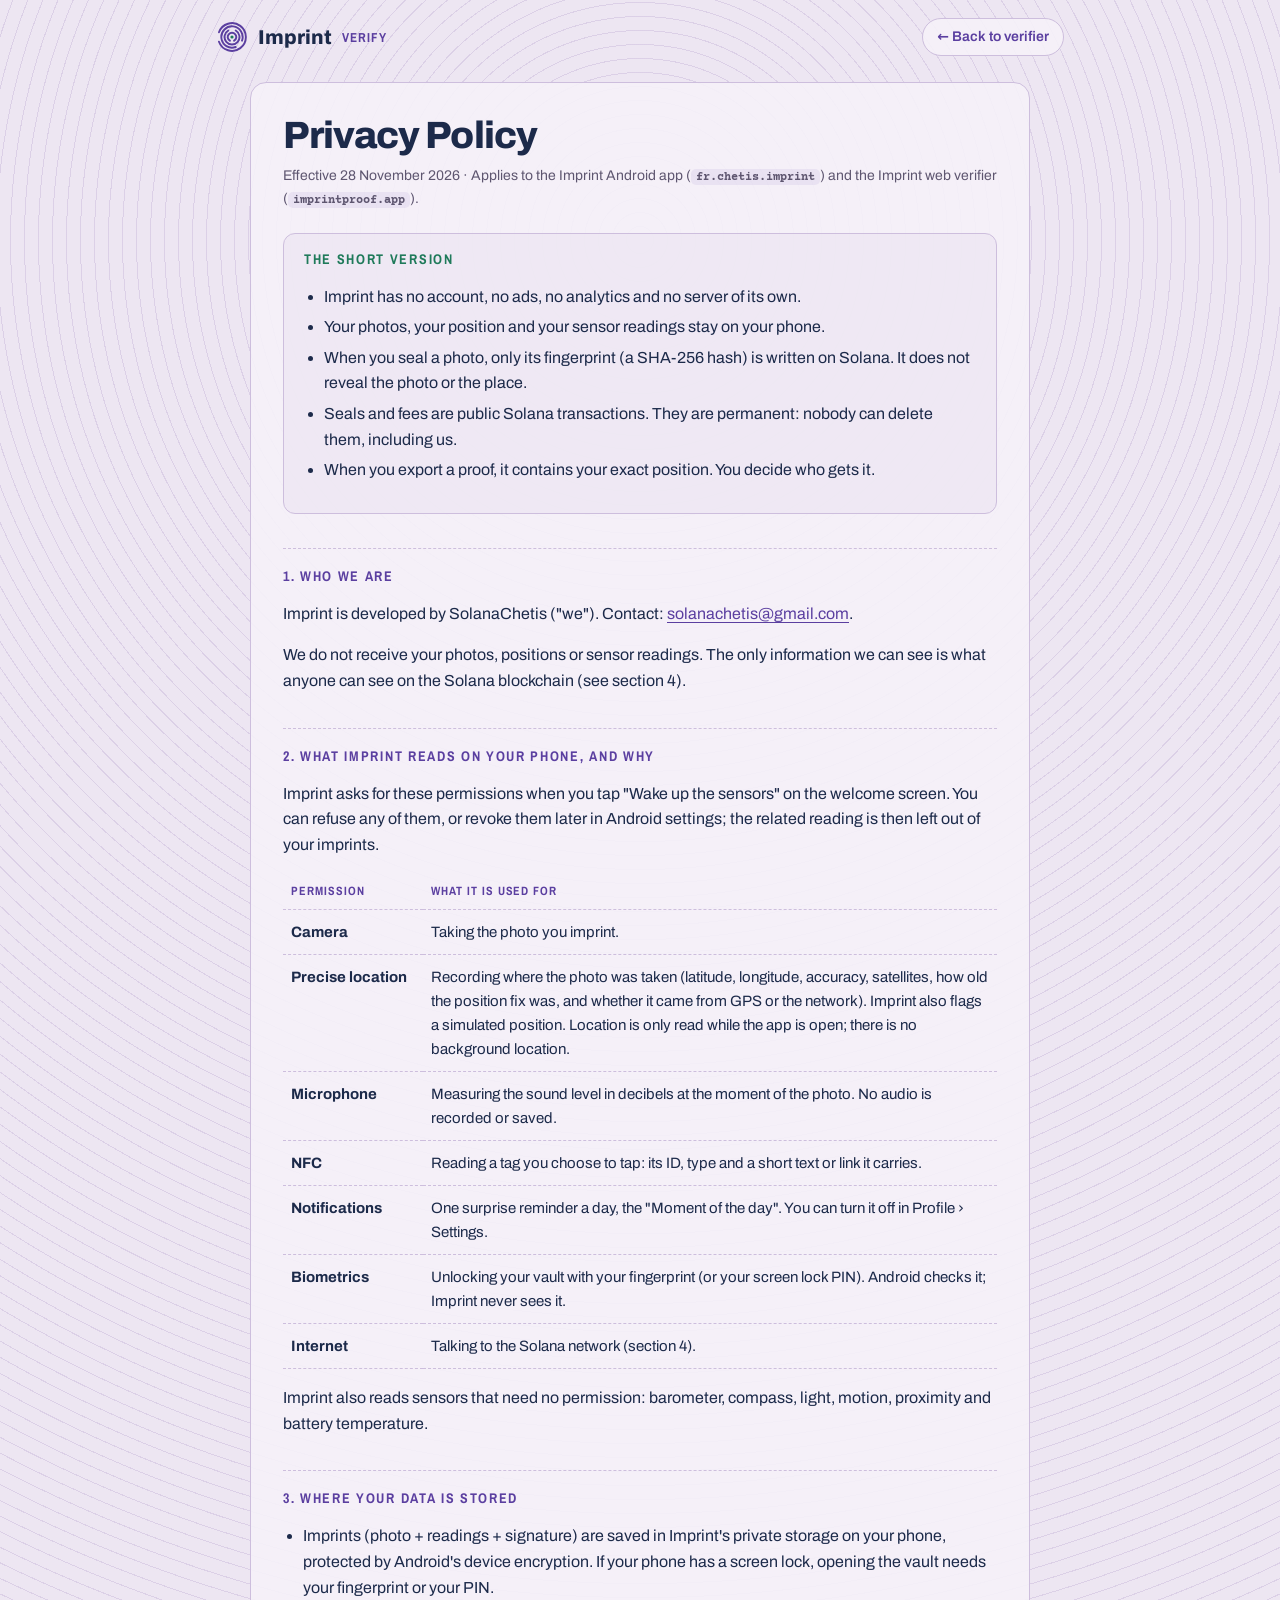
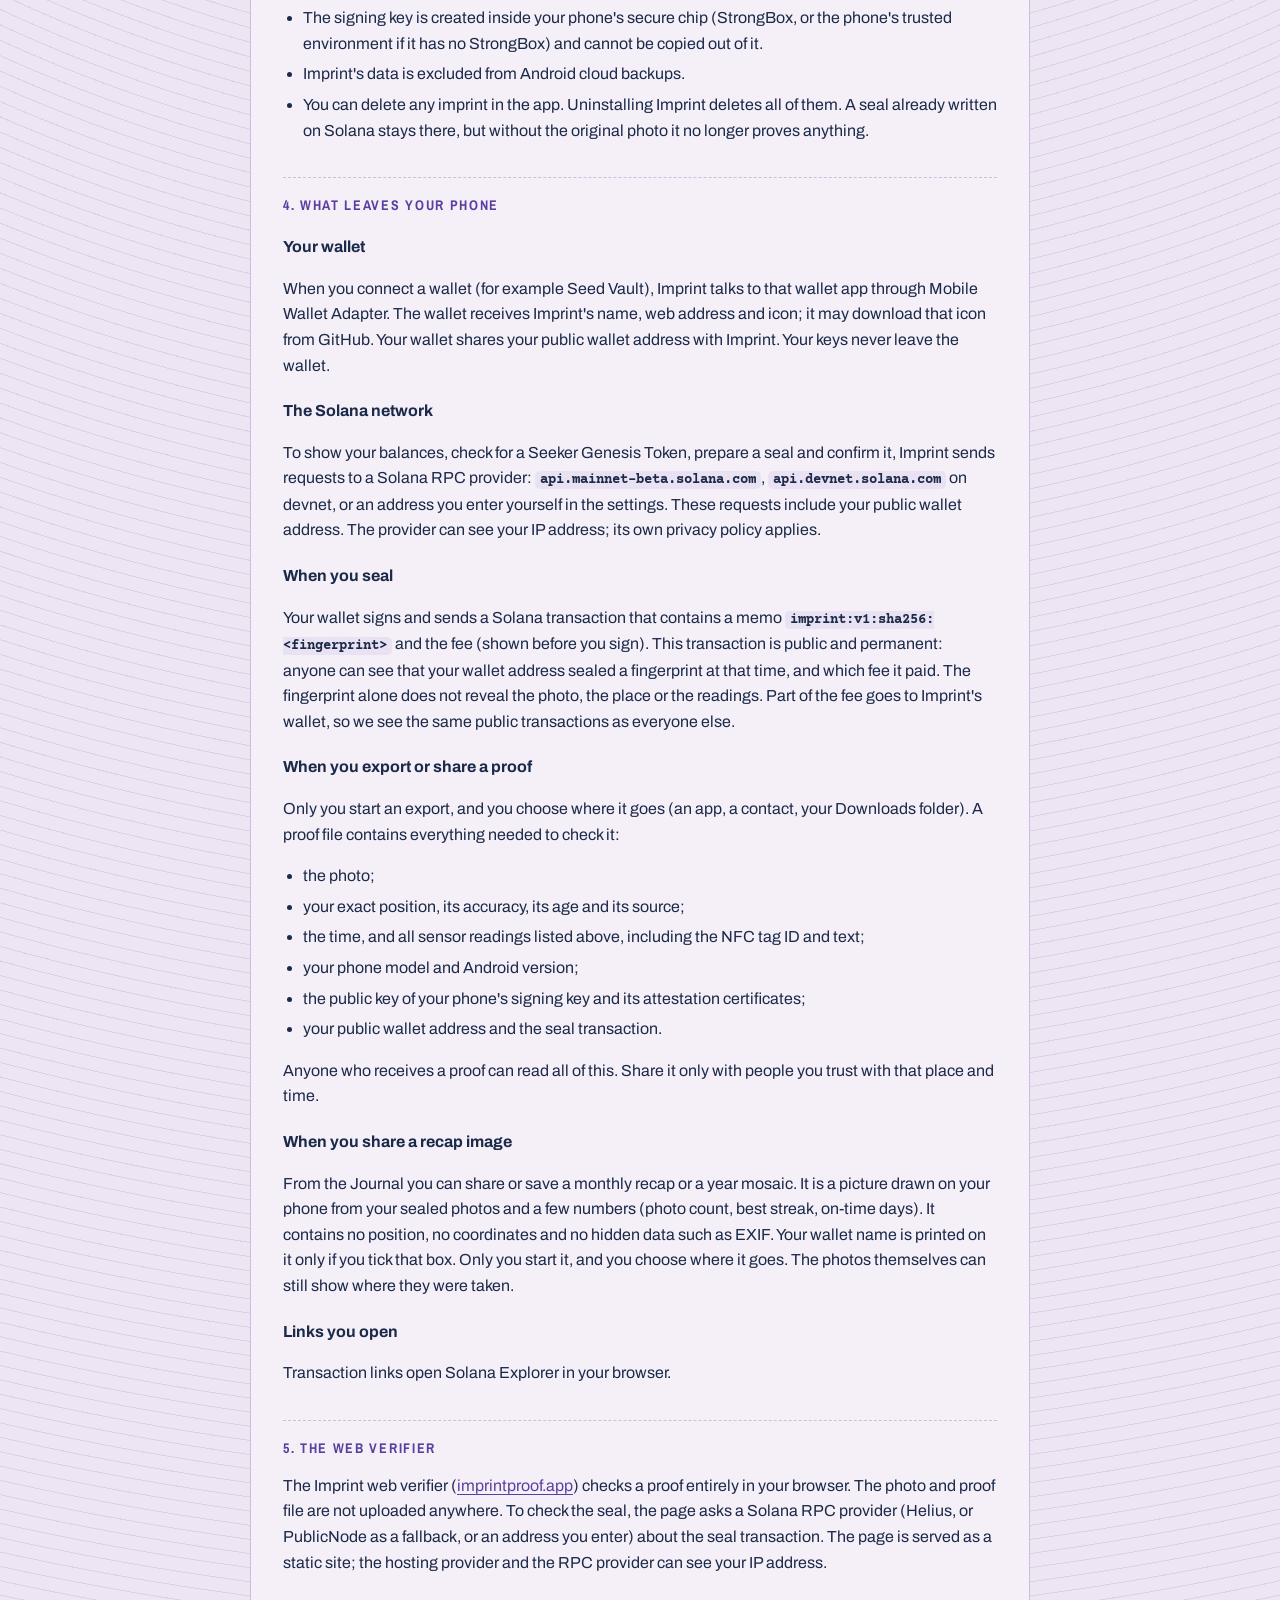
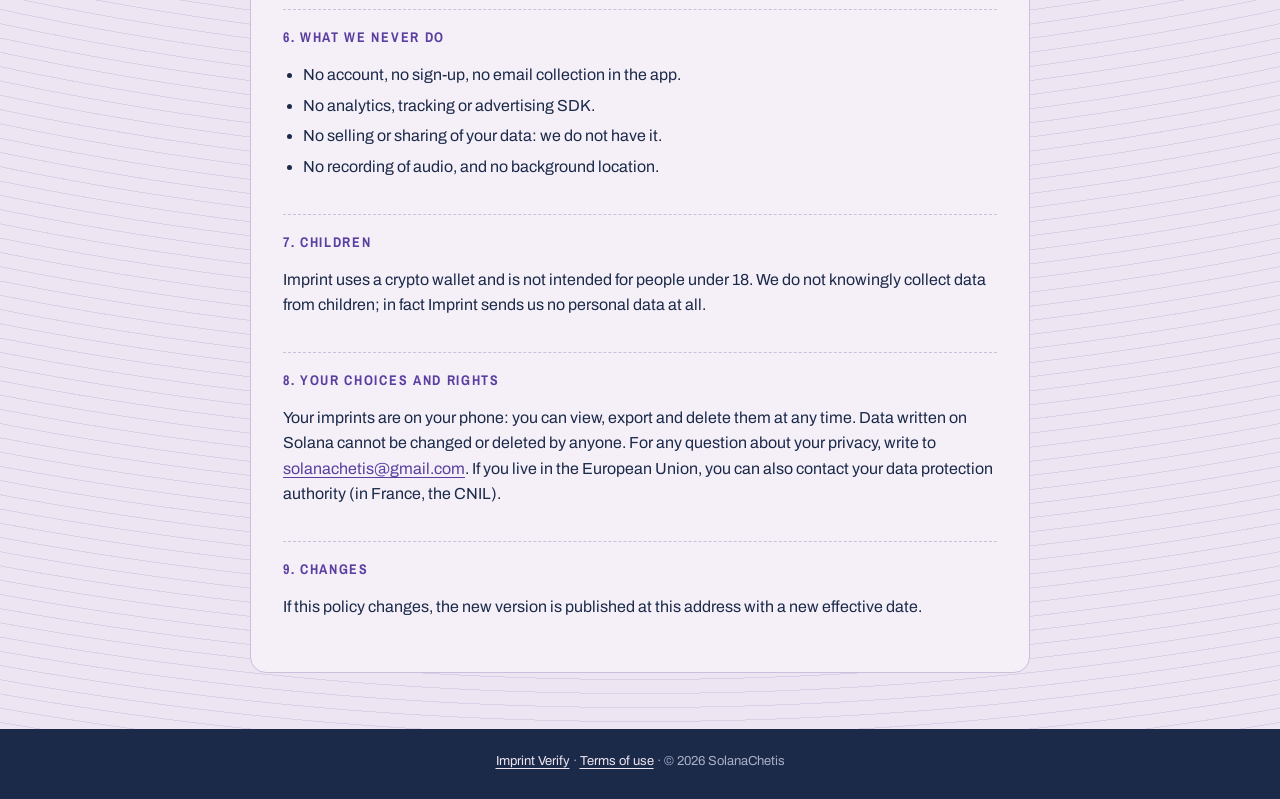
<file: privacy.html>
<!doctype html>
<html lang="en">
<head>
<meta charset="utf-8">
<meta name="viewport" content="width=device-width, initial-scale=1">
<meta name="referrer" content="no-referrer">
<title>Imprint Privacy Policy</title>
<meta name="description" content="Privacy Policy for the Imprint Android app and the Imprint web verifier at imprintproof.app.">
<link rel="canonical" href="https://imprintproof.app/privacy.html">
<link rel="icon" href="data:image/svg+xml,%3Csvg xmlns='http://www.w3.org/2000/svg' viewBox='24 24 60 60'%3E%3Cpath d='M29.57,45.11 A26,26 0 1,1 29.57,62.89 M60.84,72.79 A20,20 0 1,1 72.79,60.84 M61,41.88 A14,14 0 1,1 47,41.88 M50,60.93 A8,8 0 1,1 58,60.93' fill='none' stroke='%235B3FA0' stroke-width='4' stroke-linecap='round'/%3E%3C/svg%3E">
<link rel="stylesheet" href="legal.css">
</head>
<body>
<div class="wrap">
  <header>
    <a class="brand" href="./">
      <svg width="32" height="32" viewBox="24 24 60 60" aria-hidden="true">
        <path d="M29.57,45.11 A26,26 0 1,1 29.57,62.89 M60.84,72.79 A20,20 0 1,1 72.79,60.84 M61,41.88 A14,14 0 1,1 47,41.88 M50,60.93 A8,8 0 1,1 58,60.93" fill="none" stroke="#5B3FA0" stroke-width="3.6" stroke-linecap="round"/>
        <circle cx="54" cy="54" r="3" fill="#1F7A5A"/>
      </svg>
      Imprint <small>Verify</small>
    </a>
    <a class="back" href="./">← Back to verifier</a>
  </header>

  <main>
    <h1>Privacy Policy</h1>
    <p class="meta">Effective 28 November 2026 · Applies to the Imprint Android app (<code>fr.chetis.imprint</code>) and the Imprint web verifier (<code>imprintproof.app</code>).</p>

    <section class="short">
      <h2>The short version</h2>
      <ul>
        <li>Imprint has no account, no ads, no analytics and no server of its own.</li>
        <li>Your photos, your position and your sensor readings stay on your phone.</li>
        <li>When you seal a photo, only its fingerprint (a SHA-256 hash) is written on Solana. It does not reveal the photo or the place.</li>
        <li>Seals and fees are public Solana transactions. They are permanent: nobody can delete them, including us.</li>
        <li>When you export a proof, it contains your exact position. You decide who gets it.</li>
      </ul>
    </section>

    <h2>1. Who we are</h2>
    <p>Imprint is developed by SolanaChetis ("we"). Contact: <a href="mailto:solanachetis@gmail.com">solanachetis@gmail.com</a>.</p>
    <p>We do not receive your photos, positions or sensor readings. The only information we can see is what anyone can see on the Solana blockchain (see section 4).</p>

    <h2>2. What Imprint reads on your phone, and why</h2>
    <p>Imprint asks for these permissions when you tap "Wake up the sensors" on the welcome screen. You can refuse any of them, or revoke them later in Android settings; the related reading is then left out of your imprints.</p>
    <table>
      <thead><tr><th>Permission</th><th>What it is used for</th></tr></thead>
      <tbody>
        <tr><td>Camera</td><td>Taking the photo you imprint.</td></tr>
        <tr><td>Precise location</td><td>Recording where the photo was taken (latitude, longitude, accuracy, satellites, how old the position fix was, and whether it came from GPS or the network). Imprint also flags a simulated position. Location is only read while the app is open; there is no background location.</td></tr>
        <tr><td>Microphone</td><td>Measuring the sound level in decibels at the moment of the photo. No audio is recorded or saved.</td></tr>
        <tr><td>NFC</td><td>Reading a tag you choose to tap: its ID, type and a short text or link it carries.</td></tr>
        <tr><td>Notifications</td><td>One surprise reminder a day, the "Moment of the day". You can turn it off in Profile › Settings.</td></tr>
        <tr><td>Biometrics</td><td>Unlocking your vault with your fingerprint (or your screen lock PIN). Android checks it; Imprint never sees it.</td></tr>
        <tr><td>Internet</td><td>Talking to the Solana network (section 4).</td></tr>
      </tbody>
    </table>
    <p>Imprint also reads sensors that need no permission: barometer, compass, light, motion, proximity and battery temperature.</p>

    <h2>3. Where your data is stored</h2>
    <ul>
      <li>Imprints (photo + readings + signature) are saved in Imprint's private storage on your phone, protected by Android's device encryption. If your phone has a screen lock, opening the vault needs your fingerprint or your PIN.</li>
      <li>The signing key is created inside your phone's secure chip (StrongBox, or the phone's trusted environment if it has no StrongBox) and cannot be copied out of it.</li>
      <li>Imprint's data is excluded from Android cloud backups.</li>
      <li>You can delete any imprint in the app. Uninstalling Imprint deletes all of them. A seal already written on Solana stays there, but without the original photo it no longer proves anything.</li>
    </ul>

    <h2>4. What leaves your phone</h2>
    <h3>Your wallet</h3>
    <p>When you connect a wallet (for example Seed Vault), Imprint talks to that wallet app through Mobile Wallet Adapter. The wallet receives Imprint's name, web address and icon; it may download that icon from GitHub. Your wallet shares your public wallet address with Imprint. Your keys never leave the wallet.</p>
    <h3>The Solana network</h3>
    <p>To show your balances, check for a Seeker Genesis Token, prepare a seal and confirm it, Imprint sends requests to a Solana RPC provider: <code>api.mainnet-beta.solana.com</code>, <code>api.devnet.solana.com</code> on devnet, or an address you enter yourself in the settings. These requests include your public wallet address. The provider can see your IP address; its own privacy policy applies.</p>
    <h3>When you seal</h3>
    <p>Your wallet signs and sends a Solana transaction that contains a memo <code>imprint:v1:sha256:&lt;fingerprint&gt;</code> and the fee (shown before you sign). This transaction is public and permanent: anyone can see that your wallet address sealed a fingerprint at that time, and which fee it paid. The fingerprint alone does not reveal the photo, the place or the readings. Part of the fee goes to Imprint's wallet, so we see the same public transactions as everyone else.</p>
    <h3>When you export or share a proof</h3>
    <p>Only you start an export, and you choose where it goes (an app, a contact, your Downloads folder). A proof file contains everything needed to check it:</p>
    <ul>
      <li>the photo;</li>
      <li>your exact position, its accuracy, its age and its source;</li>
      <li>the time, and all sensor readings listed above, including the NFC tag ID and text;</li>
      <li>your phone model and Android version;</li>
      <li>the public key of your phone's signing key and its attestation certificates;</li>
      <li>your public wallet address and the seal transaction.</li>
    </ul>
    <p>Anyone who receives a proof can read all of this. Share it only with people you trust with that place and time.</p>
    <h3>When you share a recap image</h3>
    <p>From the Journal you can share or save a monthly recap or a year mosaic. It is a picture drawn on your phone from your sealed photos and a few numbers (photo count, best streak, on-time days). It contains no position, no coordinates and no hidden data such as EXIF. Your wallet name is printed on it only if you tick that box. Only you start it, and you choose where it goes. The photos themselves can still show where they were taken.</p>
    <h3>Links you open</h3>
    <p>Transaction links open Solana Explorer in your browser.</p>

    <h2>5. The web verifier</h2>
    <p>The Imprint web verifier (<a href="https://imprintproof.app/">imprintproof.app</a>) checks a proof entirely in your browser. The photo and proof file are not uploaded anywhere. To check the seal, the page asks a Solana RPC provider (Helius, or PublicNode as a fallback, or an address you enter) about the seal transaction. The page is served as a static site; the hosting provider and the RPC provider can see your IP address.</p>

    <h2>6. What we never do</h2>
    <ul>
      <li>No account, no sign-up, no email collection in the app.</li>
      <li>No analytics, tracking or advertising SDK.</li>
      <li>No selling or sharing of your data: we do not have it.</li>
      <li>No recording of audio, and no background location.</li>
    </ul>

    <h2>7. Children</h2>
    <p>Imprint uses a crypto wallet and is not intended for people under 18. We do not knowingly collect data from children; in fact Imprint sends us no personal data at all.</p>

    <h2>8. Your choices and rights</h2>
    <p>Your imprints are on your phone: you can view, export and delete them at any time. Data written on Solana cannot be changed or deleted by anyone. For any question about your privacy, write to <a href="mailto:solanachetis@gmail.com">solanachetis@gmail.com</a>. If you live in the European Union, you can also contact your data protection authority (in France, the CNIL).</p>

    <h2>9. Changes</h2>
    <p>If this policy changes, the new version is published at this address with a new effective date.</p>
  </main>
</div>

<footer>
  <a href="./">Imprint Verify</a> · <a href="terms.html">Terms of use</a> · © 2026 SolanaChetis
</footer>
</body>
</html>
</file>
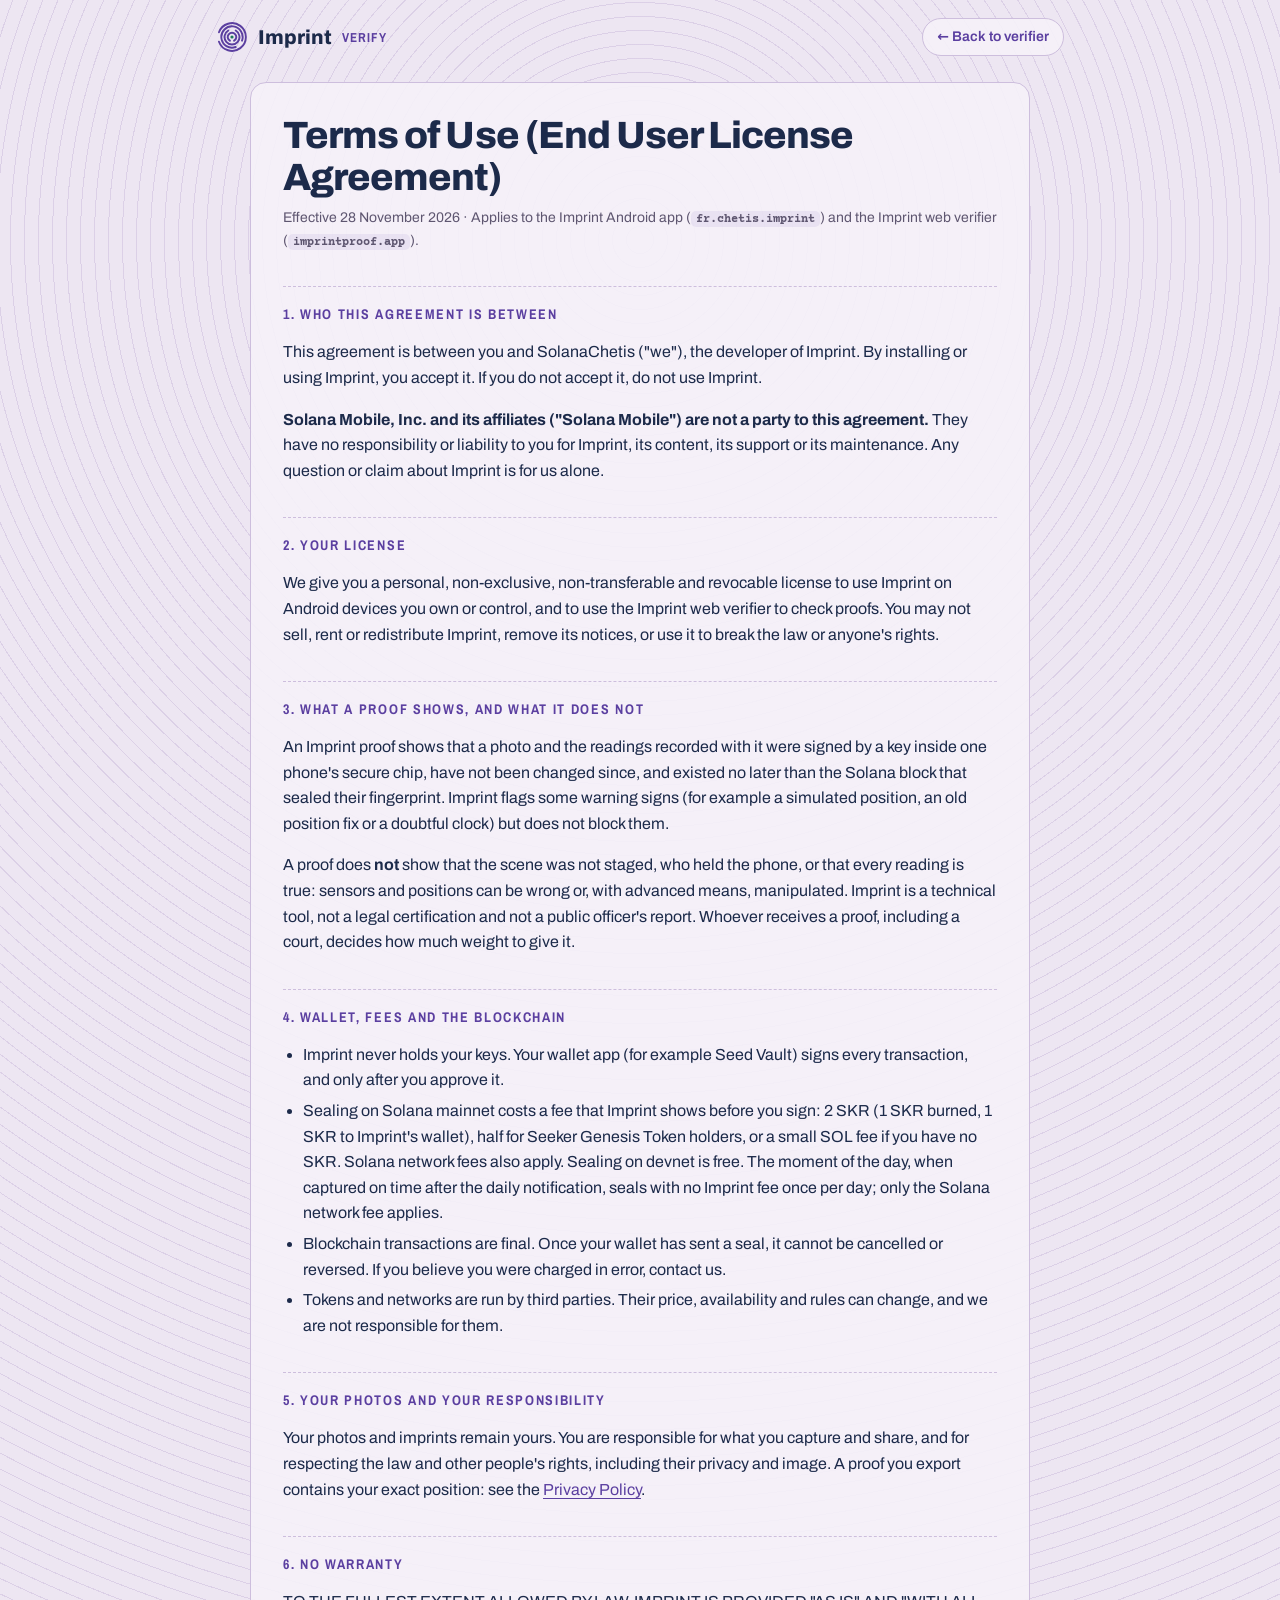
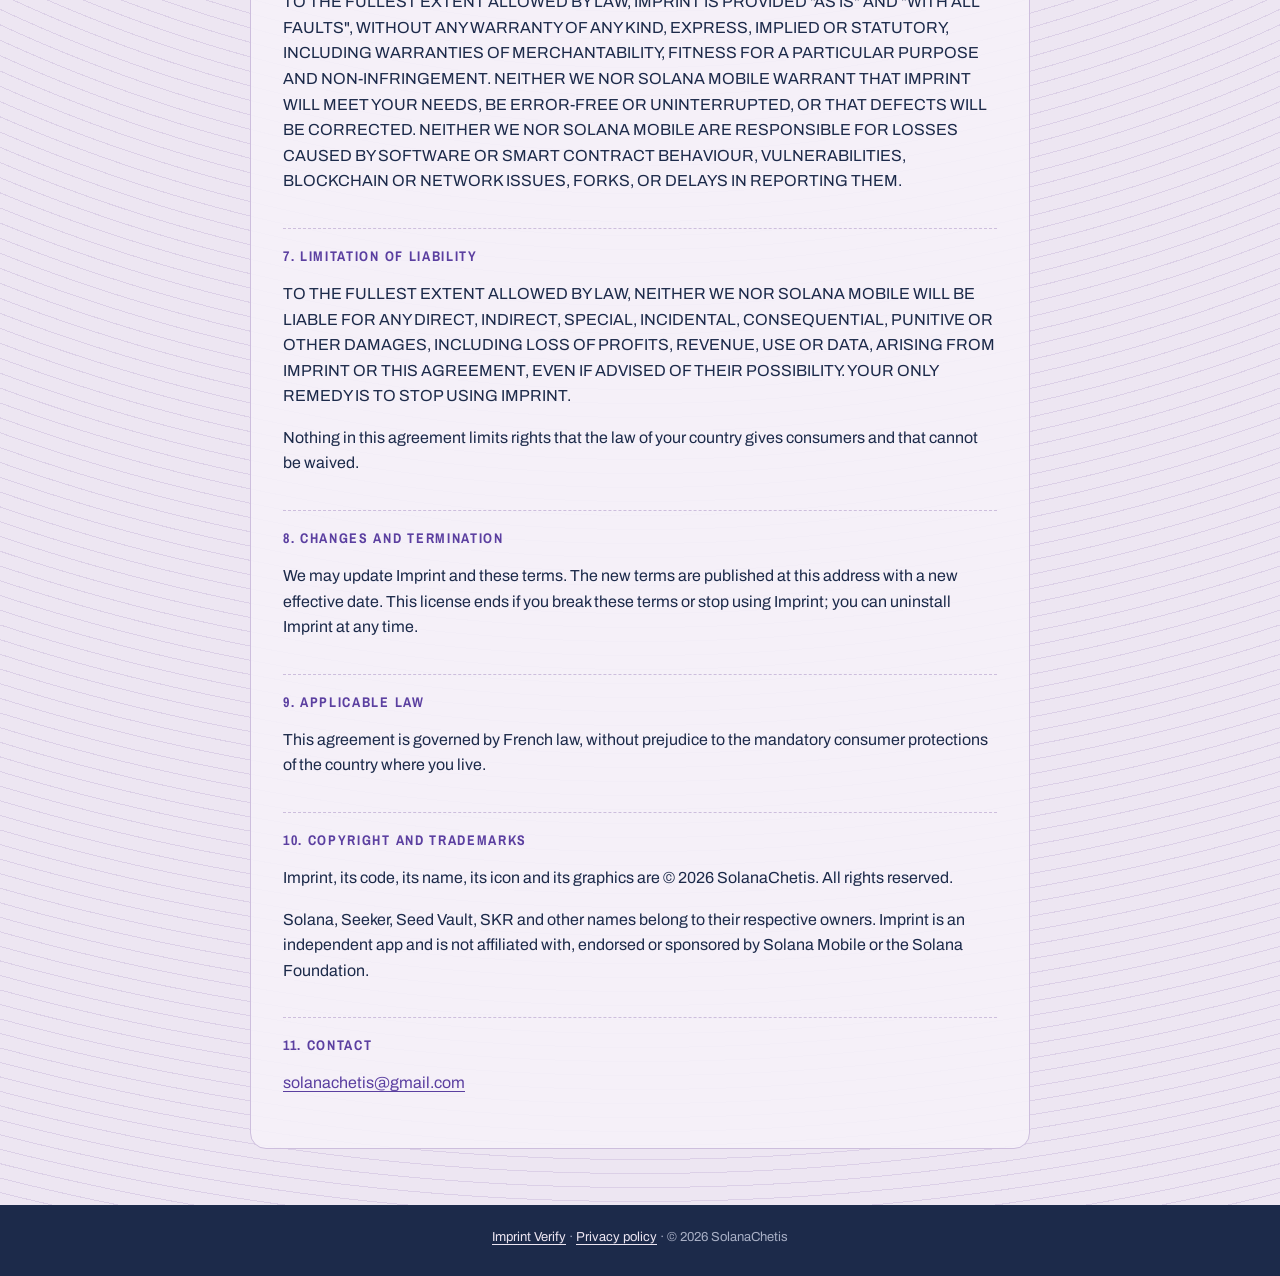
<file: terms.html>
<!doctype html>
<html lang="en">
<head>
<meta charset="utf-8">
<meta name="viewport" content="width=device-width, initial-scale=1">
<meta name="referrer" content="no-referrer">
<title>Imprint Terms of Use</title>
<meta name="description" content="Terms of Use for the Imprint Android app and the Imprint web verifier at imprintproof.app.">
<link rel="canonical" href="https://imprintproof.app/terms.html">
<link rel="icon" href="data:image/svg+xml,%3Csvg xmlns='http://www.w3.org/2000/svg' viewBox='24 24 60 60'%3E%3Cpath d='M29.57,45.11 A26,26 0 1,1 29.57,62.89 M60.84,72.79 A20,20 0 1,1 72.79,60.84 M61,41.88 A14,14 0 1,1 47,41.88 M50,60.93 A8,8 0 1,1 58,60.93' fill='none' stroke='%235B3FA0' stroke-width='4' stroke-linecap='round'/%3E%3C/svg%3E">
<link rel="stylesheet" href="legal.css">
</head>
<body>
<div class="wrap">
  <header>
    <a class="brand" href="./">
      <svg width="32" height="32" viewBox="24 24 60 60" aria-hidden="true">
        <path d="M29.57,45.11 A26,26 0 1,1 29.57,62.89 M60.84,72.79 A20,20 0 1,1 72.79,60.84 M61,41.88 A14,14 0 1,1 47,41.88 M50,60.93 A8,8 0 1,1 58,60.93" fill="none" stroke="#5B3FA0" stroke-width="3.6" stroke-linecap="round"/>
        <circle cx="54" cy="54" r="3" fill="#1F7A5A"/>
      </svg>
      Imprint <small>Verify</small>
    </a>
    <a class="back" href="./">← Back to verifier</a>
  </header>

  <main>
    <h1>Terms of Use (End User License Agreement)</h1>
    <p class="meta">Effective 28 November 2026 · Applies to the Imprint Android app (<code>fr.chetis.imprint</code>) and the Imprint web verifier (<code>imprintproof.app</code>).</p>

    <h2>1. Who this agreement is between</h2>
    <p>This agreement is between you and SolanaChetis ("we"), the developer of Imprint. By installing or using Imprint, you accept it. If you do not accept it, do not use Imprint.</p>
    <p><strong>Solana Mobile, Inc. and its affiliates ("Solana Mobile") are not a party to this agreement.</strong> They have no responsibility or liability to you for Imprint, its content, its support or its maintenance. Any question or claim about Imprint is for us alone.</p>

    <h2>2. Your license</h2>
    <p>We give you a personal, non-exclusive, non-transferable and revocable license to use Imprint on Android devices you own or control, and to use the Imprint web verifier to check proofs. You may not sell, rent or redistribute Imprint, remove its notices, or use it to break the law or anyone's rights.</p>

    <h2>3. What a proof shows, and what it does not</h2>
    <p>An Imprint proof shows that a photo and the readings recorded with it were signed by a key inside one phone's secure chip, have not been changed since, and existed no later than the Solana block that sealed their fingerprint. Imprint flags some warning signs (for example a simulated position, an old position fix or a doubtful clock) but does not block them.</p>
    <p>A proof does <strong>not</strong> show that the scene was not staged, who held the phone, or that every reading is true: sensors and positions can be wrong or, with advanced means, manipulated. Imprint is a technical tool, not a legal certification and not a public officer's report. Whoever receives a proof, including a court, decides how much weight to give it.</p>

    <h2>4. Wallet, fees and the blockchain</h2>
    <ul>
      <li>Imprint never holds your keys. Your wallet app (for example Seed Vault) signs every transaction, and only after you approve it.</li>
      <li>Sealing on Solana mainnet costs a fee that Imprint shows before you sign: 2 SKR (1 SKR burned, 1 SKR to Imprint's wallet), half for Seeker Genesis Token holders, or a small SOL fee if you have no SKR. Solana network fees also apply. Sealing on devnet is free. The moment of the day, when captured on time after the daily notification, seals with no Imprint fee once per day; only the Solana network fee applies.</li>
      <li>Blockchain transactions are final. Once your wallet has sent a seal, it cannot be cancelled or reversed. If you believe you were charged in error, contact us.</li>
      <li>Tokens and networks are run by third parties. Their price, availability and rules can change, and we are not responsible for them.</li>
    </ul>

    <h2>5. Your photos and your responsibility</h2>
    <p>Your photos and imprints remain yours. You are responsible for what you capture and share, and for respecting the law and other people's rights, including their privacy and image. A proof you export contains your exact position: see the <a href="privacy.html">Privacy Policy</a>.</p>

    <h2>6. No warranty</h2>
    <p>TO THE FULLEST EXTENT ALLOWED BY LAW, IMPRINT IS PROVIDED "AS IS" AND "WITH ALL FAULTS", WITHOUT ANY WARRANTY OF ANY KIND, EXPRESS, IMPLIED OR STATUTORY, INCLUDING WARRANTIES OF MERCHANTABILITY, FITNESS FOR A PARTICULAR PURPOSE AND NON-INFRINGEMENT. NEITHER WE NOR SOLANA MOBILE WARRANT THAT IMPRINT WILL MEET YOUR NEEDS, BE ERROR-FREE OR UNINTERRUPTED, OR THAT DEFECTS WILL BE CORRECTED. NEITHER WE NOR SOLANA MOBILE ARE RESPONSIBLE FOR LOSSES CAUSED BY SOFTWARE OR SMART CONTRACT BEHAVIOUR, VULNERABILITIES, BLOCKCHAIN OR NETWORK ISSUES, FORKS, OR DELAYS IN REPORTING THEM.</p>

    <h2>7. Limitation of liability</h2>
    <p>TO THE FULLEST EXTENT ALLOWED BY LAW, NEITHER WE NOR SOLANA MOBILE WILL BE LIABLE FOR ANY DIRECT, INDIRECT, SPECIAL, INCIDENTAL, CONSEQUENTIAL, PUNITIVE OR OTHER DAMAGES, INCLUDING LOSS OF PROFITS, REVENUE, USE OR DATA, ARISING FROM IMPRINT OR THIS AGREEMENT, EVEN IF ADVISED OF THEIR POSSIBILITY. YOUR ONLY REMEDY IS TO STOP USING IMPRINT.</p>
    <p>Nothing in this agreement limits rights that the law of your country gives consumers and that cannot be waived.</p>

    <h2>8. Changes and termination</h2>
    <p>We may update Imprint and these terms. The new terms are published at this address with a new effective date. This license ends if you break these terms or stop using Imprint; you can uninstall Imprint at any time.</p>

    <h2>9. Applicable law</h2>
    <p>This agreement is governed by French law, without prejudice to the mandatory consumer protections of the country where you live.</p>

    <h2>10. Copyright and trademarks</h2>
    <p id="copyright">Imprint, its code, its name, its icon and its graphics are © 2026 SolanaChetis. All rights reserved.</p>
    <p>Solana, Seeker, Seed Vault, SKR and other names belong to their respective owners. Imprint is an independent app and is not affiliated with, endorsed or sponsored by Solana Mobile or the Solana Foundation.</p>

    <h2>11. Contact</h2>
    <p><a href="mailto:solanachetis@gmail.com">solanachetis@gmail.com</a></p>
  </main>
</div>

<footer>
  <a href="./">Imprint Verify</a> · <a href="privacy.html">Privacy policy</a> · © 2026 SolanaChetis
</footer>
</body>
</html>
</file>
<file: legal.css>
@font-face { font-family: Archivo; src: url(fonts/archivo.woff2) format("woff2"); font-weight: 100 900; font-display: swap; }
@font-face { font-family: "Archivo Narrow"; src: url(fonts/archivo-narrow.woff2) format("woff2"); font-weight: 400 700; font-display: swap; }
@font-face { font-family: "Courier Prime"; src: url(fonts/courier-prime-bold.woff2) format("woff2"); font-weight: 700; font-display: swap; }

:root {
  color-scheme: light;
  --bg: #ede6f2;
  --surface: rgba(246, 241, 249, .92);
  --surface-strong: #f6f1f9;
  --outline: #cdbedd;
  --text: #1c2a4a;
  --muted: #5e5670;
  --purple: #5b3fa0;
  --mint: #1f7a5a;
  --navy: #1c2a4a;
  --mono: "Courier Prime", ui-monospace, "Cascadia Mono", Consolas, monospace;
  --narrow: "Archivo Narrow", "Arial Narrow", sans-serif;
}

* { box-sizing: border-box; }
html { -webkit-text-size-adjust: 100%; }
html, body { margin: 0; }
body {
  background: var(--bg);
  color: var(--text);
  font: 16px/1.6 Archivo, system-ui, -apple-system, "Segoe UI", Roboto, sans-serif;
  -webkit-font-smoothing: antialiased;
  background-image: repeating-radial-gradient(circle at 50% 240px, transparent 0 13px, rgba(205, 190, 221, .55) 13px 14px);
}

::selection { background: var(--purple); color: #fff; }
a { color: var(--purple); text-underline-offset: 3px; }
a:focus-visible { outline: 2px solid var(--purple); outline-offset: 3px; }

.wrap { max-width: 880px; margin: 0 auto; padding: 0 16px; }
header { display: flex; align-items: center; justify-content: space-between; gap: 16px; padding: 18px 0; }
.brand {
  display: inline-flex; align-items: center; gap: 10px;
  font-weight: 800; font-size: 20px; color: var(--text); text-decoration: none;
}
.brand small {
  font: 700 13px var(--narrow); text-transform: uppercase;
  letter-spacing: .08em; color: var(--purple);
}
.back {
  font-weight: 600; font-size: 14px; text-decoration: none;
  padding: 7px 14px; border-radius: 999px;
  background: var(--surface); border: 1.5px solid var(--outline);
}
.back:hover { background: var(--surface-strong); border-color: var(--purple); }

main {
  max-width: 780px; margin: 8px auto 0;
  background: var(--surface); border: 1.5px solid var(--outline);
  border-radius: 16px; padding: 32px 32px 36px;
}
@media (max-width: 600px) { main { padding: 22px 18px 26px; } }

h1 { font-size: clamp(28px, 4.5vw, 38px); font-weight: 800; line-height: 1.1; letter-spacing: -.025em; margin: 0 0 8px; }
h2 {
  font: 700 14px var(--narrow); text-transform: uppercase; letter-spacing: .12em;
  color: var(--purple); margin: 34px 0 10px; padding-top: 18px; border-top: 1.5px dashed var(--outline);
}
h3 { font-size: 16px; font-weight: 700; margin: 20px 0 6px; color: var(--text); }
p, li { color: var(--text); }
.meta { color: var(--muted); font-size: 14px; margin: 0; }

.short {
  background: rgba(237, 230, 242, .7);
  border: 1.5px solid var(--outline);
  border-radius: 12px;
  padding: 16px 20px 14px;
  margin-top: 22px;
}
.short h2 { margin: 0 0 8px; padding-top: 0; border-top: 0; color: var(--mint); }

ul { padding-left: 20px; }
li { margin: 5px 0; }
code {
  font-family: var(--mono); font-size: .88em; overflow-wrap: anywhere;
  background: rgba(91, 63, 160, .08); padding: 1px 5px; border-radius: 5px;
}

table { width: 100%; border-collapse: collapse; margin: 14px 0; font-size: 15px; }
th, td { text-align: left; vertical-align: top; padding: 10px 8px; border-bottom: 1.5px dashed var(--outline); }
th { font: 700 12px var(--narrow); text-transform: uppercase; letter-spacing: .08em; color: var(--purple); }
td:first-child { white-space: nowrap; font-weight: 700; padding-right: 16px; }
@media (max-width: 520px) { td:first-child { white-space: normal; } }

footer {
  color: #a9b0c6; background: var(--navy); font-size: 13px;
  padding: 22px 16px 28px; margin-top: 56px; text-align: center;
}
footer a { color: #ede6f2; }
</file>
